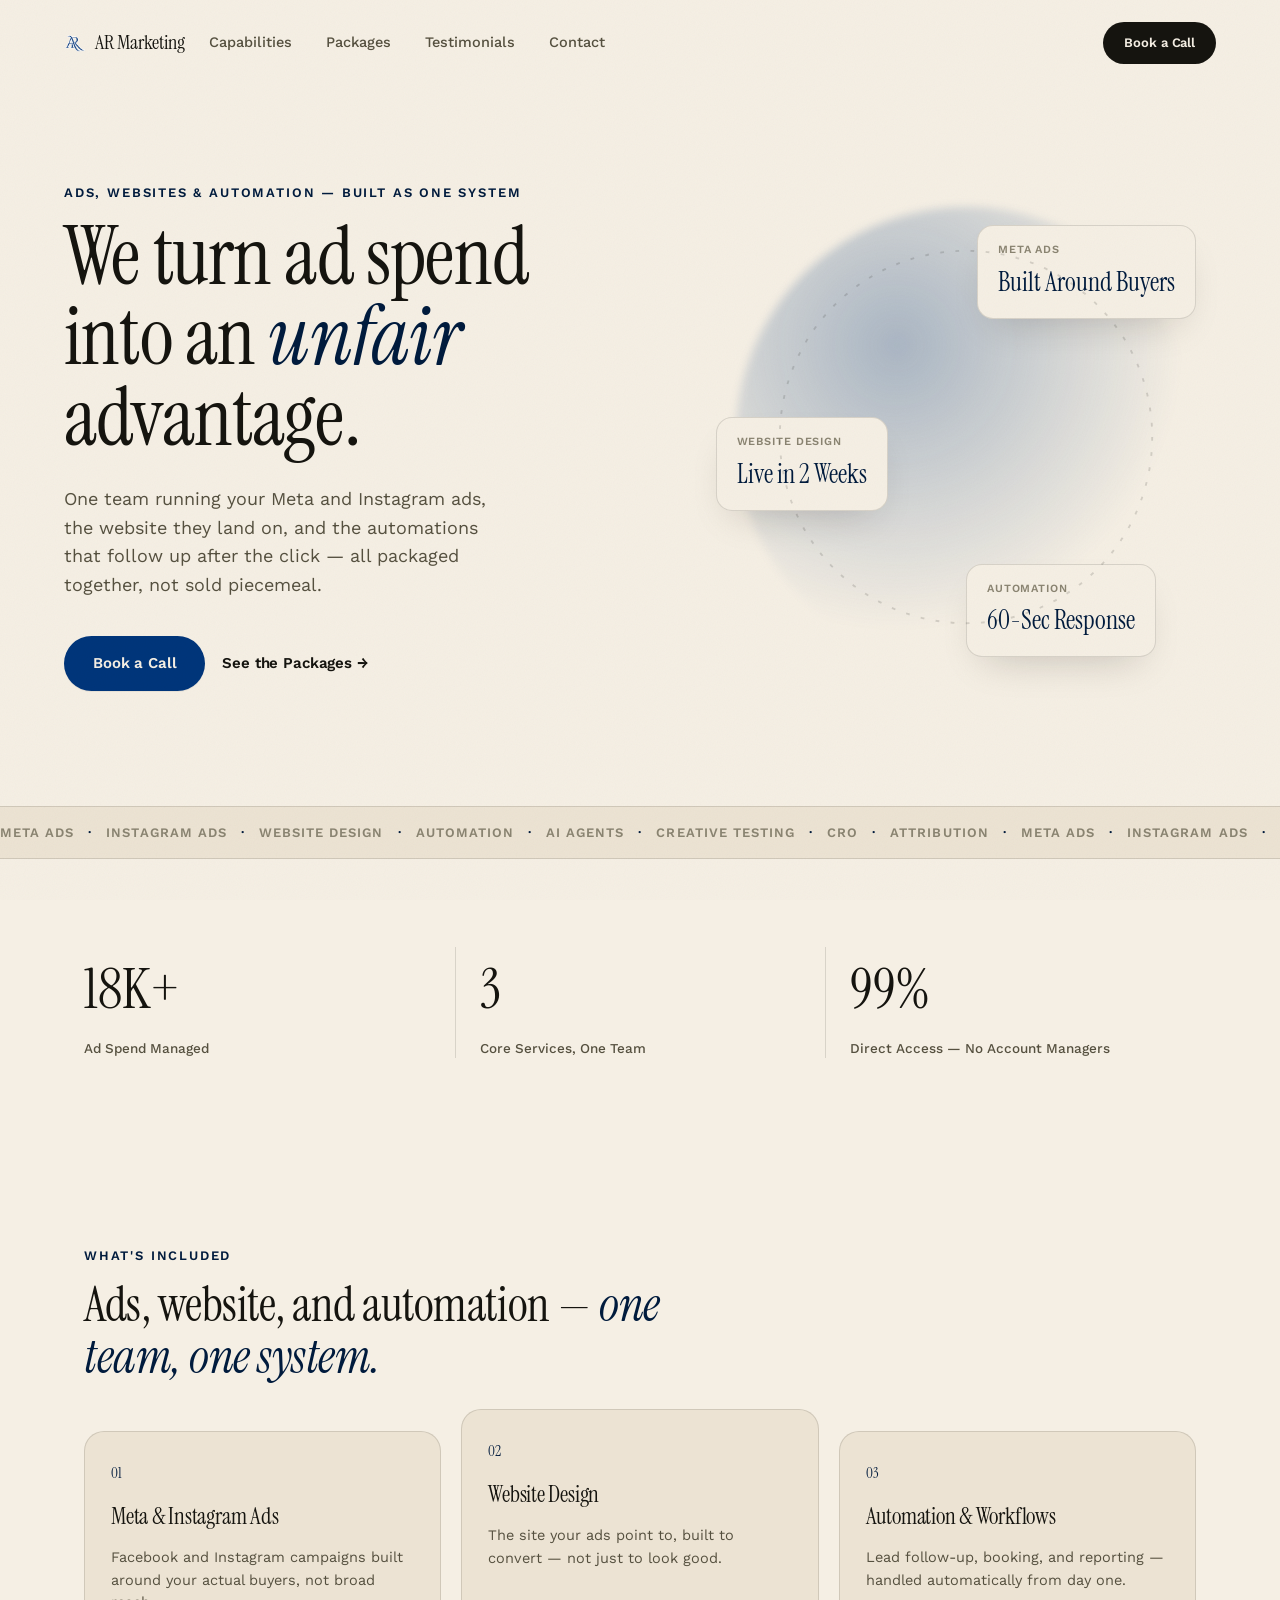
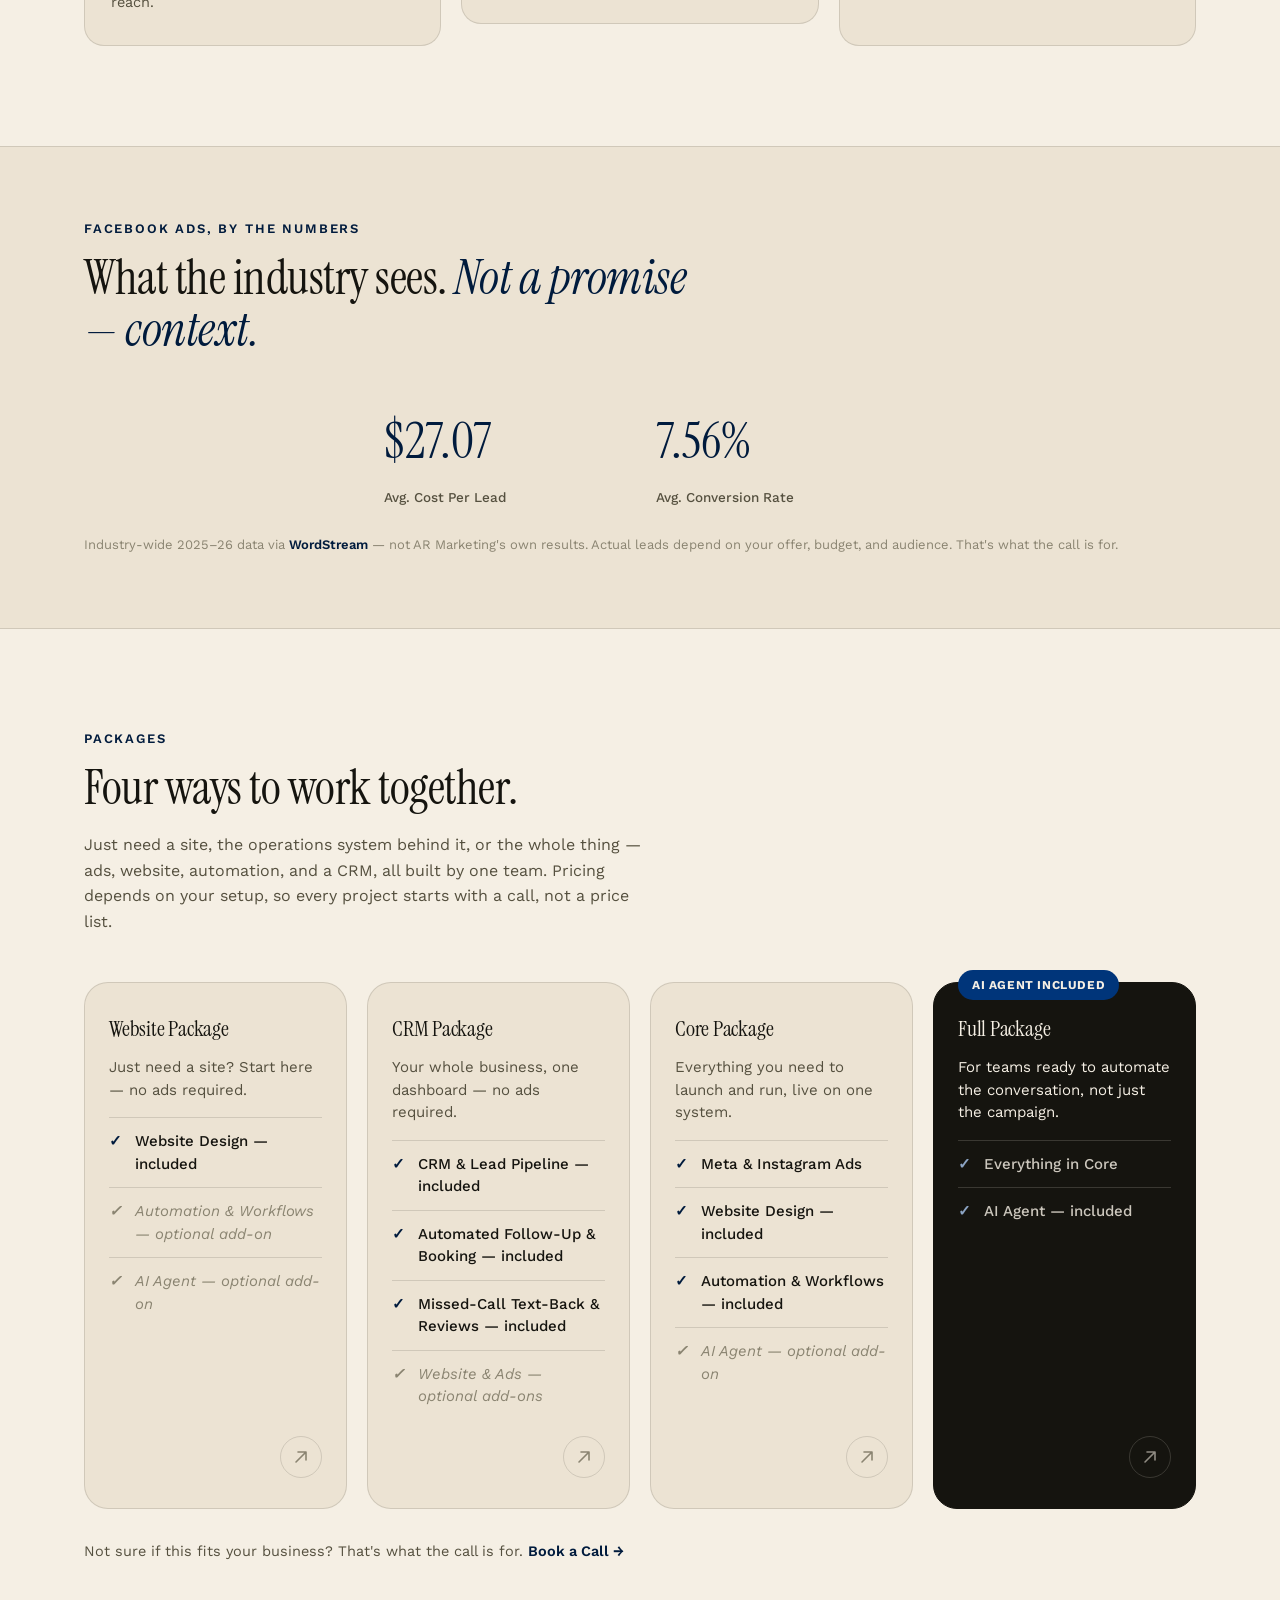
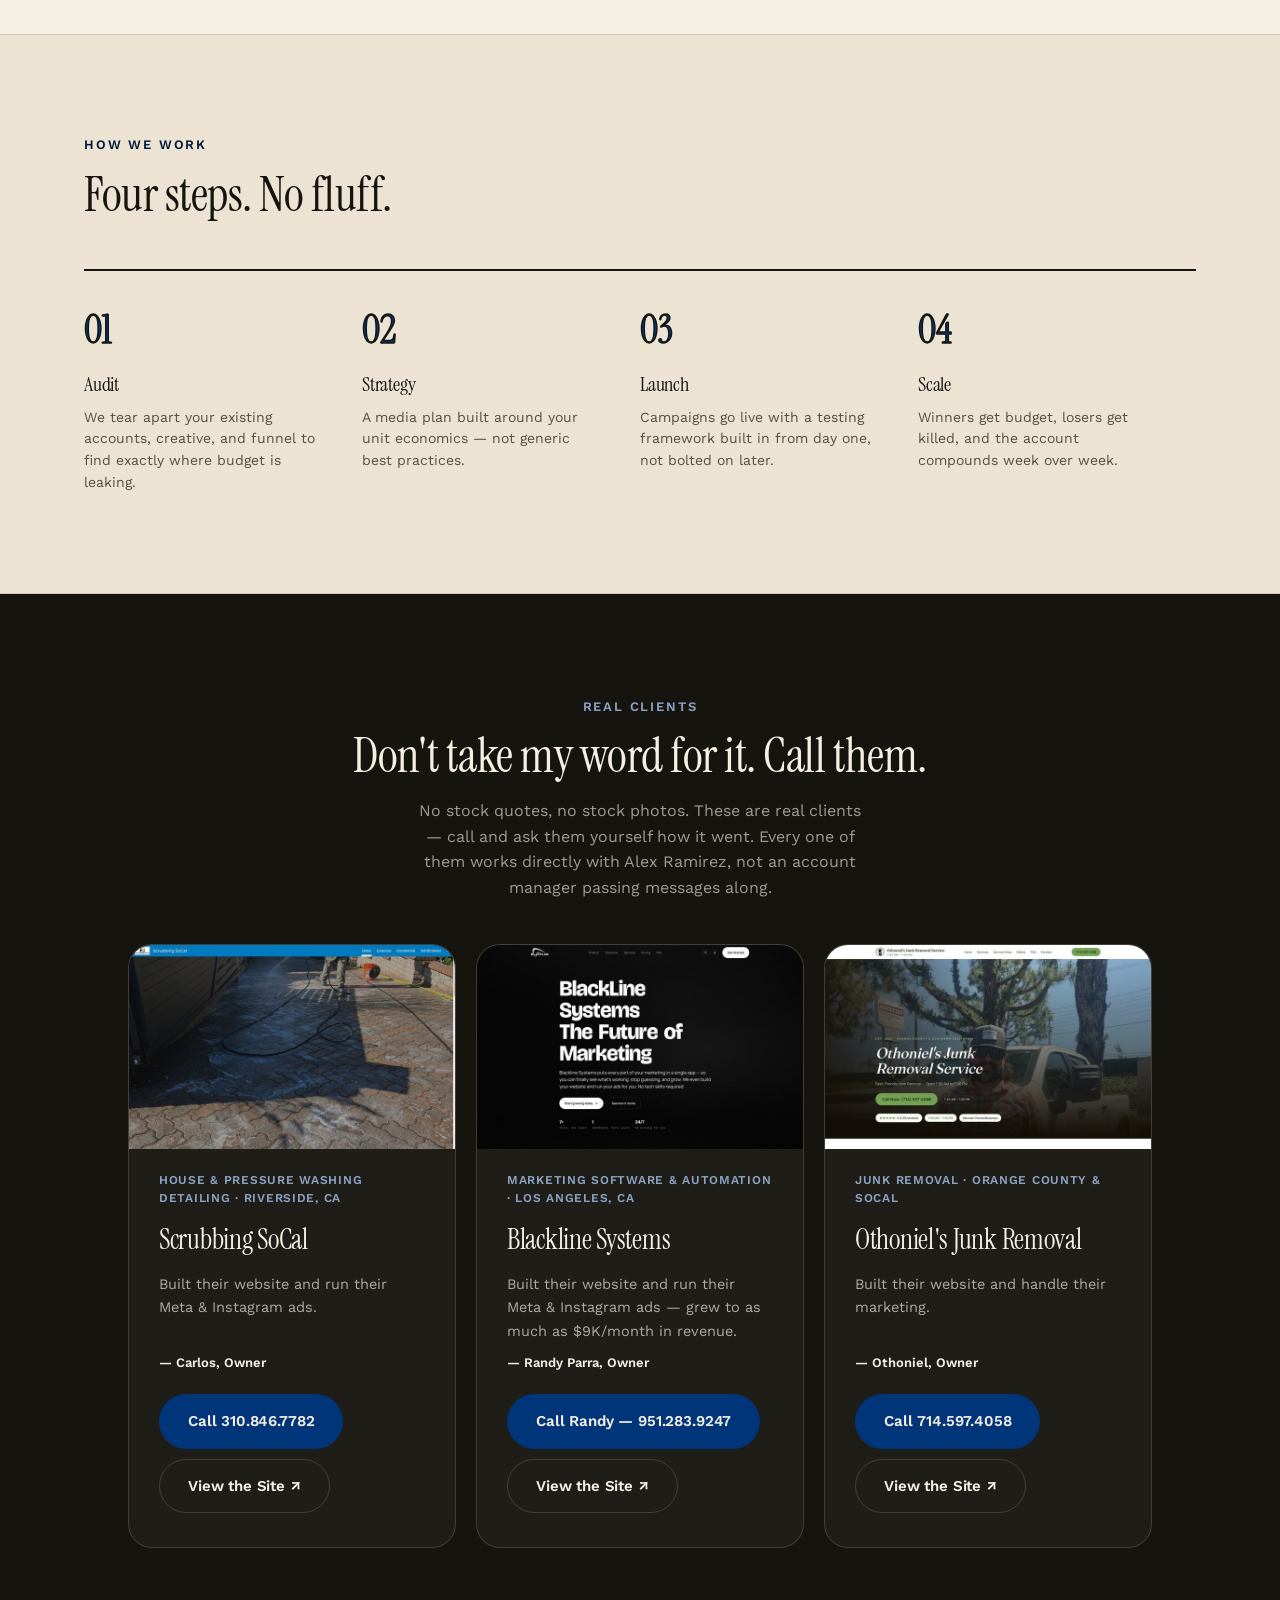
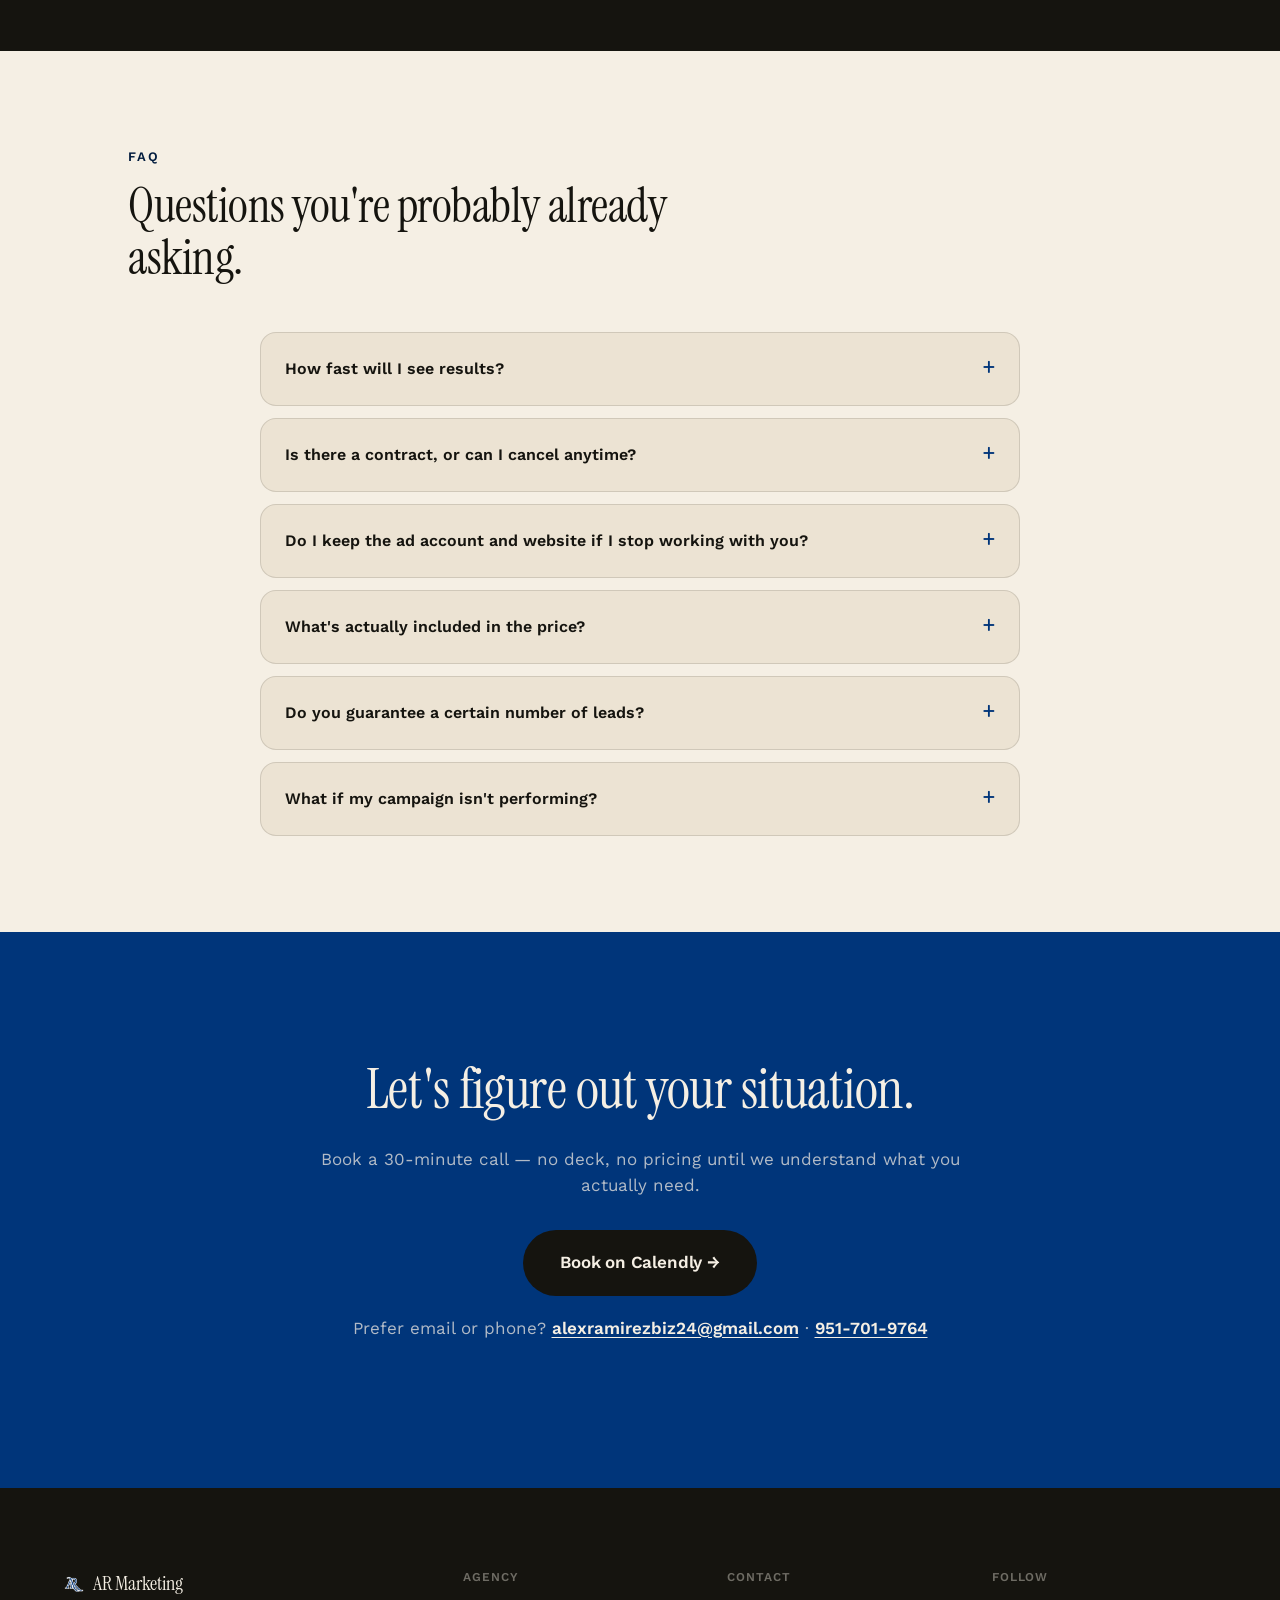
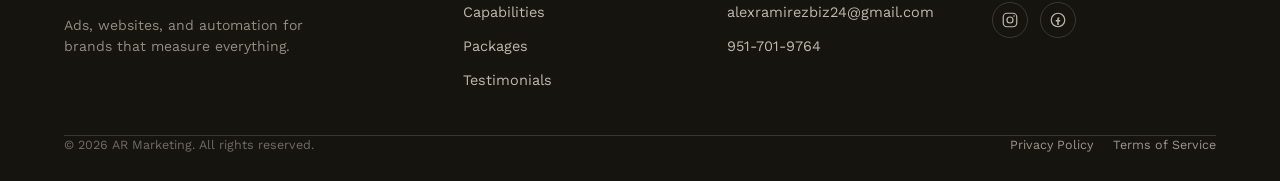
<file: index.html>
<!DOCTYPE html>
<html lang="en">
<head>
<meta charset="UTF-8">
<meta name="viewport" content="width=device-width, initial-scale=1.0">
<meta name="google-site-verification" content="XHoFRtKydpeQtQ1MDkKZIFdMUDRJveEJZdEZ3P3zC0g" />
<title>AR Marketing — Ads, Websites &amp; Automation, Built as One System</title>
<meta name="description" content="AR Marketing runs your Meta and Instagram ad campaigns, builds the website they land on, and automates what happens after the click — bundled as one package, with AI agents available too.">
<link rel="canonical" href="https://www.armarketingteam.agency/">

<link rel="icon" type="image/png" href="favicon.png">
<link rel="apple-touch-icon" href="apple-touch-icon.png">
<link rel="manifest" href="site.webmanifest">
<meta name="theme-color" content="#00357A">

<meta property="og:type" content="website">
<meta property="og:site_name" content="AR Marketing">
<meta property="og:title" content="AR Marketing — Ads, Websites &amp; Automation, Built as One System">
<meta property="og:description" content="Meta and Instagram ad campaigns, the website they land on, and the automation that follows up — bundled as one package.">
<meta property="og:url" content="https://www.armarketingteam.agency/">
<meta property="og:image" content="https://www.armarketingteam.agency/assets/og-image.png">
<meta property="og:image:alt" content="AR Marketing — Ads, Websites & Automation, Built as One System">
<meta property="og:image:width" content="1200">
<meta property="og:image:height" content="630">

<meta name="twitter:card" content="summary_large_image">
<meta name="twitter:title" content="AR Marketing — Ads, Websites &amp; Automation, Built as One System">
<meta name="twitter:description" content="Meta and Instagram ad campaigns, the website they land on, and the automation that follows up — bundled as one package.">
<meta name="twitter:image" content="https://www.armarketingteam.agency/assets/og-image.png">

<link rel="preconnect" href="https://fonts.googleapis.com">
<link rel="preconnect" href="https://fonts.gstatic.com" crossorigin>
<link href="https://fonts.googleapis.com/css2?family=Instrument+Serif:ital@0;1&family=Work+Sans:wght@400;500;600;700&display=swap" rel="stylesheet">
<link rel="stylesheet" href="styles.min.css?v=11">

<script type="application/ld+json">
{
  "@context": "https://schema.org",
  "@type": "AdvertisingAgency",
  "name": "AR Marketing",
  "description": "Meta & Instagram ad management, website design, and marketing automation, bundled as one package.",
  "url": "https://www.armarketingteam.agency/",
  "telephone": "+1-951-701-9764",
  "email": "alexramirezbiz24@gmail.com",
  "founder": {
    "@type": "Person",
    "name": "Alex Ramirez"
  },
  "areaServed": {
    "@type": "State",
    "name": "Southern California"
  },
  "sameAs": [
    "https://www.instagram.com/armarketing_team/",
    "https://www.facebook.com/profile.php?id=61578118346099"
  ],
  "dateModified": "2026-07-15"
}
</script>

<script type="application/ld+json">
{
  "@context": "https://schema.org",
  "@type": "FAQPage",
  "mainEntity": [
    {
      "@type": "Question",
      "name": "How fast will I see results?",
      "acceptedAnswer": {
        "@type": "Answer",
        "text": "Ad platforms need time to learn — expect the first 1–2 weeks to be a calibration period, with real, comparable data by month two. Anyone promising instant results on Meta ads isn't being straight with you."
      }
    },
    {
      "@type": "Question",
      "name": "Is there a contract, or can I cancel anytime?",
      "acceptedAnswer": {
        "@type": "Answer",
        "text": "Month-to-month. No long-term lock-in — if it's not working for you, you can walk away anytime."
      }
    },
    {
      "@type": "Question",
      "name": "Do I keep the ad account and website if I stop working with you?",
      "acceptedAnswer": {
        "@type": "Answer",
        "text": "Everything — the ad account, the website, the automations — runs on our system, so you get one dashboard and one point of contact instead of managing scattered logins yourself. If you leave, that access ends with the engagement, same as most managed marketing services."
      }
    },
    {
      "@type": "Question",
      "name": "What's actually included in the price?",
      "acceptedAnswer": {
        "@type": "Answer",
        "text": "Every Core package includes Meta & Instagram ads, your website, and the automation behind it. The AI Agent is an optional add-on, or included outright in the Full Package. Just need a site with no ads? There's a Website-only package too. Exact pricing depends on your setup, which is what the call is for."
      }
    },
    {
      "@type": "Question",
      "name": "Do you guarantee a certain number of leads?",
      "acceptedAnswer": {
        "@type": "Answer",
        "text": "No — and be skeptical of anyone who does. We'll give you honest, industry-benchmark expectations going in, and report real numbers once you're live, but no ad platform can guarantee outcomes it doesn't fully control."
      }
    },
    {
      "@type": "Question",
      "name": "What if my campaign isn't performing?",
      "acceptedAnswer": {
        "@type": "Answer",
        "text": "That's what the Audit → Strategy → Launch → Scale process is for — underperforming angles get killed, winners get more budget, and creative gets refreshed regularly instead of letting a slow campaign just sit."
      }
    }
  ]
}
</script>
</head>
<body>

<div class="grain" aria-hidden="true"></div>

<header class="nav" id="nav">
  <div class="nav__inner">
    <a href="#top" class="logo" aria-label="AR Marketing home">
      <img src="assets/brand/icon-transparent.png" width="22" height="22" alt="" aria-hidden="true" class="logo__mark">
      <span>AR Marketing</span>
    </a>
    <nav class="nav__links" aria-label="Primary">
      <a href="#capabilities">Capabilities</a>
      <a href="#packages">Packages</a>
      <a href="#testimonials">Testimonials</a>
      <a href="#cta">Contact</a>
    </nav>
    <a href="https://calendly.com/alexramirezbiz24/30min" target="_blank" rel="noopener" class="btn btn--small btn--ink nav__cta">Book a Call</a>
    <button class="nav__toggle" id="navToggle" aria-label="Toggle menu" aria-expanded="false" aria-controls="navMobile">
      <span></span><span></span>
    </button>
  </div>
  <nav class="nav__mobile" id="navMobile" aria-label="Mobile">
    <a href="#capabilities">Capabilities</a>
    <a href="#packages">Packages</a>
    <a href="#testimonials">Testimonials</a>
    <a href="#cta">Contact</a>
  </nav>
</header>

<main id="top">

  <section class="hero">
    <div class="hero__inner">
      <div class="hero__copy">
        <p class="eyebrow reveal" data-delay="0">Ads, Websites &amp; Automation — Built as One System</p>
        <h1 class="hero__title">
          <span class="reveal" data-delay="1">We turn ad spend</span><br>
          <span class="reveal" data-delay="2">into an <em>unfair</em></span><br>
          <span class="reveal" data-delay="3">advantage.</span>
        </h1>
        <p class="hero__sub reveal" data-delay="4">
          One team running your Meta and Instagram ads, the website they land on, and the
          automations that follow up after the click — all packaged together, not sold piecemeal.
        </p>
        <div class="hero__actions reveal" data-delay="5">
          <a href="https://calendly.com/alexramirezbiz24/30min" target="_blank" rel="noopener" class="btn btn--signal">Book a Call</a>
          <a href="#packages" class="btn btn--ghost">See the Packages →</a>
        </div>
      </div>
      <div class="hero__deco" aria-hidden="true">
        <div class="deco-blob"></div>
        <div class="deco-card deco-card--1 reveal" data-delay="3">
          <span class="deco-card__label">Meta Ads</span>
          <span class="deco-card__value">Built Around Buyers</span>
        </div>
        <div class="deco-card deco-card--2 reveal" data-delay="4">
          <span class="deco-card__label">Website Design</span>
          <span class="deco-card__value">Live in 2 Weeks</span>
        </div>
        <div class="deco-card deco-card--3 reveal" data-delay="5">
          <span class="deco-card__label">Automation</span>
          <span class="deco-card__value">60-Sec Response</span>
        </div>
        <svg class="deco-ring" viewBox="0 0 200 200" aria-hidden="true">
          <circle cx="100" cy="100" r="98" fill="none" stroke="currentColor" stroke-width="1" stroke-dasharray="2 6"/>
        </svg>
      </div>
    </div>
  </section>

  <div class="marquee" aria-hidden="true">
    <div class="marquee__track">
      <span>META ADS</span><span>·</span><span>INSTAGRAM ADS</span><span>·</span><span>WEBSITE DESIGN</span><span>·</span>
      <span>AUTOMATION</span><span>·</span><span>AI AGENTS</span><span>·</span><span>CREATIVE TESTING</span><span>·</span>
      <span>CRO</span><span>·</span><span>ATTRIBUTION</span><span>·</span>
      <span>META ADS</span><span>·</span><span>INSTAGRAM ADS</span><span>·</span><span>WEBSITE DESIGN</span><span>·</span>
      <span>AUTOMATION</span><span>·</span><span>AI AGENTS</span><span>·</span><span>CREATIVE TESTING</span><span>·</span>
      <span>CRO</span><span>·</span><span>ATTRIBUTION</span><span>·</span>
    </div>
  </div>

  <section class="stats">
    <div class="stats__inner">
      <div class="stat reveal">
        <span class="stat__num" data-target="18" data-suffix="K+">0</span>
        <span class="stat__label">Ad Spend Managed</span>
      </div>
      <div class="stat reveal" data-delay="1">
        <span class="stat__num" data-target="3" data-suffix="">0</span>
        <span class="stat__label">Core Services, One Team</span>
      </div>
      <div class="stat reveal" data-delay="2">
        <span class="stat__num" data-target="100" data-suffix="%">0</span>
        <span class="stat__label">Direct Access — No Account Managers</span>
      </div>
    </div>
  </section>

  <section class="services" id="capabilities">
    <div class="section-head">
      <p class="eyebrow reveal">What's Included</p>
      <h2 class="reveal" data-delay="1">Ads, website, and automation — <em>one team, one system.</em></h2>
    </div>
    <div class="services__grid">
      <article class="card reveal" data-delay="0">
        <span class="card__index">01</span>
        <h3>Meta &amp; Instagram Ads</h3>
        <p>Facebook and Instagram campaigns built around your actual buyers, not broad reach.</p>
      </article>
      <article class="card reveal" data-delay="1">
        <span class="card__index">02</span>
        <h3>Website Design</h3>
        <p>The site your ads point to, built to convert — not just to look good.</p>
      </article>
      <article class="card reveal" data-delay="2">
        <span class="card__index">03</span>
        <h3>Automation &amp; Workflows</h3>
        <p>Lead follow-up, booking, and reporting — handled automatically from day one.</p>
      </article>
    </div>
  </section>

  <section class="benchmarks" id="benchmarks">
    <div class="section-head">
      <p class="eyebrow reveal">Facebook Ads, By the Numbers</p>
      <h2 class="reveal" data-delay="1">What the industry sees. <em>Not a promise — context.</em></h2>
    </div>
    <div class="benchmarks__grid">
      <div class="benchmark reveal" data-delay="0">
        <span class="benchmark__value">$<span class="stat__num" data-target="27.66" data-decimals="2">0</span></span>
        <span class="benchmark__label">Avg. Cost Per Lead</span>
      </div>
      <div class="benchmark reveal" data-delay="1">
        <span class="benchmark__value"><span class="stat__num" data-target="7.72" data-decimals="2" data-suffix="%">0</span></span>
        <span class="benchmark__label">Avg. Conversion Rate</span>
      </div>
    </div>
    <p class="benchmarks__footnote reveal" data-delay="3">
      Industry-wide 2025–26 data via <a href="https://www.wordstream.com/blog/facebook-ads-benchmarks-2025" target="_blank" rel="noopener">WordStream</a> —
      not AR Marketing's own results. Actual leads depend on your offer, budget, and audience. That's what the call is for.
    </p>
  </section>

  <section class="packages" id="packages">
    <div class="section-head">
      <p class="eyebrow reveal">Packages</p>
      <h2 class="reveal" data-delay="1">Four ways to work together.</h2>
      <p class="packages__intro reveal" data-delay="2">
        Just need a site, the operations system behind it, or the whole thing — ads, website,
        automation, and a CRM, all built by one team. Pricing depends on your setup, so every
        project starts with a call, not a price list.
      </p>
    </div>
    <div class="packages__grid">
      <a href="website-package.html" class="package-card reveal" data-delay="0">
        <h3>Website Package</h3>
        <p class="package-card__tagline">Just need a site? Start here — no ads required.</p>
        <ul class="package-card__list">
          <li>Website Design — included</li>
          <li class="is-muted">Automation &amp; Workflows — optional add-on</li>
          <li class="is-muted">AI Agent — optional add-on</li>
        </ul>
        <span class="package-card__arrow" aria-hidden="true">
          <svg width="18" height="18" viewBox="0 0 18 18" fill="none"><path d="M4 14L14 4M14 4H6M14 4V12" stroke="currentColor" stroke-width="1.6" stroke-linecap="round" stroke-linejoin="round"/></svg>
        </span>
      </a>
      <a href="crm-package.html" class="package-card reveal" data-delay="1">
        <h3>CRM Package</h3>
        <p class="package-card__tagline">Your whole business, one dashboard — no ads required.</p>
        <ul class="package-card__list">
          <li>CRM &amp; Lead Pipeline — included</li>
          <li>Automated Follow-Up &amp; Booking — included</li>
          <li>Missed-Call Text-Back &amp; Reviews — included</li>
          <li class="is-muted">Website &amp; Ads — optional add-ons</li>
        </ul>
        <span class="package-card__arrow" aria-hidden="true">
          <svg width="18" height="18" viewBox="0 0 18 18" fill="none"><path d="M4 14L14 4M14 4H6M14 4V12" stroke="currentColor" stroke-width="1.6" stroke-linecap="round" stroke-linejoin="round"/></svg>
        </span>
      </a>
      <a href="core-package.html" class="package-card reveal" data-delay="2">
        <h3>Core Package</h3>
        <p class="package-card__tagline">Everything you need to launch and run, live on one system.</p>
        <ul class="package-card__list">
          <li>Meta &amp; Instagram Ads</li>
          <li>Website Design — included</li>
          <li>Automation &amp; Workflows — included</li>
          <li class="is-muted">AI Agent — optional add-on</li>
        </ul>
        <span class="package-card__arrow" aria-hidden="true">
          <svg width="18" height="18" viewBox="0 0 18 18" fill="none"><path d="M4 14L14 4M14 4H6M14 4V12" stroke="currentColor" stroke-width="1.6" stroke-linecap="round" stroke-linejoin="round"/></svg>
        </span>
      </a>
      <a href="full-package.html" class="package-card package-card--highlight reveal" data-delay="3">
        <span class="package-card__badge">AI Agent Included</span>
        <h3>Full Package</h3>
        <p class="package-card__tagline">For teams ready to automate the conversation, not just the campaign.</p>
        <ul class="package-card__list">
          <li>Everything in Core</li>
          <li>AI Agent — included</li>
        </ul>
        <span class="package-card__arrow" aria-hidden="true">
          <svg width="18" height="18" viewBox="0 0 18 18" fill="none"><path d="M4 14L14 4M14 4H6M14 4V12" stroke="currentColor" stroke-width="1.6" stroke-linecap="round" stroke-linejoin="round"/></svg>
        </span>
      </a>
    </div>
    <p class="packages__note reveal" data-delay="2">
      Not sure if this fits your business? That's what the call is for. <a href="https://calendly.com/alexramirezbiz24/30min" target="_blank" rel="noopener">Book a Call →</a>
    </p>
  </section>

  <section class="process" id="process">
    <div class="section-head">
      <p class="eyebrow reveal">How We Work</p>
      <h2 class="reveal" data-delay="1">Four steps. No fluff.</h2>
    </div>
    <ol class="process__list">
      <li class="process__step reveal" data-delay="0">
        <span class="process__num">01</span>
        <h3>Audit</h3>
        <p>We tear apart your existing accounts, creative, and funnel to find exactly where budget is leaking.</p>
      </li>
      <li class="process__step reveal" data-delay="1">
        <span class="process__num">02</span>
        <h3>Strategy</h3>
        <p>A media plan built around your unit economics — not generic best practices.</p>
      </li>
      <li class="process__step reveal" data-delay="2">
        <span class="process__num">03</span>
        <h3>Launch</h3>
        <p>Campaigns go live with a testing framework built in from day one, not bolted on later.</p>
      </li>
      <li class="process__step reveal" data-delay="3">
        <span class="process__num">04</span>
        <h3>Scale</h3>
        <p>Winners get budget, losers get killed, and the account compounds week over week.</p>
      </li>
    </ol>
  </section>

  <section class="references" id="testimonials">
    <div class="section-head">
      <p class="eyebrow eyebrow--onink reveal">Real Clients</p>
      <h2 class="reveal" data-delay="1">Don't take my word for it. Call them.</h2>
      <p class="references__intro reveal" data-delay="2">
        No stock quotes, no stock photos. These are real clients — call and ask them yourself how it went. Every one of them works directly with Alex Ramirez, not an account manager passing messages along.
      </p>
    </div>
    <div class="references__grid">
      <div class="reference-card reveal" data-delay="0">
        <div class="reference-card__shot">
          <img src="assets/screenshots/scrubbing.jpg" srcset="assets/screenshots/scrubbing-700.jpg 700w, assets/screenshots/scrubbing.jpg 1400w" sizes="(max-width: 720px) 90vw, 400px" alt="Scrubbing SoCal website, built by AR Marketing" loading="lazy" width="1400" height="875">
        </div>
        <p class="reference-card__meta">House &amp; Pressure Washing Detailing · Riverside, CA</p>
        <h3 class="reference-card__name">Scrubbing SoCal</h3>
        <p class="reference-card__body">Built their website and run their Meta &amp; Instagram ads.</p>
        <p class="reference-card__owner">— Carlos, Owner</p>
        <div class="reference-card__actions">
          <a href="tel:+13108467782" class="btn btn--signal">Call 310.846.7782</a>
          <a href="https://www.scrubbingsocal.com/" target="_blank" rel="noopener" class="btn btn--outline btn--outline-light">View the Site ↗</a>
        </div>
      </div>
      <div class="reference-card reveal" data-delay="1">
        <div class="reference-card__shot">
          <img src="assets/screenshots/blackline.jpg" srcset="assets/screenshots/blackline-700.jpg 700w, assets/screenshots/blackline.jpg 1400w" sizes="(max-width: 720px) 90vw, 400px" alt="Blackline Systems website, built by AR Marketing" loading="lazy" width="1400" height="875">
        </div>
        <p class="reference-card__meta">Marketing Software &amp; Automation · Los Angeles, CA</p>
        <h3 class="reference-card__name">Blackline Systems</h3>
        <p class="reference-card__body">Built their website and run their Meta &amp; Instagram ads — grew to as much as $9K/month in revenue.</p>
        <p class="reference-card__owner">— Randy Parra, Owner</p>
        <div class="reference-card__actions">
          <a href="tel:+19512839247" class="btn btn--signal">Call Randy — 951.283.9247</a>
          <a href="https://blacklinesystems.info/" target="_blank" rel="noopener" class="btn btn--outline btn--outline-light">View the Site ↗</a>
        </div>
      </div>
      <div class="reference-card reveal" data-delay="2">
        <div class="reference-card__shot">
          <img src="assets/screenshots/othoniels.jpg" srcset="assets/screenshots/othoniels-700.jpg 700w, assets/screenshots/othoniels.jpg 1400w" sizes="(max-width: 720px) 90vw, 400px" alt="Othoniel's Junk Removal website, built by AR Marketing" loading="lazy" width="1400" height="875">
        </div>
        <p class="reference-card__meta">Junk Removal · Orange County &amp; SoCal</p>
        <h3 class="reference-card__name">Othoniel's Junk Removal</h3>
        <p class="reference-card__body">Built their website and handle their marketing.</p>
        <p class="reference-card__owner">— Othoniel, Owner</p>
        <div class="reference-card__actions">
          <a href="tel:+17145974058" class="btn btn--signal">Call 714.597.4058</a>
          <a href="https://othonielsjunkremoval.com/" target="_blank" rel="noopener" class="btn btn--outline btn--outline-light">View the Site ↗</a>
        </div>
      </div>
    </div>
  </section>

  <section class="faq" id="faq">
    <div class="section-head">
      <p class="eyebrow reveal">FAQ</p>
      <h2 class="reveal" data-delay="1">Questions you're probably already asking.</h2>
    </div>
    <div class="faq__list">
      <details class="faq__item reveal" data-delay="0">
        <summary>How fast will I see results?</summary>
        <p>Ad platforms need time to learn — expect the first 1–2 weeks to be a calibration period, with real, comparable data by month two. Anyone promising instant results on Meta ads isn't being straight with you.</p>
      </details>
      <details class="faq__item reveal" data-delay="1">
        <summary>Is there a contract, or can I cancel anytime?</summary>
        <p>Month-to-month. No long-term lock-in — if it's not working for you, you can walk away anytime.</p>
      </details>
      <details class="faq__item reveal" data-delay="2">
        <summary>Do I keep the ad account and website if I stop working with you?</summary>
        <p>Everything — the ad account, the website, the automations — runs on our system, so you get one dashboard and one point of contact instead of managing scattered logins yourself. If you leave, that access ends with the engagement, same as most managed marketing services.</p>
      </details>
      <details class="faq__item reveal" data-delay="3">
        <summary>What's actually included in the price?</summary>
        <p>Every Core package includes Meta &amp; Instagram ads, your website, and the automation behind it. The AI Agent is an optional add-on, or included outright in the Full Package. Just need a site with no ads? There's a Website-only package too. Exact pricing depends on your setup, which is what the call is for.</p>
      </details>
      <details class="faq__item reveal" data-delay="0">
        <summary>Do you guarantee a certain number of leads?</summary>
        <p>No — and be skeptical of anyone who does. We'll give you honest, industry-benchmark expectations going in, and report real numbers once you're live, but no ad platform can guarantee outcomes it doesn't fully control.</p>
      </details>
      <details class="faq__item reveal" data-delay="1">
        <summary>What if my campaign isn't performing?</summary>
        <p>That's what the Audit → Strategy → Launch → Scale process is for — underperforming angles get killed, winners get more budget, and creative gets refreshed regularly instead of letting a slow campaign just sit.</p>
      </details>
    </div>
  </section>

  <section class="cta" id="cta">
    <div class="cta__inner">
      <h2 class="reveal">Let's figure out your situation.</h2>
      <p class="reveal" data-delay="1">Book a 30-minute call — no deck, no pricing until we understand what you actually need.</p>
      <div class="cta__actions reveal" data-delay="2">
        <a href="https://calendly.com/alexramirezbiz24/30min" target="_blank" rel="noopener" class="btn btn--ink btn--large">Book on Calendly →</a>
      </div>
      <p class="cta__alt reveal" data-delay="3">
        Prefer email or phone? <a href="mailto:alexramirezbiz24@gmail.com">alexramirezbiz24@gmail.com</a> · <a href="tel:+19517019764">951-701-9764</a>
      </p>
    </div>
  </section>

</main>

<footer class="footer">
  <div class="footer__inner">
    <div class="footer__brand">
      <a href="#top" class="logo logo--light">
        <img src="assets/brand/icon-transparent.png" width="20" height="20" alt="" aria-hidden="true" class="logo__mark">
        <span>AR Marketing</span>
      </a>
      <p>Ads, websites, and automation for brands that measure everything.</p>
    </div>
    <div class="footer__col">
      <h4>Agency</h4>
      <a href="#capabilities">Capabilities</a>
      <a href="#packages">Packages</a>
      <a href="#testimonials">Testimonials</a>
    </div>
    <div class="footer__col">
      <h4>Contact</h4>
      <a href="mailto:alexramirezbiz24@gmail.com">alexramirezbiz24@gmail.com</a>
      <a href="tel:+19517019764">951-701-9764</a>
    </div>
    <div class="footer__col">
      <h4>Follow</h4>
      <div class="footer__social">
        <a href="https://www.instagram.com/armarketing_team/" target="_blank" rel="noopener" aria-label="AR Marketing on Instagram">
          <svg width="18" height="18" viewBox="0 0 24 24" fill="none" aria-hidden="true">
            <rect x="3" y="3" width="18" height="18" rx="5" stroke="currentColor" stroke-width="1.6"/>
            <circle cx="12" cy="12" r="4" stroke="currentColor" stroke-width="1.6"/>
            <circle cx="17.3" cy="6.7" r="1.1" fill="currentColor"/>
          </svg>
        </a>
        <a href="https://www.facebook.com/profile.php?id=61578118346099" target="_blank" rel="noopener" aria-label="AR Marketing on Facebook">
          <svg width="18" height="18" viewBox="0 0 24 24" fill="none" aria-hidden="true">
            <circle cx="12" cy="12" r="9" stroke="currentColor" stroke-width="1.6"/>
            <path d="M14 8.5h-1.5a1.5 1.5 0 0 0-1.5 1.5v2H9v2h2v4.5h2V14h1.8l.3-2H13v-1.5a.5.5 0 0 1 .5-.5H14V8.5z" fill="currentColor"/>
          </svg>
        </a>
      </div>
    </div>
  </div>
  <div class="footer__bottom footer__bottom--standalone">
    <span>© 2026 AR Marketing. All rights reserved.</span>
    <span class="footer__legal-links">
      <a href="privacy.html">Privacy Policy</a>
      <a href="terms.html">Terms of Service</a>
    </span>
  </div>
</footer>

<script src="script.min.js"></script>

<!-- Calendly badge widget begin -->
<link href="https://assets.calendly.com/assets/external/widget.css" rel="stylesheet">
<script src="https://assets.calendly.com/assets/external/widget.js" type="text/javascript" async></script>
<script type="text/javascript">window.onload = function() { Calendly.initBadgeWidget({ url: 'https://calendly.com/alexramirezbiz24/30min', text: 'Schedule time with me', color: '#00357A', textColor: '#F5EFE4', branding: true }); }</script>
<!-- Calendly badge widget end -->
</body>
</html>
</file>
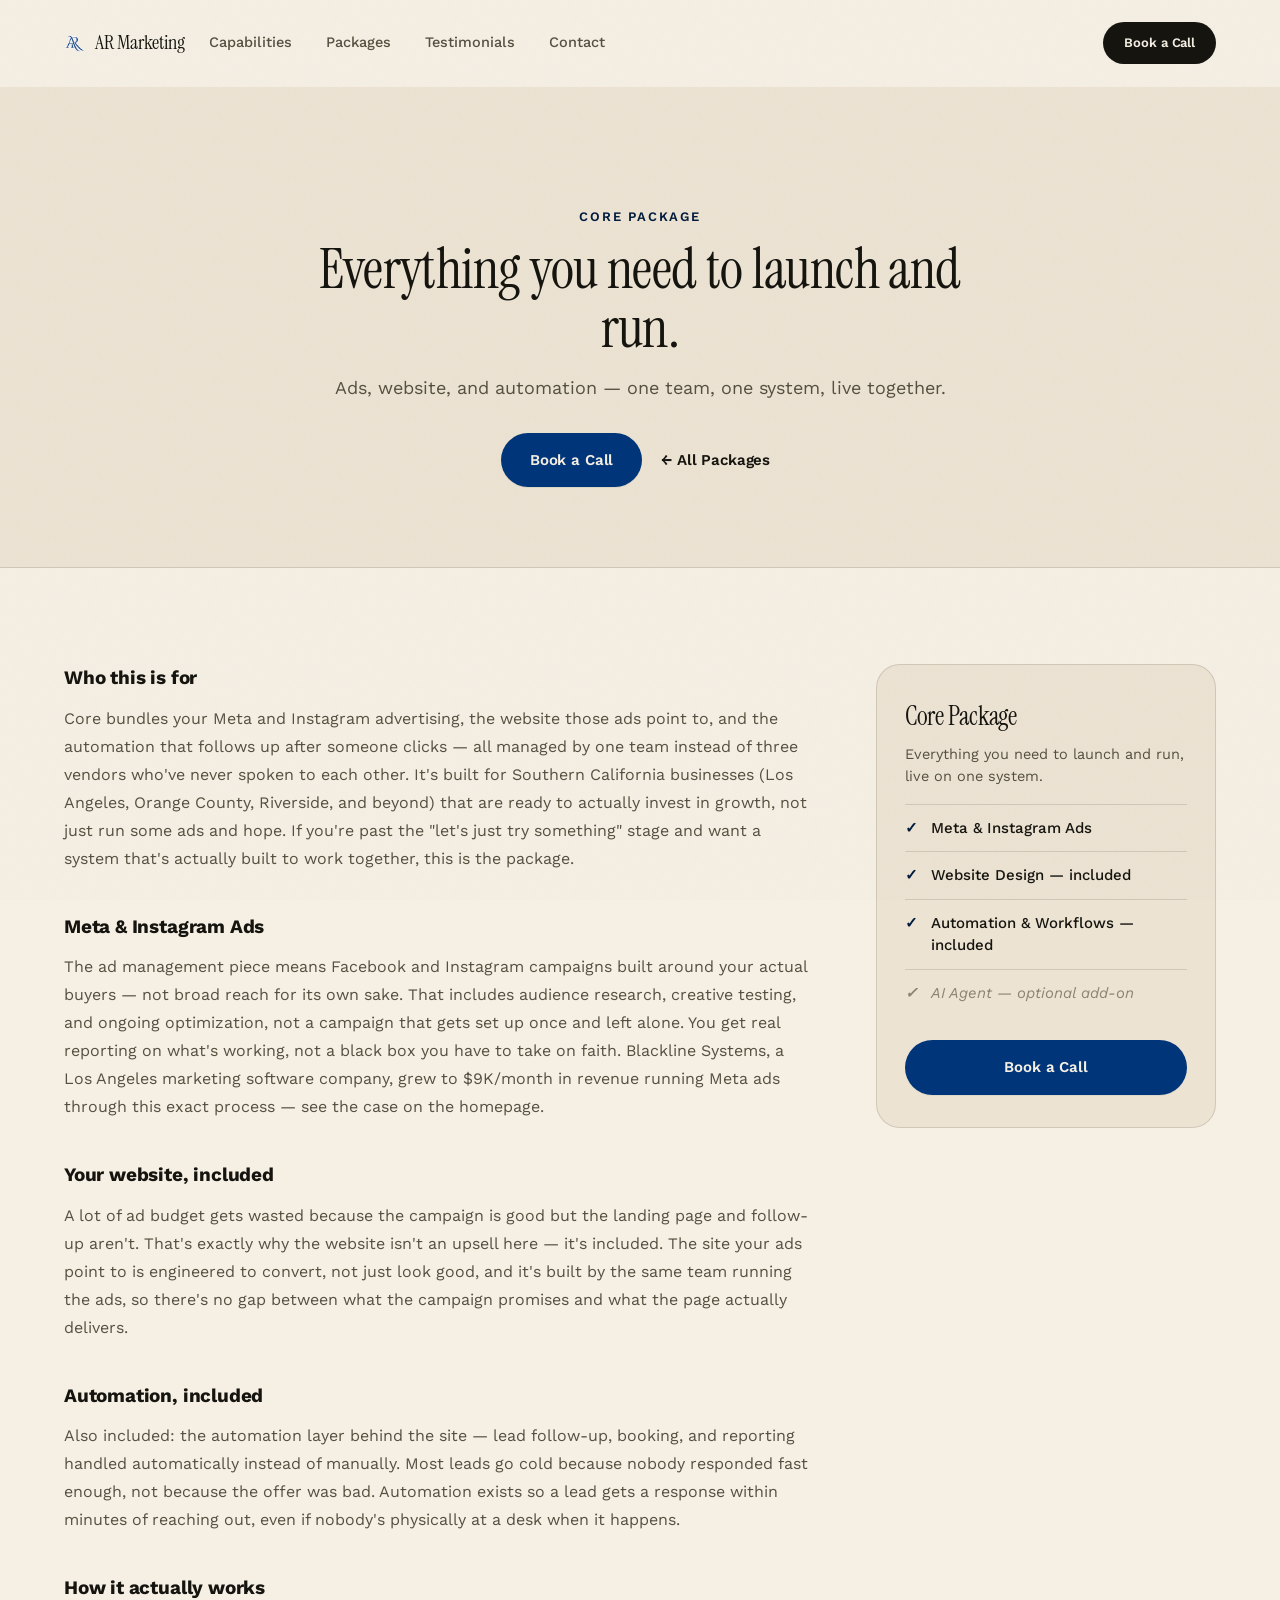
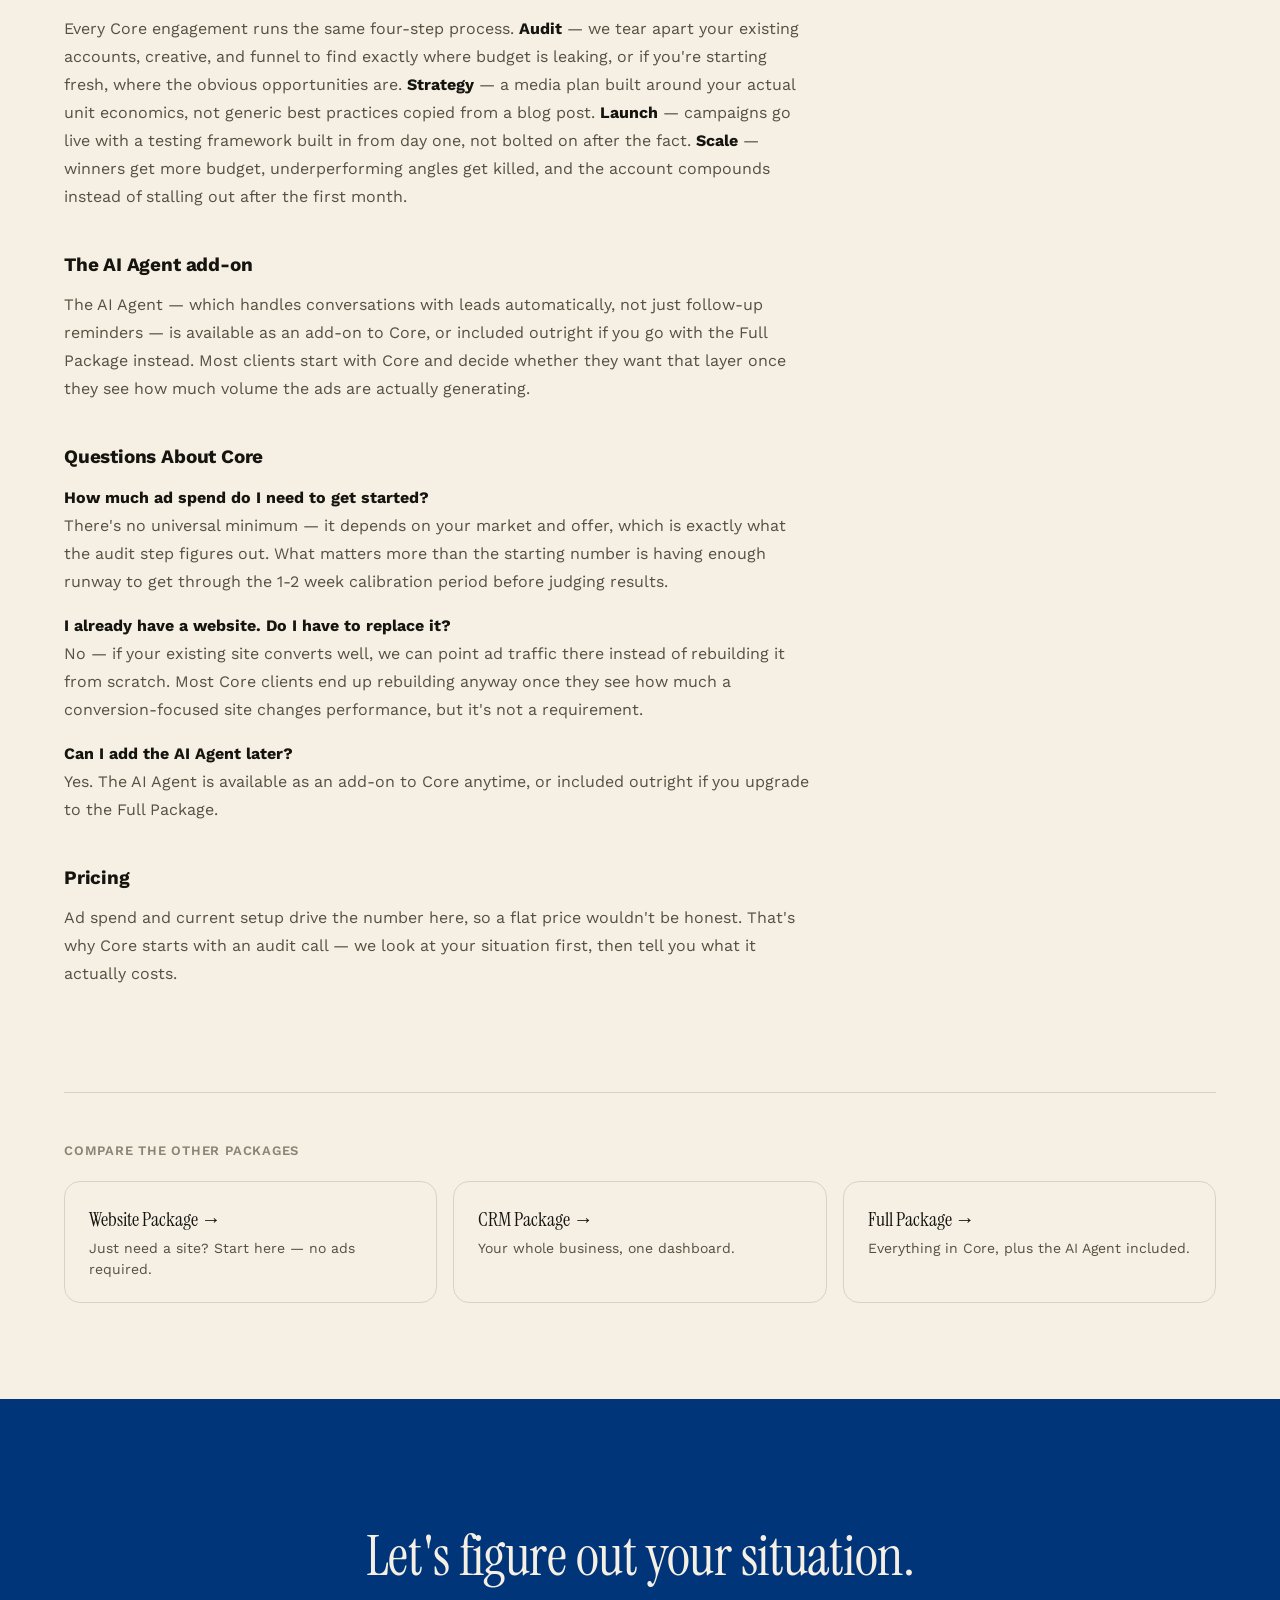
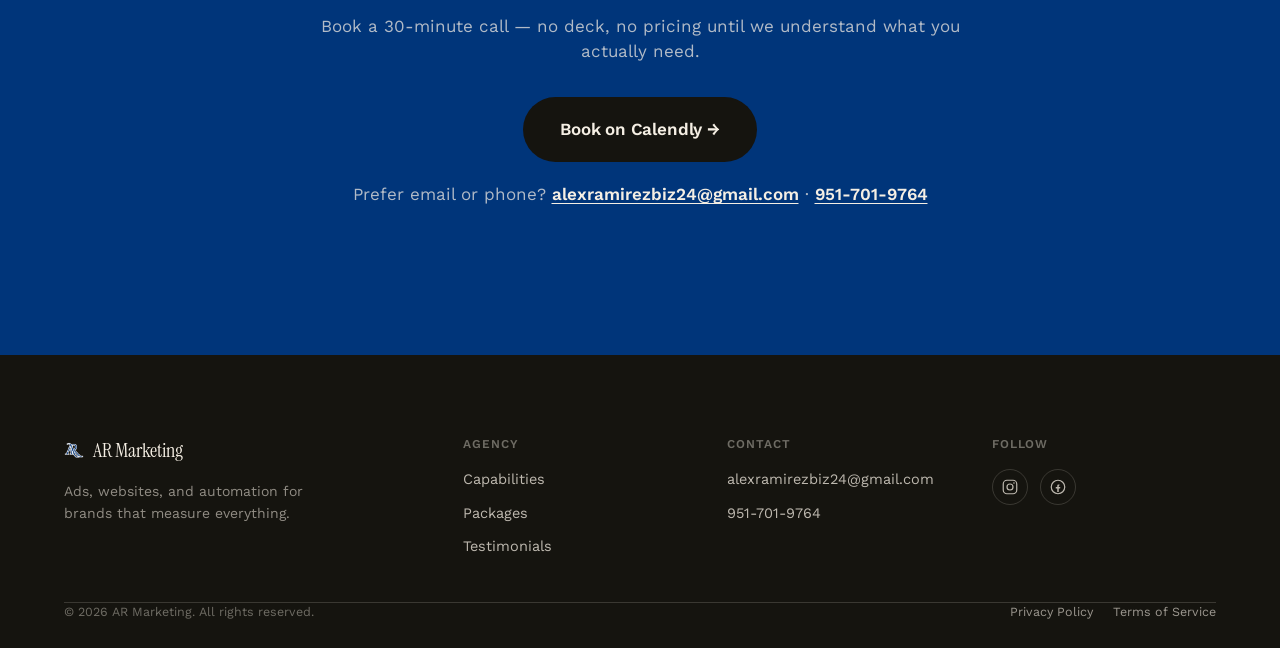
<file: core-package.html>
<!DOCTYPE html>
<html lang="en">
<head>
<meta charset="UTF-8">
<meta name="viewport" content="width=device-width, initial-scale=1.0">
<title>Core Package — AR Marketing</title>
<meta name="description" content="Meta and Instagram ads, your website, and the automation behind it — all built and managed by one team. The full growth system, minus the AI Agent.">
<link rel="canonical" href="https://www.armarketingteam.agency/core-package.html">

<link rel="icon" type="image/png" href="favicon.png">
<link rel="apple-touch-icon" href="apple-touch-icon.png">
<link rel="manifest" href="site.webmanifest">
<meta name="theme-color" content="#00357A">

<meta property="og:type" content="website">
<meta property="og:site_name" content="AR Marketing">
<meta property="og:title" content="Core Package — AR Marketing">
<meta property="og:description" content="Meta and Instagram ads, your website, and the automation behind it — all built and managed by one team.">
<meta property="og:url" content="https://www.armarketingteam.agency/core-package.html">
<meta property="og:image" content="https://www.armarketingteam.agency/assets/og-image.png">
<meta property="og:image:alt" content="AR Marketing — Core Package">
<meta property="og:image:width" content="1200">
<meta property="og:image:height" content="630">

<link rel="preconnect" href="https://fonts.googleapis.com">
<link rel="preconnect" href="https://fonts.gstatic.com" crossorigin>
<link href="https://fonts.googleapis.com/css2?family=Instrument+Serif:ital@0;1&family=Work+Sans:wght@400;500;600;700&display=swap" rel="stylesheet">
<link rel="stylesheet" href="styles.min.css?v=11">

<script type="application/ld+json">
{
  "@context": "https://schema.org",
  "@type": "Service",
  "name": "Core Package",
  "serviceType": "Social Media Advertising, Website Design, Marketing Automation",
  "description": "Meta and Instagram ads, your website, and the automation behind it — all built and managed by one team.",
  "url": "https://www.armarketingteam.agency/core-package.html",
  "provider": {
    "@type": "AdvertisingAgency",
    "name": "AR Marketing",
    "url": "https://www.armarketingteam.agency/",
    "telephone": "+1-951-701-9764"
  },
  "areaServed": {
    "@type": "State",
    "name": "Southern California"
  },
  "dateModified": "2026-07-15"
}
</script>
<script type="application/ld+json">
{
  "@context": "https://schema.org",
  "@type": "FAQPage",
  "mainEntity": [
    {
      "@type": "Question",
      "name": "How much ad spend do I need to get started with Core?",
      "acceptedAnswer": {
        "@type": "Answer",
        "text": "There's no universal minimum — it depends on your market and offer, which is exactly what the audit step figures out. What matters more than the starting number is having enough runway to get through the 1-2 week calibration period before judging results."
      }
    },
    {
      "@type": "Question",
      "name": "I already have a website. Do I have to replace it?",
      "acceptedAnswer": {
        "@type": "Answer",
        "text": "No — if your existing site converts well, we can point ad traffic there instead of rebuilding it from scratch. Most Core clients end up rebuilding anyway once they see how much a conversion-focused site changes performance, but it's not a requirement."
      }
    },
    {
      "@type": "Question",
      "name": "Can I add the AI Agent to Core later?",
      "acceptedAnswer": {
        "@type": "Answer",
        "text": "Yes. The AI Agent is available as an add-on to Core anytime, or included outright if you upgrade to the Full Package."
      }
    }
  ]
}
</script>
<script type="application/ld+json">
{
  "@context": "https://schema.org",
  "@type": "BreadcrumbList",
  "itemListElement": [
    {
      "@type": "ListItem",
      "position": 1,
      "name": "Home",
      "item": "https://www.armarketingteam.agency/"
    },
    {
      "@type": "ListItem",
      "position": 2,
      "name": "Packages",
      "item": "https://www.armarketingteam.agency/#packages"
    },
    {
      "@type": "ListItem",
      "position": 3,
      "name": "Core Package",
      "item": "https://www.armarketingteam.agency/core-package.html"
    }
  ]
}
</script>
</head>
<body>

<div class="grain" aria-hidden="true"></div>

<header class="nav" id="nav">
  <div class="nav__inner">
    <a href="index.html" class="logo" aria-label="AR Marketing home">
      <img src="assets/brand/icon-transparent.png" width="22" height="22" alt="" aria-hidden="true" class="logo__mark">
      <span>AR Marketing</span>
    </a>
    <nav class="nav__links" aria-label="Primary">
      <a href="index.html#capabilities">Capabilities</a>
      <a href="index.html#packages">Packages</a>
      <a href="index.html#testimonials">Testimonials</a>
      <a href="index.html#cta">Contact</a>
    </nav>
    <a href="https://calendly.com/alexramirezbiz24/30min" target="_blank" rel="noopener" class="btn btn--small btn--ink nav__cta">Book a Call</a>
    <button class="nav__toggle" id="navToggle" aria-label="Toggle menu" aria-expanded="false" aria-controls="navMobile">
      <span></span><span></span>
    </button>
  </div>
  <nav class="nav__mobile" id="navMobile" aria-label="Mobile">
    <a href="index.html#capabilities">Capabilities</a>
    <a href="index.html#packages">Packages</a>
    <a href="index.html#testimonials">Testimonials</a>
    <a href="index.html#cta">Contact</a>
  </nav>
</header>

<main>
  <section class="package-hero">
    <div class="package-hero__inner">
      <p class="eyebrow">Core Package</p>
      <h1>Everything you need to launch and run.</h1>
      <p class="package-hero__tagline">Ads, website, and automation — one team, one system, live together.</p>
      <div class="package-hero__actions">
        <a href="https://calendly.com/alexramirezbiz24/30min" target="_blank" rel="noopener" class="btn btn--signal">Book a Call</a>
        <a href="index.html#packages" class="btn btn--ghost">← All Packages</a>
      </div>
    </div>
  </section>

  <section class="package-detail">
    <div class="package-detail__inner">
      <div class="package-detail__prose">
        <h2>Who this is for</h2>
        <p>Core bundles your Meta and Instagram advertising, the website those ads point to, and the automation that follows up after someone clicks — all managed by one team instead of three vendors who've never spoken to each other. It's built for Southern California businesses (Los Angeles, Orange County, Riverside, and beyond) that are ready to actually invest in growth, not just run some ads and hope. If you're past the "let's just try something" stage and want a system that's actually built to work together, this is the package.</p>

        <h2>Meta &amp; Instagram Ads</h2>
        <p>The ad management piece means Facebook and Instagram campaigns built around your actual buyers — not broad reach for its own sake. That includes audience research, creative testing, and ongoing optimization, not a campaign that gets set up once and left alone. You get real reporting on what's working, not a black box you have to take on faith. Blackline Systems, a Los Angeles marketing software company, grew to $9K/month in revenue running Meta ads through this exact process — <a href="index.html#testimonials">see the case on the homepage</a>.</p>

        <h2>Your website, included</h2>
        <p>A lot of ad budget gets wasted because the campaign is good but the landing page and follow-up aren't. That's exactly why the website isn't an upsell here — it's included. The site your ads point to is engineered to convert, not just look good, and it's built by the same team running the ads, so there's no gap between what the campaign promises and what the page actually delivers.</p>

        <h2>Automation, included</h2>
        <p>Also included: the automation layer behind the site — lead follow-up, booking, and reporting handled automatically instead of manually. Most leads go cold because nobody responded fast enough, not because the offer was bad. Automation exists so a lead gets a response within minutes of reaching out, even if nobody's physically at a desk when it happens.</p>

        <h2>How it actually works</h2>
        <p>Every Core engagement runs the same four-step process. <strong>Audit</strong> — we tear apart your existing accounts, creative, and funnel to find exactly where budget is leaking, or if you're starting fresh, where the obvious opportunities are. <strong>Strategy</strong> — a media plan built around your actual unit economics, not generic best practices copied from a blog post. <strong>Launch</strong> — campaigns go live with a testing framework built in from day one, not bolted on after the fact. <strong>Scale</strong> — winners get more budget, underperforming angles get killed, and the account compounds instead of stalling out after the first month.</p>

        <h2>The AI Agent add-on</h2>
        <p>The AI Agent — which handles conversations with leads automatically, not just follow-up reminders — is available as an add-on to Core, or included outright if you go with the Full Package instead. Most clients start with Core and decide whether they want that layer once they see how much volume the ads are actually generating.</p>

        <h2>Questions About Core</h2>
        <p><strong>How much ad spend do I need to get started?</strong><br>
        There's no universal minimum — it depends on your market and offer, which is exactly what the audit step figures out. What matters more than the starting number is having enough runway to get through the 1-2 week calibration period before judging results.</p>
        <p><strong>I already have a website. Do I have to replace it?</strong><br>
        No — if your existing site converts well, we can point ad traffic there instead of rebuilding it from scratch. Most Core clients end up rebuilding anyway once they see how much a conversion-focused site changes performance, but it's not a requirement.</p>
        <p><strong>Can I add the AI Agent later?</strong><br>
        Yes. The AI Agent is available as an add-on to Core anytime, or included outright if you upgrade to the Full Package.</p>

        <h2>Pricing</h2>
        <p>Ad spend and current setup drive the number here, so a flat price wouldn't be honest. That's why Core starts with an audit call — we look at your situation first, then tell you what it actually costs.</p>
      </div>

      <aside class="package-summary">
        <h3>Core Package</h3>
        <p class="package-summary__tagline">Everything you need to launch and run, live on one system.</p>
        <ul class="package-card__list">
          <li>Meta &amp; Instagram Ads</li>
          <li>Website Design — included</li>
          <li>Automation &amp; Workflows — included</li>
          <li class="is-muted">AI Agent — optional add-on</li>
        </ul>
        <a href="https://calendly.com/alexramirezbiz24/30min" target="_blank" rel="noopener" class="btn btn--signal package-summary__cta">Book a Call</a>
      </aside>
    </div>

    <div class="package-crosslinks">
      <p class="package-crosslinks__label">Compare the other packages</p>
      <div class="package-crosslinks__grid">
        <a href="website-package.html" class="package-crosslink">
          <span class="package-crosslink__name">Website Package →</span>
          <span class="package-crosslink__desc">Just need a site? Start here — no ads required.</span>
        </a>
        <a href="crm-package.html" class="package-crosslink">
          <span class="package-crosslink__name">CRM Package →</span>
          <span class="package-crosslink__desc">Your whole business, one dashboard.</span>
        </a>
        <a href="full-package.html" class="package-crosslink">
          <span class="package-crosslink__name">Full Package →</span>
          <span class="package-crosslink__desc">Everything in Core, plus the AI Agent included.</span>
        </a>
      </div>
    </div>
  </section>

  <section class="cta" id="cta">
    <div class="cta__inner">
      <h2 class="reveal">Let's figure out your situation.</h2>
      <p class="reveal" data-delay="1">Book a 30-minute call — no deck, no pricing until we understand what you actually need.</p>
      <div class="cta__actions reveal" data-delay="2">
        <a href="https://calendly.com/alexramirezbiz24/30min" target="_blank" rel="noopener" class="btn btn--ink btn--large">Book on Calendly →</a>
      </div>
      <p class="cta__alt reveal" data-delay="3">
        Prefer email or phone? <a href="mailto:alexramirezbiz24@gmail.com">alexramirezbiz24@gmail.com</a> · <a href="tel:+19517019764">951-701-9764</a>
      </p>
    </div>
  </section>
</main>

<footer class="footer">
  <div class="footer__inner">
    <div class="footer__brand">
      <a href="index.html" class="logo logo--light">
        <img src="assets/brand/icon-transparent.png" width="20" height="20" alt="" aria-hidden="true" class="logo__mark">
        <span>AR Marketing</span>
      </a>
      <p>Ads, websites, and automation for brands that measure everything.</p>
    </div>
    <div class="footer__col">
      <h4>Agency</h4>
      <a href="index.html#capabilities">Capabilities</a>
      <a href="index.html#packages">Packages</a>
      <a href="index.html#testimonials">Testimonials</a>
    </div>
    <div class="footer__col">
      <h4>Contact</h4>
      <a href="mailto:alexramirezbiz24@gmail.com">alexramirezbiz24@gmail.com</a>
      <a href="tel:+19517019764">951-701-9764</a>
    </div>
    <div class="footer__col">
      <h4>Follow</h4>
      <div class="footer__social">
        <a href="https://www.instagram.com/armarketing_team/" target="_blank" rel="noopener" aria-label="AR Marketing on Instagram">
          <svg width="18" height="18" viewBox="0 0 24 24" fill="none" aria-hidden="true">
            <rect x="3" y="3" width="18" height="18" rx="5" stroke="currentColor" stroke-width="1.6"/>
            <circle cx="12" cy="12" r="4" stroke="currentColor" stroke-width="1.6"/>
            <circle cx="17.3" cy="6.7" r="1.1" fill="currentColor"/>
          </svg>
        </a>
        <a href="https://www.facebook.com/profile.php?id=61578118346099" target="_blank" rel="noopener" aria-label="AR Marketing on Facebook">
          <svg width="18" height="18" viewBox="0 0 24 24" fill="none" aria-hidden="true">
            <circle cx="12" cy="12" r="9" stroke="currentColor" stroke-width="1.6"/>
            <path d="M14 8.5h-1.5a1.5 1.5 0 0 0-1.5 1.5v2H9v2h2v4.5h2V14h1.8l.3-2H13v-1.5a.5.5 0 0 1 .5-.5H14V8.5z" fill="currentColor"/>
          </svg>
        </a>
      </div>
    </div>
  </div>
  <div class="footer__bottom footer__bottom--standalone">
    <span>© 2026 AR Marketing. All rights reserved.</span>
    <span class="footer__legal-links">
      <a href="privacy.html">Privacy Policy</a>
      <a href="terms.html">Terms of Service</a>
    </span>
  </div>
</footer>

<script src="script.min.js"></script>

<!-- Calendly badge widget begin -->
<link href="https://assets.calendly.com/assets/external/widget.css" rel="stylesheet">
<script src="https://assets.calendly.com/assets/external/widget.js" type="text/javascript" async></script>
<script type="text/javascript">window.onload = function() { Calendly.initBadgeWidget({ url: 'https://calendly.com/alexramirezbiz24/30min', text: 'Schedule time with me', color: '#00357A', textColor: '#F5EFE4', branding: true }); }</script>
<!-- Calendly badge widget end -->
</body>
</html>
</file>
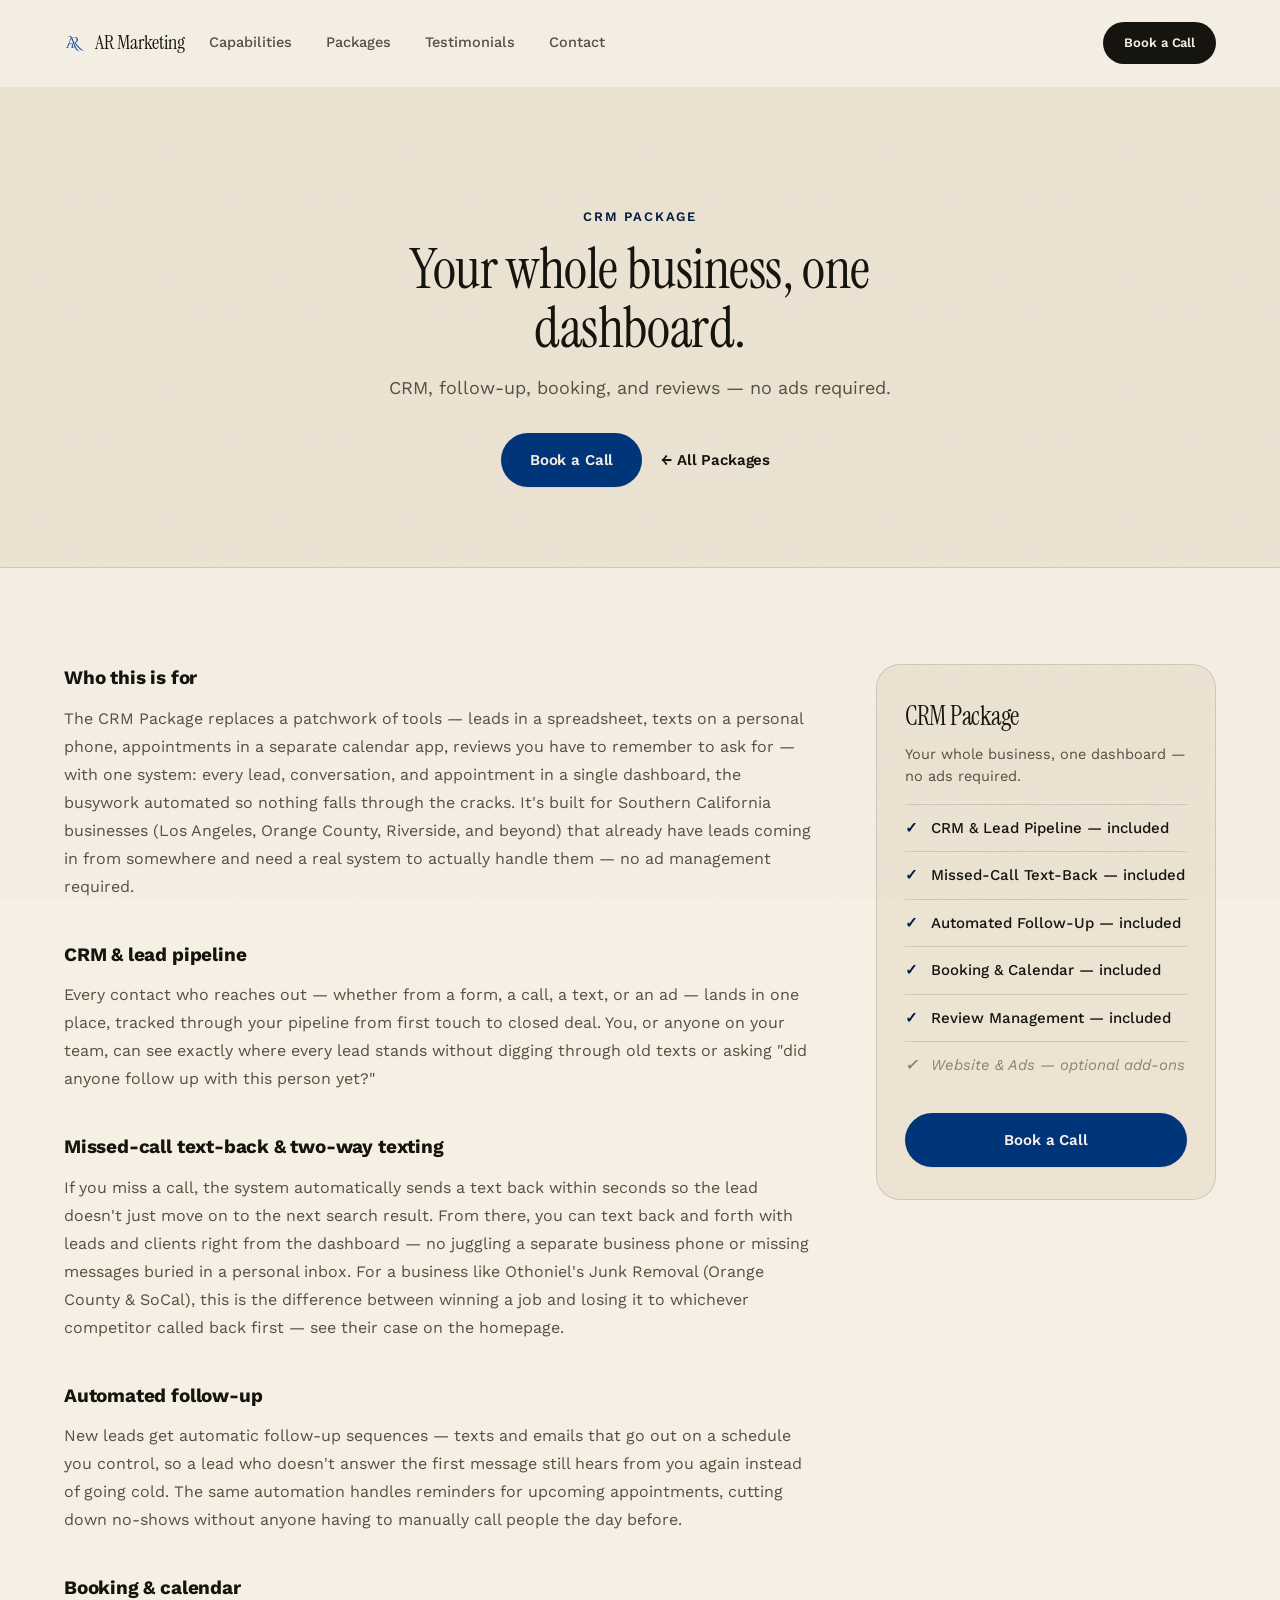
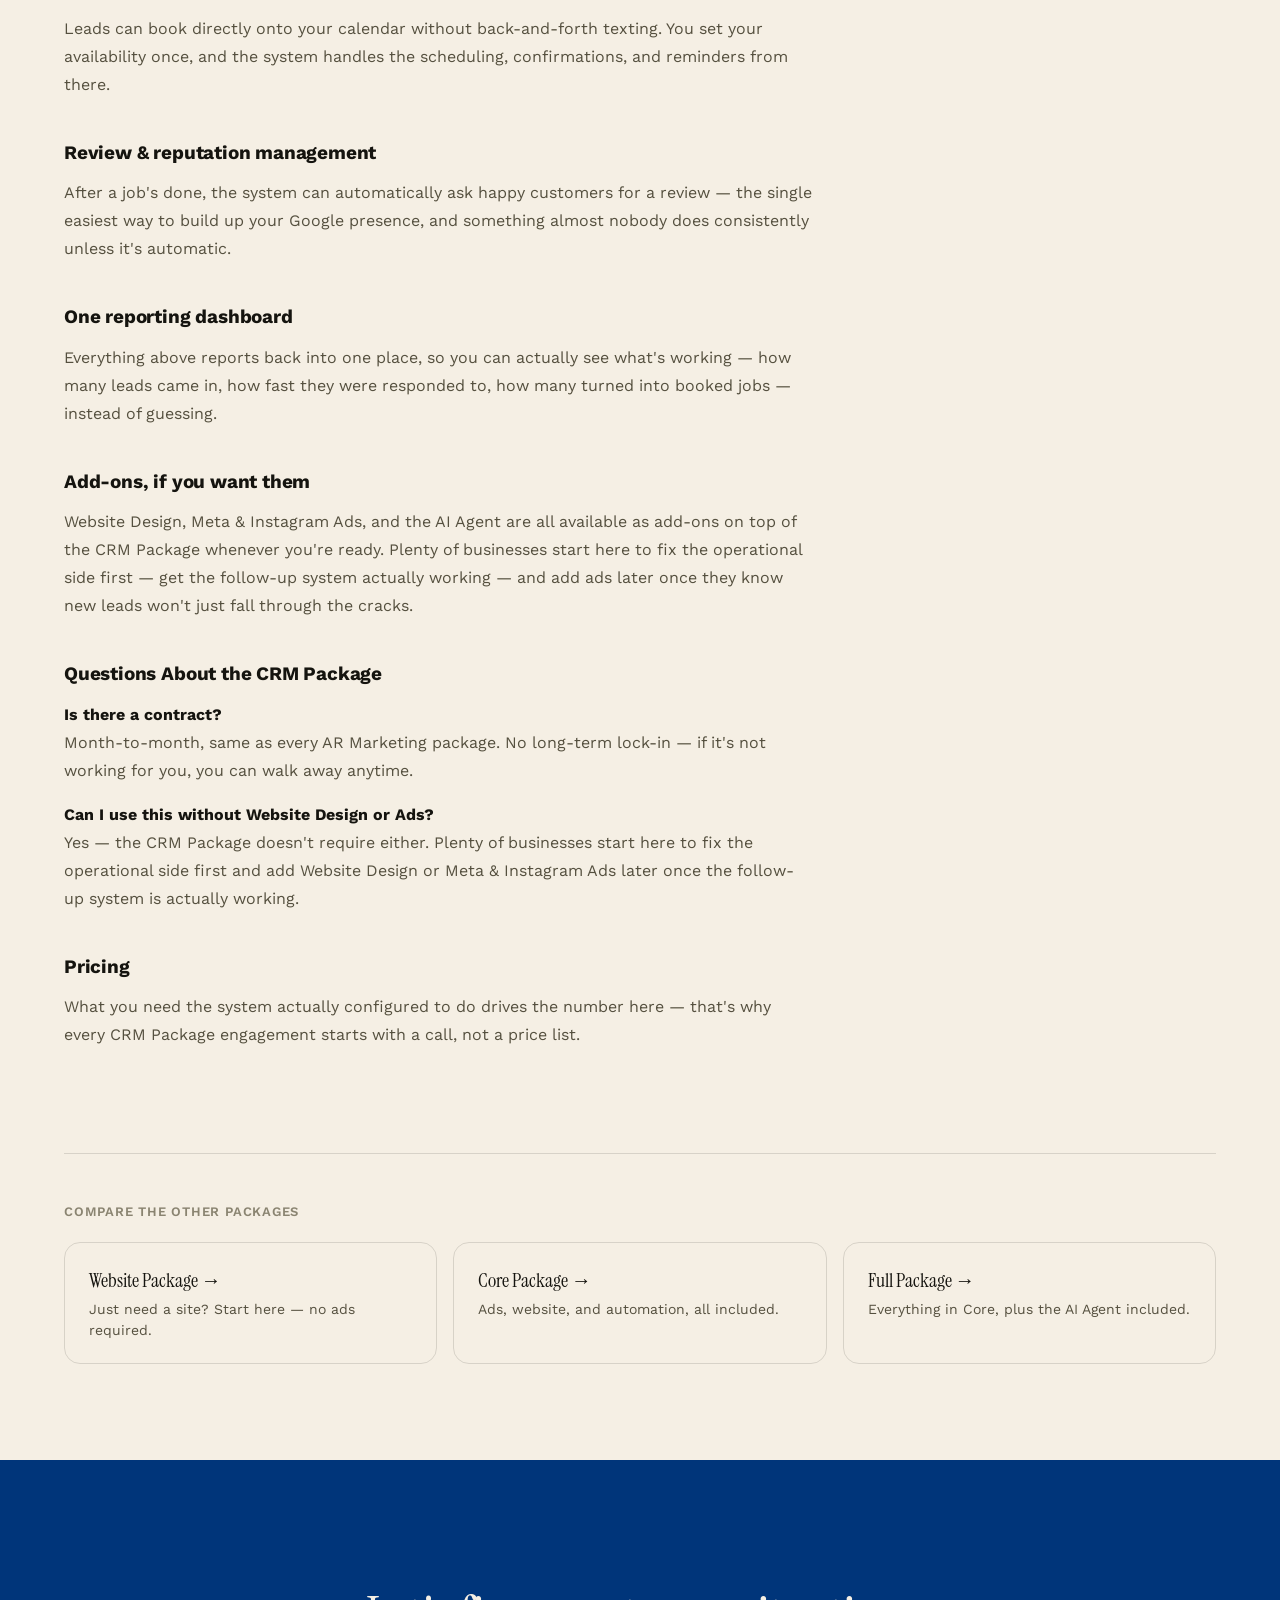
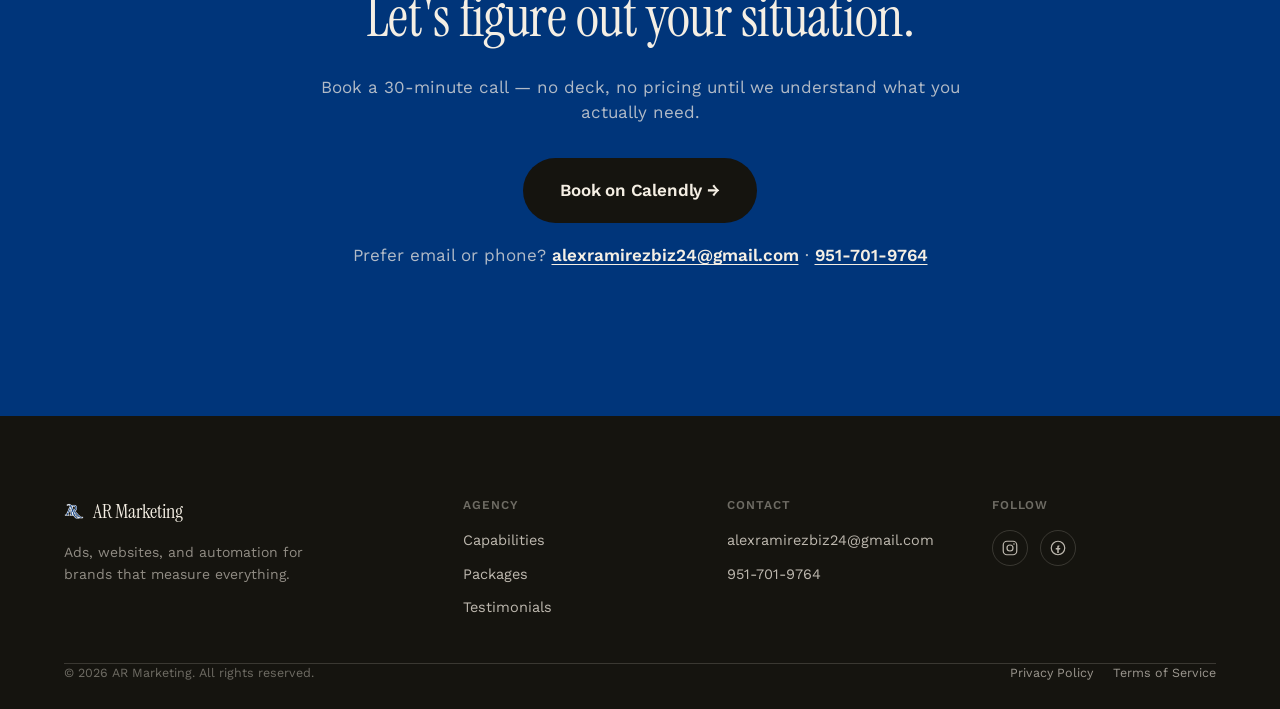
<file: crm-package.html>
<!DOCTYPE html>
<html lang="en">
<head>
<meta charset="UTF-8">
<meta name="viewport" content="width=device-width, initial-scale=1.0">
<title>CRM Package — AR Marketing</title>
<meta name="description" content="Your whole business, one dashboard — CRM, pipeline tracking, missed-call text-back, automated follow-up, booking, and review management, all in one system.">
<link rel="canonical" href="https://www.armarketingteam.agency/crm-package.html">

<link rel="icon" type="image/png" href="favicon.png">
<link rel="apple-touch-icon" href="apple-touch-icon.png">
<link rel="manifest" href="site.webmanifest">
<meta name="theme-color" content="#00357A">

<meta property="og:type" content="website">
<meta property="og:site_name" content="AR Marketing">
<meta property="og:title" content="CRM Package — AR Marketing">
<meta property="og:description" content="Your whole business, one dashboard — CRM, follow-up, booking, and reviews, all in one system.">
<meta property="og:url" content="https://www.armarketingteam.agency/crm-package.html">
<meta property="og:image" content="https://www.armarketingteam.agency/assets/og-image.png">
<meta property="og:image:alt" content="AR Marketing — CRM Package">
<meta property="og:image:width" content="1200">
<meta property="og:image:height" content="630">

<link rel="preconnect" href="https://fonts.googleapis.com">
<link rel="preconnect" href="https://fonts.gstatic.com" crossorigin>
<link href="https://fonts.googleapis.com/css2?family=Instrument+Serif:ital@0;1&family=Work+Sans:wght@400;500;600;700&display=swap" rel="stylesheet">
<link rel="stylesheet" href="styles.min.css?v=11">

<script type="application/ld+json">
{
  "@context": "https://schema.org",
  "@type": "Service",
  "name": "CRM Package",
  "serviceType": "CRM Software & Business Automation",
  "description": "Your whole business, one dashboard — CRM, pipeline tracking, missed-call text-back, automated follow-up, booking, and review management, all in one system.",
  "url": "https://www.armarketingteam.agency/crm-package.html",
  "provider": {
    "@type": "AdvertisingAgency",
    "name": "AR Marketing",
    "url": "https://www.armarketingteam.agency/",
    "telephone": "+1-951-701-9764"
  },
  "areaServed": {
    "@type": "State",
    "name": "Southern California"
  },
  "dateModified": "2026-07-15"
}
</script>
<script type="application/ld+json">
{
  "@context": "https://schema.org",
  "@type": "FAQPage",
  "mainEntity": [
    {
      "@type": "Question",
      "name": "How much does the CRM Package cost?",
      "acceptedAnswer": {
        "@type": "Answer",
        "text": "It depends on your setup and what you need the system actually configured to do. Every project starts with a call, not a price list."
      }
    },
    {
      "@type": "Question",
      "name": "Is there a contract for the CRM Package?",
      "acceptedAnswer": {
        "@type": "Answer",
        "text": "Month-to-month, same as every AR Marketing package. No long-term lock-in — if it's not working for you, you can walk away anytime."
      }
    },
    {
      "@type": "Question",
      "name": "Can I use the CRM Package without Website Design or Ads?",
      "acceptedAnswer": {
        "@type": "Answer",
        "text": "Yes — the CRM Package doesn't require either. Plenty of businesses start here to fix the operational side first and add Website Design or Meta & Instagram Ads later once the follow-up system is actually working."
      }
    }
  ]
}
</script>
<script type="application/ld+json">
{
  "@context": "https://schema.org",
  "@type": "BreadcrumbList",
  "itemListElement": [
    {
      "@type": "ListItem",
      "position": 1,
      "name": "Home",
      "item": "https://www.armarketingteam.agency/"
    },
    {
      "@type": "ListItem",
      "position": 2,
      "name": "Packages",
      "item": "https://www.armarketingteam.agency/#packages"
    },
    {
      "@type": "ListItem",
      "position": 3,
      "name": "CRM Package",
      "item": "https://www.armarketingteam.agency/crm-package.html"
    }
  ]
}
</script>
</head>
<body>

<div class="grain" aria-hidden="true"></div>

<header class="nav" id="nav">
  <div class="nav__inner">
    <a href="index.html" class="logo" aria-label="AR Marketing home">
      <img src="assets/brand/icon-transparent.png" width="22" height="22" alt="" aria-hidden="true" class="logo__mark">
      <span>AR Marketing</span>
    </a>
    <nav class="nav__links" aria-label="Primary">
      <a href="index.html#capabilities">Capabilities</a>
      <a href="index.html#packages">Packages</a>
      <a href="index.html#testimonials">Testimonials</a>
      <a href="index.html#cta">Contact</a>
    </nav>
    <a href="https://calendly.com/alexramirezbiz24/30min" target="_blank" rel="noopener" class="btn btn--small btn--ink nav__cta">Book a Call</a>
    <button class="nav__toggle" id="navToggle" aria-label="Toggle menu" aria-expanded="false" aria-controls="navMobile">
      <span></span><span></span>
    </button>
  </div>
  <nav class="nav__mobile" id="navMobile" aria-label="Mobile">
    <a href="index.html#capabilities">Capabilities</a>
    <a href="index.html#packages">Packages</a>
    <a href="index.html#testimonials">Testimonials</a>
    <a href="index.html#cta">Contact</a>
  </nav>
</header>

<main>
  <section class="package-hero">
    <div class="package-hero__inner">
      <p class="eyebrow">CRM Package</p>
      <h1>Your whole business, one dashboard.</h1>
      <p class="package-hero__tagline">CRM, follow-up, booking, and reviews — no ads required.</p>
      <div class="package-hero__actions">
        <a href="https://calendly.com/alexramirezbiz24/30min" target="_blank" rel="noopener" class="btn btn--signal">Book a Call</a>
        <a href="index.html#packages" class="btn btn--ghost">← All Packages</a>
      </div>
    </div>
  </section>

  <section class="package-detail">
    <div class="package-detail__inner">
      <div class="package-detail__prose">
        <h2>Who this is for</h2>
        <p>The CRM Package replaces a patchwork of tools — leads in a spreadsheet, texts on a personal phone, appointments in a separate calendar app, reviews you have to remember to ask for — with one system: every lead, conversation, and appointment in a single dashboard, the busywork automated so nothing falls through the cracks. It's built for Southern California businesses (Los Angeles, Orange County, Riverside, and beyond) that already have leads coming in from somewhere and need a real system to actually handle them — no ad management required.</p>

        <h2>CRM &amp; lead pipeline</h2>
        <p>Every contact who reaches out — whether from a form, a call, a text, or an ad — lands in one place, tracked through your pipeline from first touch to closed deal. You, or anyone on your team, can see exactly where every lead stands without digging through old texts or asking "did anyone follow up with this person yet?"</p>

        <h2>Missed-call text-back &amp; two-way texting</h2>
        <p>If you miss a call, the system automatically sends a text back within seconds so the lead doesn't just move on to the next search result. From there, you can text back and forth with leads and clients right from the dashboard — no juggling a separate business phone or missing messages buried in a personal inbox. For a business like Othoniel's Junk Removal (Orange County &amp; SoCal), this is the difference between winning a job and losing it to whichever competitor called back first — <a href="index.html#testimonials">see their case on the homepage</a>.</p>

        <h2>Automated follow-up</h2>
        <p>New leads get automatic follow-up sequences — texts and emails that go out on a schedule you control, so a lead who doesn't answer the first message still hears from you again instead of going cold. The same automation handles reminders for upcoming appointments, cutting down no-shows without anyone having to manually call people the day before.</p>

        <h2>Booking &amp; calendar</h2>
        <p>Leads can book directly onto your calendar without back-and-forth texting. You set your availability once, and the system handles the scheduling, confirmations, and reminders from there.</p>

        <h2>Review &amp; reputation management</h2>
        <p>After a job's done, the system can automatically ask happy customers for a review — the single easiest way to build up your Google presence, and something almost nobody does consistently unless it's automatic.</p>

        <h2>One reporting dashboard</h2>
        <p>Everything above reports back into one place, so you can actually see what's working — how many leads came in, how fast they were responded to, how many turned into booked jobs — instead of guessing.</p>

        <h2>Add-ons, if you want them</h2>
        <p>Website Design, Meta &amp; Instagram Ads, and the AI Agent are all available as add-ons on top of the CRM Package whenever you're ready. Plenty of businesses start here to fix the operational side first — get the follow-up system actually working — and add ads later once they know new leads won't just fall through the cracks.</p>

        <h2>Questions About the CRM Package</h2>
        <p><strong>Is there a contract?</strong><br>
        Month-to-month, same as every AR Marketing package. No long-term lock-in — if it's not working for you, you can walk away anytime.</p>
        <p><strong>Can I use this without Website Design or Ads?</strong><br>
        Yes — the CRM Package doesn't require either. Plenty of businesses start here to fix the operational side first and add Website Design or Meta &amp; Instagram Ads later once the follow-up system is actually working.</p>

        <h2>Pricing</h2>
        <p>What you need the system actually configured to do drives the number here — that's why every CRM Package engagement starts with a call, not a price list.</p>
      </div>

      <aside class="package-summary">
        <h3>CRM Package</h3>
        <p class="package-summary__tagline">Your whole business, one dashboard — no ads required.</p>
        <ul class="package-card__list">
          <li>CRM &amp; Lead Pipeline — included</li>
          <li>Missed-Call Text-Back — included</li>
          <li>Automated Follow-Up — included</li>
          <li>Booking &amp; Calendar — included</li>
          <li>Review Management — included</li>
          <li class="is-muted">Website &amp; Ads — optional add-ons</li>
        </ul>
        <a href="https://calendly.com/alexramirezbiz24/30min" target="_blank" rel="noopener" class="btn btn--signal package-summary__cta">Book a Call</a>
      </aside>
    </div>

    <div class="package-crosslinks">
      <p class="package-crosslinks__label">Compare the other packages</p>
      <div class="package-crosslinks__grid">
        <a href="website-package.html" class="package-crosslink">
          <span class="package-crosslink__name">Website Package →</span>
          <span class="package-crosslink__desc">Just need a site? Start here — no ads required.</span>
        </a>
        <a href="core-package.html" class="package-crosslink">
          <span class="package-crosslink__name">Core Package →</span>
          <span class="package-crosslink__desc">Ads, website, and automation, all included.</span>
        </a>
        <a href="full-package.html" class="package-crosslink">
          <span class="package-crosslink__name">Full Package →</span>
          <span class="package-crosslink__desc">Everything in Core, plus the AI Agent included.</span>
        </a>
      </div>
    </div>
  </section>

  <section class="cta" id="cta">
    <div class="cta__inner">
      <h2 class="reveal">Let's figure out your situation.</h2>
      <p class="reveal" data-delay="1">Book a 30-minute call — no deck, no pricing until we understand what you actually need.</p>
      <div class="cta__actions reveal" data-delay="2">
        <a href="https://calendly.com/alexramirezbiz24/30min" target="_blank" rel="noopener" class="btn btn--ink btn--large">Book on Calendly →</a>
      </div>
      <p class="cta__alt reveal" data-delay="3">
        Prefer email or phone? <a href="mailto:alexramirezbiz24@gmail.com">alexramirezbiz24@gmail.com</a> · <a href="tel:+19517019764">951-701-9764</a>
      </p>
    </div>
  </section>
</main>

<footer class="footer">
  <div class="footer__inner">
    <div class="footer__brand">
      <a href="index.html" class="logo logo--light">
        <img src="assets/brand/icon-transparent.png" width="20" height="20" alt="" aria-hidden="true" class="logo__mark">
        <span>AR Marketing</span>
      </a>
      <p>Ads, websites, and automation for brands that measure everything.</p>
    </div>
    <div class="footer__col">
      <h4>Agency</h4>
      <a href="index.html#capabilities">Capabilities</a>
      <a href="index.html#packages">Packages</a>
      <a href="index.html#testimonials">Testimonials</a>
    </div>
    <div class="footer__col">
      <h4>Contact</h4>
      <a href="mailto:alexramirezbiz24@gmail.com">alexramirezbiz24@gmail.com</a>
      <a href="tel:+19517019764">951-701-9764</a>
    </div>
    <div class="footer__col">
      <h4>Follow</h4>
      <div class="footer__social">
        <a href="https://www.instagram.com/armarketing_team/" target="_blank" rel="noopener" aria-label="AR Marketing on Instagram">
          <svg width="18" height="18" viewBox="0 0 24 24" fill="none" aria-hidden="true">
            <rect x="3" y="3" width="18" height="18" rx="5" stroke="currentColor" stroke-width="1.6"/>
            <circle cx="12" cy="12" r="4" stroke="currentColor" stroke-width="1.6"/>
            <circle cx="17.3" cy="6.7" r="1.1" fill="currentColor"/>
          </svg>
        </a>
        <a href="https://www.facebook.com/profile.php?id=61578118346099" target="_blank" rel="noopener" aria-label="AR Marketing on Facebook">
          <svg width="18" height="18" viewBox="0 0 24 24" fill="none" aria-hidden="true">
            <circle cx="12" cy="12" r="9" stroke="currentColor" stroke-width="1.6"/>
            <path d="M14 8.5h-1.5a1.5 1.5 0 0 0-1.5 1.5v2H9v2h2v4.5h2V14h1.8l.3-2H13v-1.5a.5.5 0 0 1 .5-.5H14V8.5z" fill="currentColor"/>
          </svg>
        </a>
      </div>
    </div>
  </div>
  <div class="footer__bottom footer__bottom--standalone">
    <span>© 2026 AR Marketing. All rights reserved.</span>
    <span class="footer__legal-links">
      <a href="privacy.html">Privacy Policy</a>
      <a href="terms.html">Terms of Service</a>
    </span>
  </div>
</footer>

<script src="script.min.js"></script>

<!-- Calendly badge widget begin -->
<link href="https://assets.calendly.com/assets/external/widget.css" rel="stylesheet">
<script src="https://assets.calendly.com/assets/external/widget.js" type="text/javascript" async></script>
<script type="text/javascript">window.onload = function() { Calendly.initBadgeWidget({ url: 'https://calendly.com/alexramirezbiz24/30min', text: 'Schedule time with me', color: '#00357A', textColor: '#F5EFE4', branding: true }); }</script>
<!-- Calendly badge widget end -->
</body>
</html>
</file>
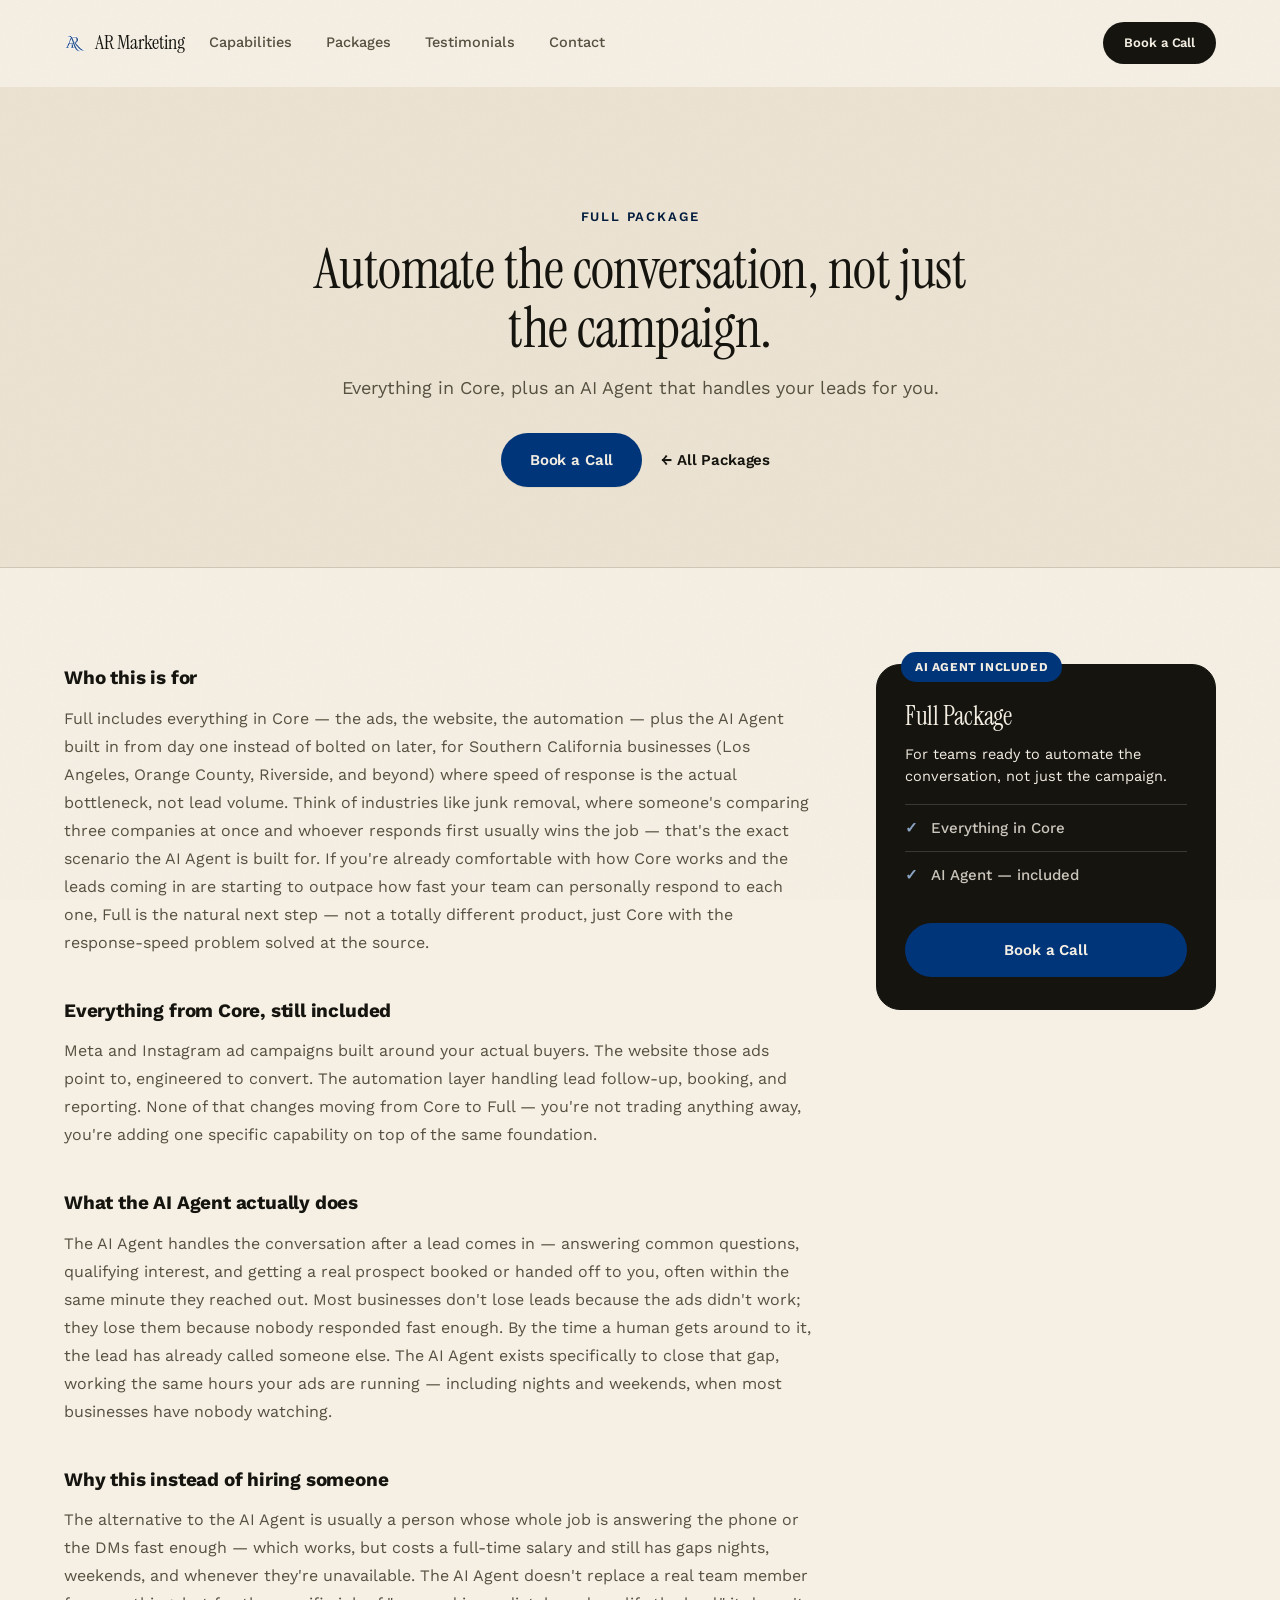
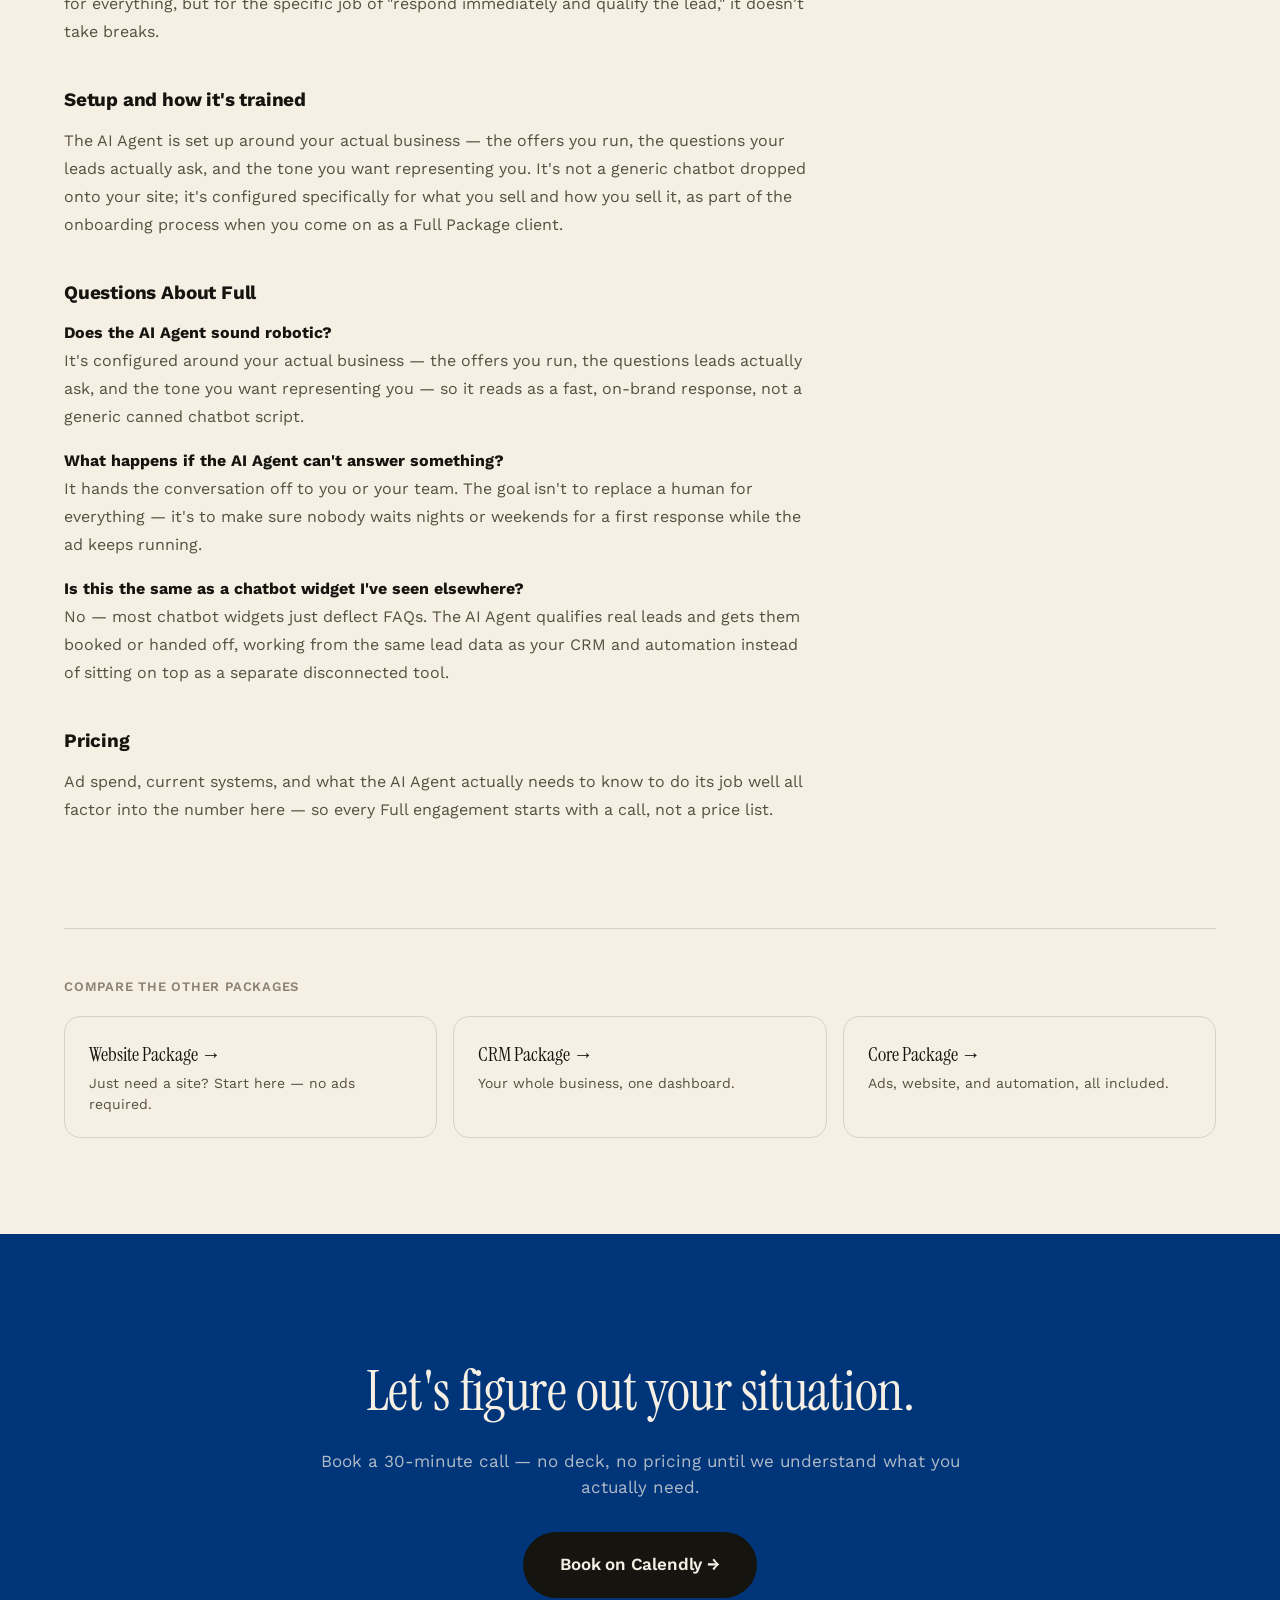
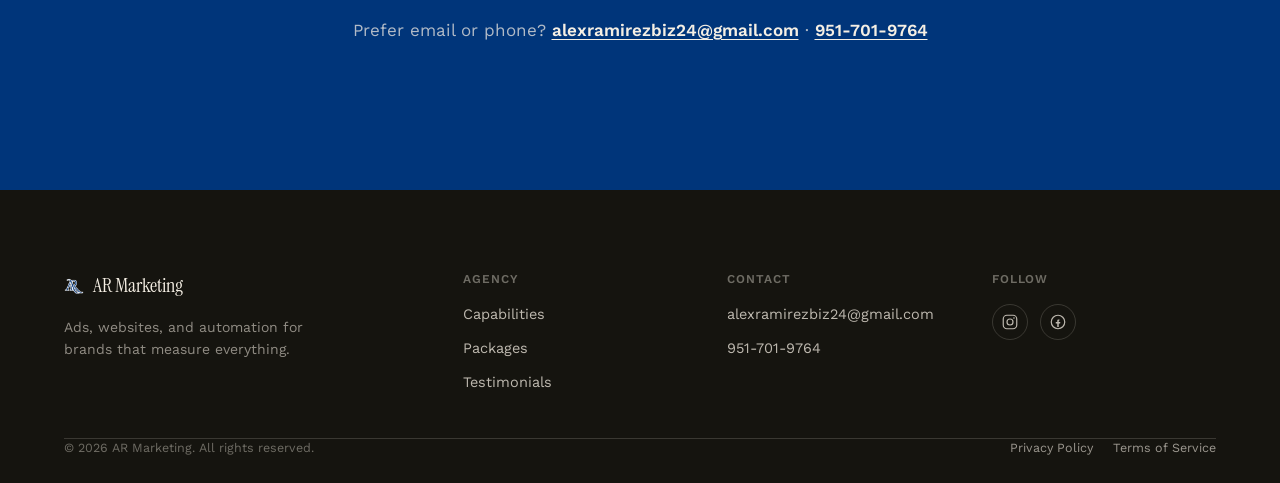
<file: full-package.html>
<!DOCTYPE html>
<html lang="en">
<head>
<meta charset="UTF-8">
<meta name="viewport" content="width=device-width, initial-scale=1.0">
<title>Full Package — AR Marketing</title>
<meta name="description" content="Everything in Core — Meta and Instagram ads, your website, and automation — plus an AI Agent that handles the conversation with your leads, included.">
<link rel="canonical" href="https://www.armarketingteam.agency/full-package.html">

<link rel="icon" type="image/png" href="favicon.png">
<link rel="apple-touch-icon" href="apple-touch-icon.png">
<link rel="manifest" href="site.webmanifest">
<meta name="theme-color" content="#00357A">

<meta property="og:type" content="website">
<meta property="og:site_name" content="AR Marketing">
<meta property="og:title" content="Full Package — AR Marketing">
<meta property="og:description" content="Everything in Core, plus an AI Agent that handles the conversation with your leads, included.">
<meta property="og:url" content="https://www.armarketingteam.agency/full-package.html">
<meta property="og:image" content="https://www.armarketingteam.agency/assets/og-image.png">
<meta property="og:image:alt" content="AR Marketing — Full Package">
<meta property="og:image:width" content="1200">
<meta property="og:image:height" content="630">

<link rel="preconnect" href="https://fonts.googleapis.com">
<link rel="preconnect" href="https://fonts.gstatic.com" crossorigin>
<link href="https://fonts.googleapis.com/css2?family=Instrument+Serif:ital@0;1&family=Work+Sans:wght@400;500;600;700&display=swap" rel="stylesheet">
<link rel="stylesheet" href="styles.min.css?v=11">

<script type="application/ld+json">
{
  "@context": "https://schema.org",
  "@type": "Service",
  "name": "Full Package",
  "serviceType": "Social Media Advertising, Website Design, Marketing Automation, AI Customer Service",
  "description": "Everything in Core — Meta and Instagram ads, your website, and automation — plus an AI Agent that handles the conversation with your leads, included.",
  "url": "https://www.armarketingteam.agency/full-package.html",
  "provider": {
    "@type": "AdvertisingAgency",
    "name": "AR Marketing",
    "url": "https://www.armarketingteam.agency/",
    "telephone": "+1-951-701-9764"
  },
  "areaServed": {
    "@type": "State",
    "name": "Southern California"
  },
  "dateModified": "2026-07-15"
}
</script>
<script type="application/ld+json">
{
  "@context": "https://schema.org",
  "@type": "FAQPage",
  "mainEntity": [
    {
      "@type": "Question",
      "name": "Does the AI Agent sound robotic?",
      "acceptedAnswer": {
        "@type": "Answer",
        "text": "It's configured around your actual business — the offers you run, the questions leads actually ask, and the tone you want representing you — so it reads as a fast, on-brand response, not a generic canned chatbot script."
      }
    },
    {
      "@type": "Question",
      "name": "What happens if the AI Agent can't answer something?",
      "acceptedAnswer": {
        "@type": "Answer",
        "text": "It hands the conversation off to you or your team. The goal isn't to replace a human for everything — it's to make sure nobody waits nights or weekends for a first response while the ad keeps running."
      }
    },
    {
      "@type": "Question",
      "name": "Is this the same as a chatbot widget I've seen on other sites?",
      "acceptedAnswer": {
        "@type": "Answer",
        "text": "No — most chatbot widgets just deflect FAQs. The AI Agent qualifies real leads and gets them booked or handed off, working from the same lead data as your CRM and automation instead of sitting on top as a separate disconnected tool."
      }
    }
  ]
}
</script>
<script type="application/ld+json">
{
  "@context": "https://schema.org",
  "@type": "BreadcrumbList",
  "itemListElement": [
    {
      "@type": "ListItem",
      "position": 1,
      "name": "Home",
      "item": "https://www.armarketingteam.agency/"
    },
    {
      "@type": "ListItem",
      "position": 2,
      "name": "Packages",
      "item": "https://www.armarketingteam.agency/#packages"
    },
    {
      "@type": "ListItem",
      "position": 3,
      "name": "Full Package",
      "item": "https://www.armarketingteam.agency/full-package.html"
    }
  ]
}
</script>
</head>
<body>

<div class="grain" aria-hidden="true"></div>

<header class="nav" id="nav">
  <div class="nav__inner">
    <a href="index.html" class="logo" aria-label="AR Marketing home">
      <img src="assets/brand/icon-transparent.png" width="22" height="22" alt="" aria-hidden="true" class="logo__mark">
      <span>AR Marketing</span>
    </a>
    <nav class="nav__links" aria-label="Primary">
      <a href="index.html#capabilities">Capabilities</a>
      <a href="index.html#packages">Packages</a>
      <a href="index.html#testimonials">Testimonials</a>
      <a href="index.html#cta">Contact</a>
    </nav>
    <a href="https://calendly.com/alexramirezbiz24/30min" target="_blank" rel="noopener" class="btn btn--small btn--ink nav__cta">Book a Call</a>
    <button class="nav__toggle" id="navToggle" aria-label="Toggle menu" aria-expanded="false" aria-controls="navMobile">
      <span></span><span></span>
    </button>
  </div>
  <nav class="nav__mobile" id="navMobile" aria-label="Mobile">
    <a href="index.html#capabilities">Capabilities</a>
    <a href="index.html#packages">Packages</a>
    <a href="index.html#testimonials">Testimonials</a>
    <a href="index.html#cta">Contact</a>
  </nav>
</header>

<main>
  <section class="package-hero">
    <div class="package-hero__inner">
      <p class="eyebrow">Full Package</p>
      <h1>Automate the conversation, not just the campaign.</h1>
      <p class="package-hero__tagline">Everything in Core, plus an AI Agent that handles your leads for you.</p>
      <div class="package-hero__actions">
        <a href="https://calendly.com/alexramirezbiz24/30min" target="_blank" rel="noopener" class="btn btn--signal">Book a Call</a>
        <a href="index.html#packages" class="btn btn--ghost">← All Packages</a>
      </div>
    </div>
  </section>

  <section class="package-detail">
    <div class="package-detail__inner">
      <div class="package-detail__prose">
        <h2>Who this is for</h2>
        <p>Full includes everything in Core — the ads, the website, the automation — plus the AI Agent built in from day one instead of bolted on later, for Southern California businesses (Los Angeles, Orange County, Riverside, and beyond) where speed of response is the actual bottleneck, not lead volume. Think of industries like junk removal, where someone's comparing three companies at once and whoever responds first usually wins the job — that's the exact scenario the AI Agent is built for. If you're already comfortable with how Core works and the leads coming in are starting to outpace how fast your team can personally respond to each one, Full is the natural next step — not a totally different product, just Core with the response-speed problem solved at the source.</p>

        <h2>Everything from Core, still included</h2>
        <p>Meta and Instagram ad campaigns built around your actual buyers. The website those ads point to, engineered to convert. The automation layer handling lead follow-up, booking, and reporting. None of that changes moving from Core to Full — you're not trading anything away, you're adding one specific capability on top of the same foundation.</p>

        <h2>What the AI Agent actually does</h2>
        <p>The AI Agent handles the conversation after a lead comes in — answering common questions, qualifying interest, and getting a real prospect booked or handed off to you, often within the same minute they reached out. Most businesses don't lose leads because the ads didn't work; they lose them because nobody responded fast enough. By the time a human gets around to it, the lead has already called someone else. The AI Agent exists specifically to close that gap, working the same hours your ads are running — including nights and weekends, when most businesses have nobody watching.</p>

        <h2>Why this instead of hiring someone</h2>
        <p>The alternative to the AI Agent is usually a person whose whole job is answering the phone or the DMs fast enough — which works, but costs a full-time salary and still has gaps nights, weekends, and whenever they're unavailable. The AI Agent doesn't replace a real team member for everything, but for the specific job of "respond immediately and qualify the lead," it doesn't take breaks.</p>

        <h2>Setup and how it's trained</h2>
        <p>The AI Agent is set up around your actual business — the offers you run, the questions your leads actually ask, and the tone you want representing you. It's not a generic chatbot dropped onto your site; it's configured specifically for what you sell and how you sell it, as part of the onboarding process when you come on as a Full Package client.</p>

        <h2>Questions About Full</h2>
        <p><strong>Does the AI Agent sound robotic?</strong><br>
        It's configured around your actual business — the offers you run, the questions leads actually ask, and the tone you want representing you — so it reads as a fast, on-brand response, not a generic canned chatbot script.</p>
        <p><strong>What happens if the AI Agent can't answer something?</strong><br>
        It hands the conversation off to you or your team. The goal isn't to replace a human for everything — it's to make sure nobody waits nights or weekends for a first response while the ad keeps running.</p>
        <p><strong>Is this the same as a chatbot widget I've seen elsewhere?</strong><br>
        No — most chatbot widgets just deflect FAQs. The AI Agent qualifies real leads and gets them booked or handed off, working from the same lead data as your CRM and automation instead of sitting on top as a separate disconnected tool.</p>

        <h2>Pricing</h2>
        <p>Ad spend, current systems, and what the AI Agent actually needs to know to do its job well all factor into the number here — so every Full engagement starts with a call, not a price list.</p>
      </div>

      <aside class="package-summary package-summary--highlight">
        <span class="package-card__badge">AI Agent Included</span>
        <h3>Full Package</h3>
        <p class="package-summary__tagline">For teams ready to automate the conversation, not just the campaign.</p>
        <ul class="package-card__list">
          <li>Everything in Core</li>
          <li>AI Agent — included</li>
        </ul>
        <a href="https://calendly.com/alexramirezbiz24/30min" target="_blank" rel="noopener" class="btn btn--signal package-summary__cta">Book a Call</a>
      </aside>
    </div>

    <div class="package-crosslinks">
      <p class="package-crosslinks__label">Compare the other packages</p>
      <div class="package-crosslinks__grid">
        <a href="website-package.html" class="package-crosslink">
          <span class="package-crosslink__name">Website Package →</span>
          <span class="package-crosslink__desc">Just need a site? Start here — no ads required.</span>
        </a>
        <a href="crm-package.html" class="package-crosslink">
          <span class="package-crosslink__name">CRM Package →</span>
          <span class="package-crosslink__desc">Your whole business, one dashboard.</span>
        </a>
        <a href="core-package.html" class="package-crosslink">
          <span class="package-crosslink__name">Core Package →</span>
          <span class="package-crosslink__desc">Ads, website, and automation, all included.</span>
        </a>
      </div>
    </div>
  </section>

  <section class="cta" id="cta">
    <div class="cta__inner">
      <h2 class="reveal">Let's figure out your situation.</h2>
      <p class="reveal" data-delay="1">Book a 30-minute call — no deck, no pricing until we understand what you actually need.</p>
      <div class="cta__actions reveal" data-delay="2">
        <a href="https://calendly.com/alexramirezbiz24/30min" target="_blank" rel="noopener" class="btn btn--ink btn--large">Book on Calendly →</a>
      </div>
      <p class="cta__alt reveal" data-delay="3">
        Prefer email or phone? <a href="mailto:alexramirezbiz24@gmail.com">alexramirezbiz24@gmail.com</a> · <a href="tel:+19517019764">951-701-9764</a>
      </p>
    </div>
  </section>
</main>

<footer class="footer">
  <div class="footer__inner">
    <div class="footer__brand">
      <a href="index.html" class="logo logo--light">
        <img src="assets/brand/icon-transparent.png" width="20" height="20" alt="" aria-hidden="true" class="logo__mark">
        <span>AR Marketing</span>
      </a>
      <p>Ads, websites, and automation for brands that measure everything.</p>
    </div>
    <div class="footer__col">
      <h4>Agency</h4>
      <a href="index.html#capabilities">Capabilities</a>
      <a href="index.html#packages">Packages</a>
      <a href="index.html#testimonials">Testimonials</a>
    </div>
    <div class="footer__col">
      <h4>Contact</h4>
      <a href="mailto:alexramirezbiz24@gmail.com">alexramirezbiz24@gmail.com</a>
      <a href="tel:+19517019764">951-701-9764</a>
    </div>
    <div class="footer__col">
      <h4>Follow</h4>
      <div class="footer__social">
        <a href="https://www.instagram.com/armarketing_team/" target="_blank" rel="noopener" aria-label="AR Marketing on Instagram">
          <svg width="18" height="18" viewBox="0 0 24 24" fill="none" aria-hidden="true">
            <rect x="3" y="3" width="18" height="18" rx="5" stroke="currentColor" stroke-width="1.6"/>
            <circle cx="12" cy="12" r="4" stroke="currentColor" stroke-width="1.6"/>
            <circle cx="17.3" cy="6.7" r="1.1" fill="currentColor"/>
          </svg>
        </a>
        <a href="https://www.facebook.com/profile.php?id=61578118346099" target="_blank" rel="noopener" aria-label="AR Marketing on Facebook">
          <svg width="18" height="18" viewBox="0 0 24 24" fill="none" aria-hidden="true">
            <circle cx="12" cy="12" r="9" stroke="currentColor" stroke-width="1.6"/>
            <path d="M14 8.5h-1.5a1.5 1.5 0 0 0-1.5 1.5v2H9v2h2v4.5h2V14h1.8l.3-2H13v-1.5a.5.5 0 0 1 .5-.5H14V8.5z" fill="currentColor"/>
          </svg>
        </a>
      </div>
    </div>
  </div>
  <div class="footer__bottom footer__bottom--standalone">
    <span>© 2026 AR Marketing. All rights reserved.</span>
    <span class="footer__legal-links">
      <a href="privacy.html">Privacy Policy</a>
      <a href="terms.html">Terms of Service</a>
    </span>
  </div>
</footer>

<script src="script.min.js"></script>

<!-- Calendly badge widget begin -->
<link href="https://assets.calendly.com/assets/external/widget.css" rel="stylesheet">
<script src="https://assets.calendly.com/assets/external/widget.js" type="text/javascript" async></script>
<script type="text/javascript">window.onload = function() { Calendly.initBadgeWidget({ url: 'https://calendly.com/alexramirezbiz24/30min', text: 'Schedule time with me', color: '#00357A', textColor: '#F5EFE4', branding: true }); }</script>
<!-- Calendly badge widget end -->
</body>
</html>
</file>
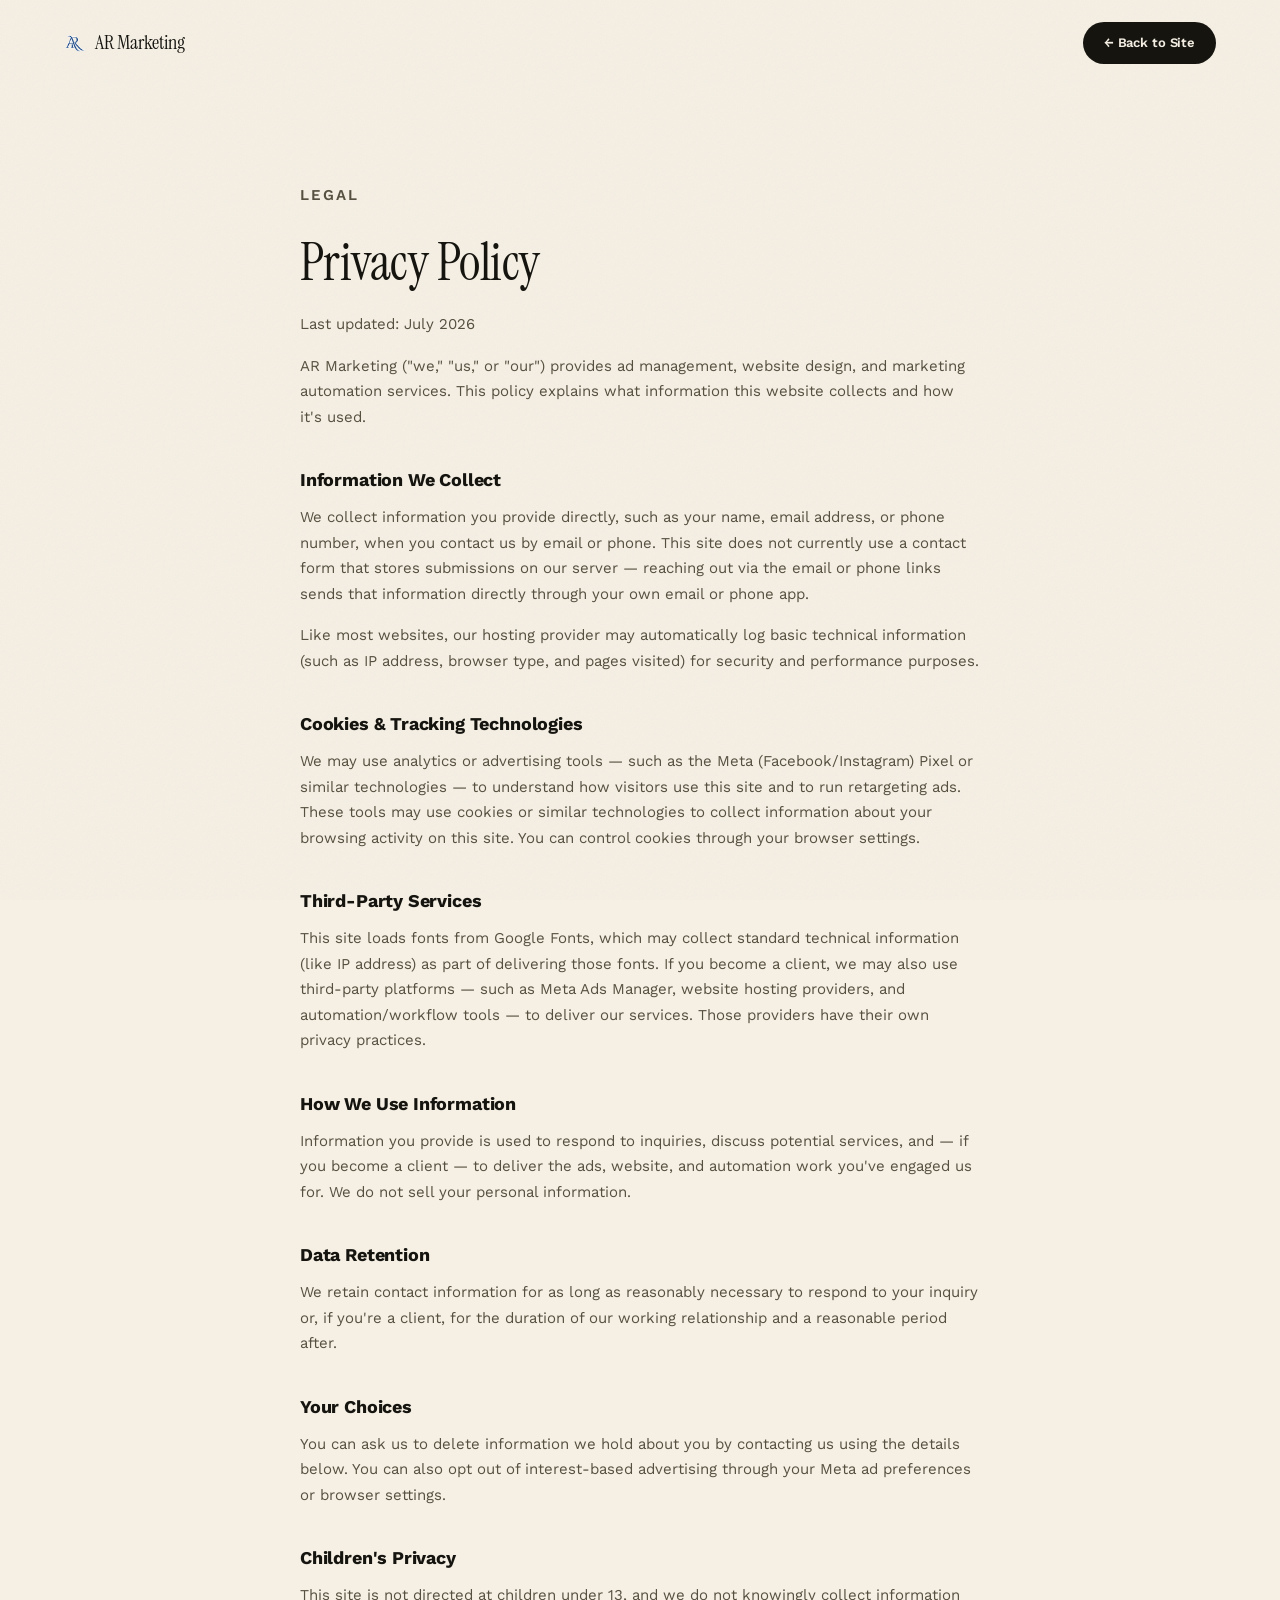
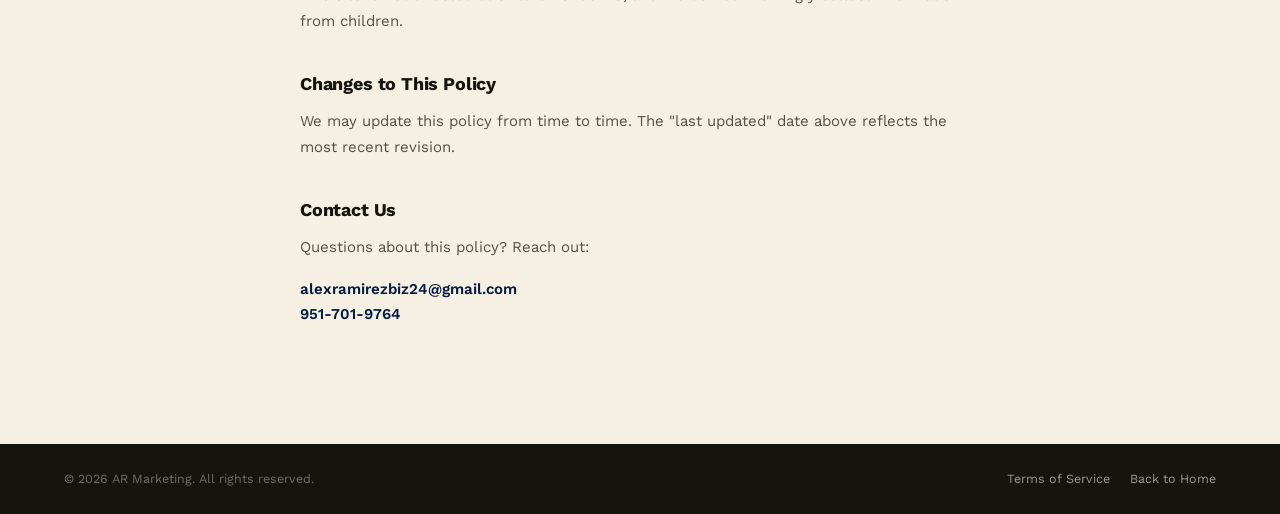
<file: privacy.html>
<!DOCTYPE html>
<html lang="en">
<head>
<meta charset="UTF-8">
<meta name="viewport" content="width=device-width, initial-scale=1.0">
<title>Privacy Policy — AR Marketing</title>
<meta name="description" content="How AR Marketing collects, uses, and protects your information across our website, ad campaigns, and client systems.">
<link rel="canonical" href="https://www.armarketingteam.agency/privacy.html">

<link rel="icon" type="image/png" href="favicon.png">
<link rel="apple-touch-icon" href="apple-touch-icon.png">
<link rel="manifest" href="site.webmanifest">
<meta name="theme-color" content="#00357A">

<link rel="preconnect" href="https://fonts.googleapis.com">
<link rel="preconnect" href="https://fonts.gstatic.com" crossorigin>
<link href="https://fonts.googleapis.com/css2?family=Instrument+Serif:ital@0;1&family=Work+Sans:wght@400;500;600;700&display=swap" rel="stylesheet">
<link rel="stylesheet" href="styles.min.css?v=11">

<script type="application/ld+json">
{
  "@context": "https://schema.org",
  "@type": "WebPage",
  "name": "Privacy Policy — AR Marketing",
  "url": "https://www.armarketingteam.agency/privacy.html",
  "isPartOf": {
    "@type": "WebSite",
    "name": "AR Marketing",
    "url": "https://www.armarketingteam.agency/"
  },
  "dateModified": "2026-07-15"
}
</script>
</head>
<body>

<div class="grain" aria-hidden="true"></div>

<header class="nav" id="nav">
  <div class="nav__inner">
    <a href="index.html" class="logo" aria-label="AR Marketing home">
      <img src="assets/brand/icon-transparent.png" width="22" height="22" alt="" aria-hidden="true" class="logo__mark">
      <span>AR Marketing</span>
    </a>
    <a href="index.html" class="btn btn--small btn--ink nav__cta">← Back to Site</a>
  </div>
</header>

<main>
  <section class="legal">
    <div class="legal__inner">
      <p class="eyebrow">Legal</p>
      <h1>Privacy Policy</h1>
      <p class="legal__updated">Last updated: July 2026</p>

      <p>AR Marketing ("we," "us," or "our") provides ad management, website design, and marketing automation services. This policy explains what information this website collects and how it's used.</p>

      <h2>Information We Collect</h2>
      <p>We collect information you provide directly, such as your name, email address, or phone number, when you contact us by email or phone. This site does not currently use a contact form that stores submissions on our server — reaching out via the email or phone links sends that information directly through your own email or phone app.</p>
      <p>Like most websites, our hosting provider may automatically log basic technical information (such as IP address, browser type, and pages visited) for security and performance purposes.</p>

      <h2>Cookies &amp; Tracking Technologies</h2>
      <p>We may use analytics or advertising tools — such as the Meta (Facebook/Instagram) Pixel or similar technologies — to understand how visitors use this site and to run retargeting ads. These tools may use cookies or similar technologies to collect information about your browsing activity on this site. You can control cookies through your browser settings.</p>

      <h2>Third-Party Services</h2>
      <p>This site loads fonts from Google Fonts, which may collect standard technical information (like IP address) as part of delivering those fonts. If you become a client, we may also use third-party platforms — such as Meta Ads Manager, website hosting providers, and automation/workflow tools — to deliver our services. Those providers have their own privacy practices.</p>

      <h2>How We Use Information</h2>
      <p>Information you provide is used to respond to inquiries, discuss potential services, and — if you become a client — to deliver the ads, website, and automation work you've engaged us for. We do not sell your personal information.</p>

      <h2>Data Retention</h2>
      <p>We retain contact information for as long as reasonably necessary to respond to your inquiry or, if you're a client, for the duration of our working relationship and a reasonable period after.</p>

      <h2>Your Choices</h2>
      <p>You can ask us to delete information we hold about you by contacting us using the details below. You can also opt out of interest-based advertising through your Meta ad preferences or browser settings.</p>

      <h2>Children's Privacy</h2>
      <p>This site is not directed at children under 13, and we do not knowingly collect information from children.</p>

      <h2>Changes to This Policy</h2>
      <p>We may update this policy from time to time. The "last updated" date above reflects the most recent revision.</p>

      <h2>Contact Us</h2>
      <p>Questions about this policy? Reach out:</p>
      <p>
        <a href="mailto:alexramirezbiz24@gmail.com">alexramirezbiz24@gmail.com</a><br>
        <a href="tel:+19517019764">951-701-9764</a>
      </p>
    </div>
  </section>
</main>

<footer class="footer footer--minimal">
  <div class="footer__bottom footer__bottom--standalone">
    <span>© 2026 AR Marketing. All rights reserved.</span>
    <span class="footer__legal-links">
      <a href="terms.html">Terms of Service</a>
      <a href="index.html">Back to Home</a>
    </span>
  </div>
</footer>

</body>
</html>
</file>
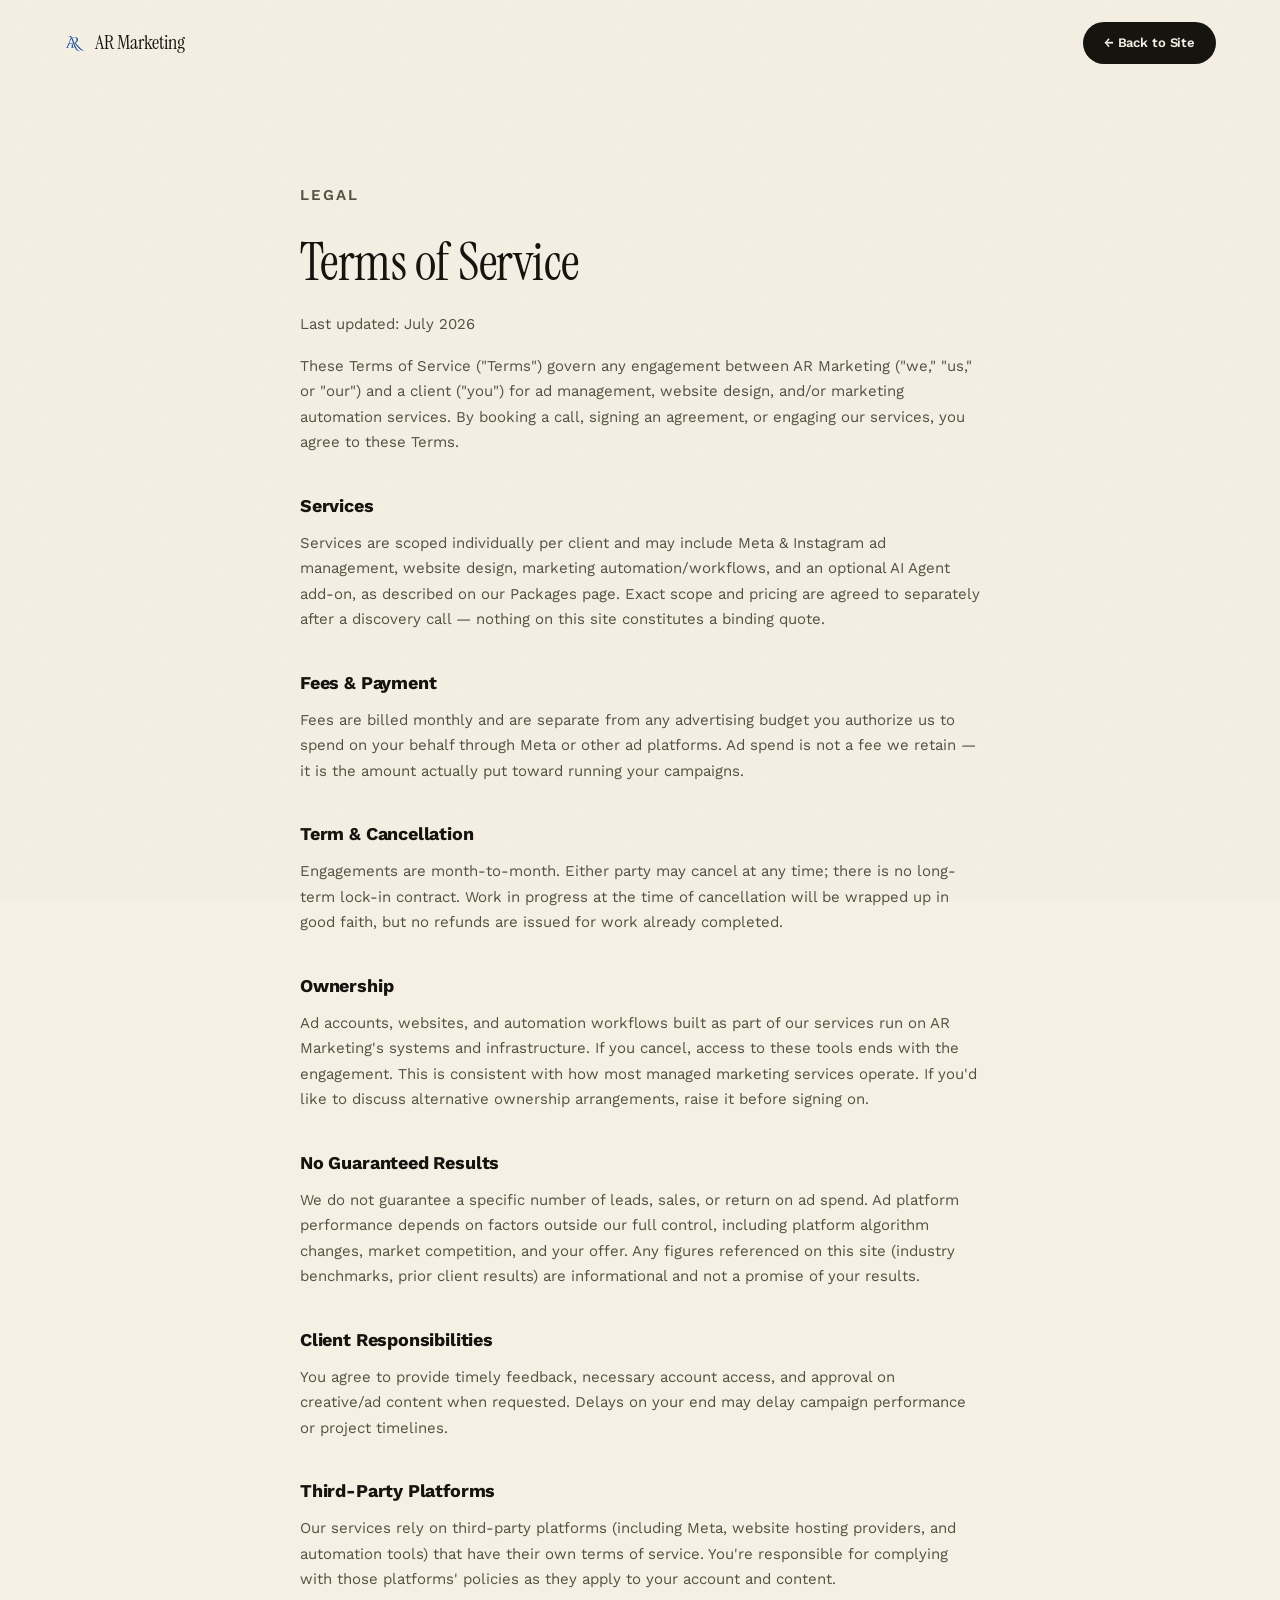
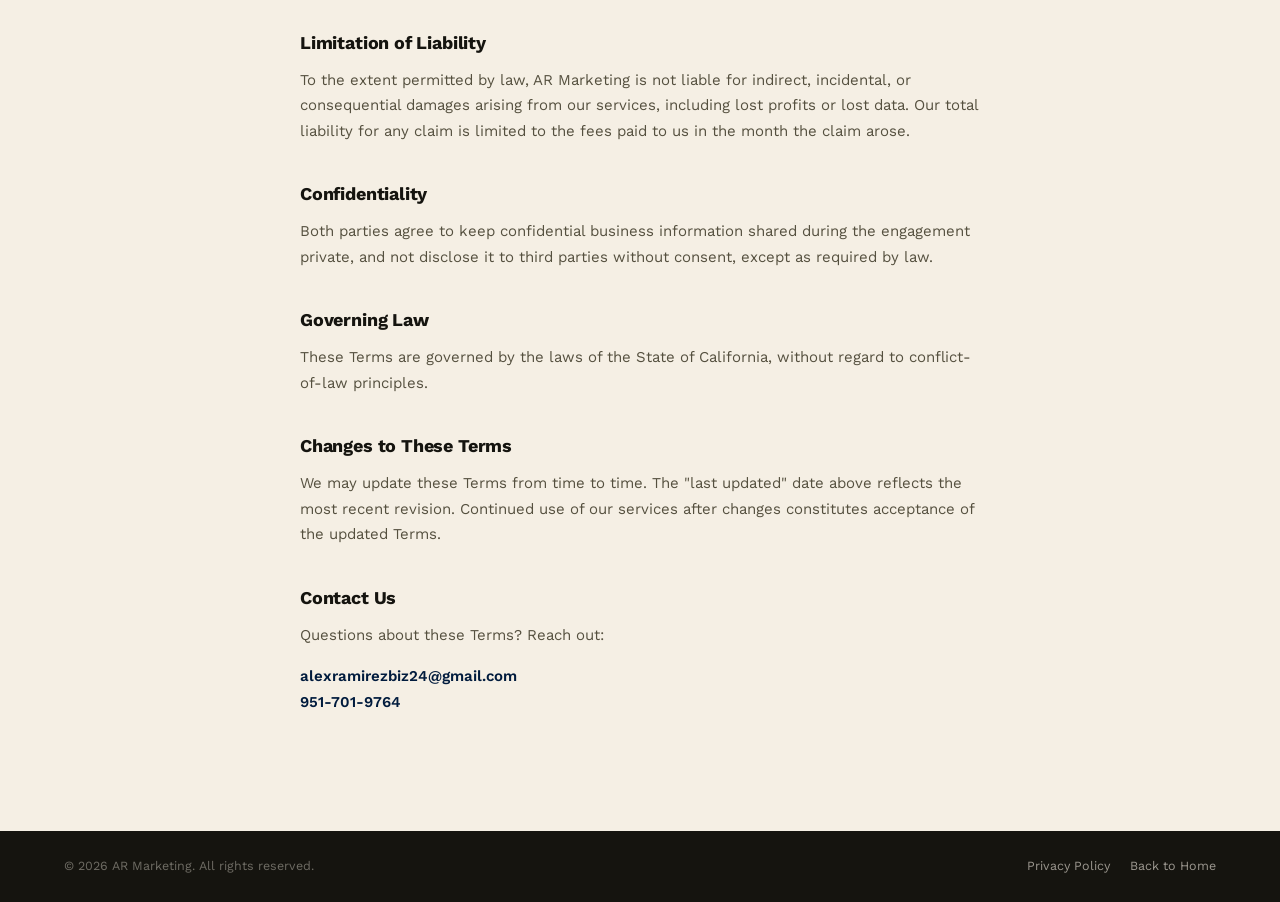
<file: terms.html>
<!DOCTYPE html>
<html lang="en">
<head>
<meta charset="UTF-8">
<meta name="viewport" content="width=device-width, initial-scale=1.0">
<title>Terms of Service — AR Marketing</title>
<meta name="description" content="The terms that govern using AR Marketing's website and working with us on ads, website, and automation packages.">
<link rel="canonical" href="https://www.armarketingteam.agency/terms.html">

<link rel="icon" type="image/png" href="favicon.png">
<link rel="apple-touch-icon" href="apple-touch-icon.png">
<link rel="manifest" href="site.webmanifest">
<meta name="theme-color" content="#00357A">

<link rel="preconnect" href="https://fonts.googleapis.com">
<link rel="preconnect" href="https://fonts.gstatic.com" crossorigin>
<link href="https://fonts.googleapis.com/css2?family=Instrument+Serif:ital@0;1&family=Work+Sans:wght@400;500;600;700&display=swap" rel="stylesheet">
<link rel="stylesheet" href="styles.min.css?v=11">

<script type="application/ld+json">
{
  "@context": "https://schema.org",
  "@type": "WebPage",
  "name": "Terms of Service — AR Marketing",
  "url": "https://www.armarketingteam.agency/terms.html",
  "isPartOf": {
    "@type": "WebSite",
    "name": "AR Marketing",
    "url": "https://www.armarketingteam.agency/"
  },
  "dateModified": "2026-07-15"
}
</script>
</head>
<body>

<div class="grain" aria-hidden="true"></div>

<header class="nav" id="nav">
  <div class="nav__inner">
    <a href="index.html" class="logo" aria-label="AR Marketing home">
      <img src="assets/brand/icon-transparent.png" width="22" height="22" alt="" aria-hidden="true" class="logo__mark">
      <span>AR Marketing</span>
    </a>
    <a href="index.html" class="btn btn--small btn--ink nav__cta">← Back to Site</a>
  </div>
</header>

<main>
  <section class="legal">
    <div class="legal__inner">
      <p class="eyebrow">Legal</p>
      <h1>Terms of Service</h1>
      <p class="legal__updated">Last updated: July 2026</p>

      <p>These Terms of Service ("Terms") govern any engagement between AR Marketing ("we," "us," or "our") and a client ("you") for ad management, website design, and/or marketing automation services. By booking a call, signing an agreement, or engaging our services, you agree to these Terms.</p>

      <h2>Services</h2>
      <p>Services are scoped individually per client and may include Meta &amp; Instagram ad management, website design, marketing automation/workflows, and an optional AI Agent add-on, as described on our Packages page. Exact scope and pricing are agreed to separately after a discovery call — nothing on this site constitutes a binding quote.</p>

      <h2>Fees &amp; Payment</h2>
      <p>Fees are billed monthly and are separate from any advertising budget you authorize us to spend on your behalf through Meta or other ad platforms. Ad spend is not a fee we retain — it is the amount actually put toward running your campaigns.</p>

      <h2>Term &amp; Cancellation</h2>
      <p>Engagements are month-to-month. Either party may cancel at any time; there is no long-term lock-in contract. Work in progress at the time of cancellation will be wrapped up in good faith, but no refunds are issued for work already completed.</p>

      <h2>Ownership</h2>
      <p>Ad accounts, websites, and automation workflows built as part of our services run on AR Marketing's systems and infrastructure. If you cancel, access to these tools ends with the engagement. This is consistent with how most managed marketing services operate. If you'd like to discuss alternative ownership arrangements, raise it before signing on.</p>

      <h2>No Guaranteed Results</h2>
      <p>We do not guarantee a specific number of leads, sales, or return on ad spend. Ad platform performance depends on factors outside our full control, including platform algorithm changes, market competition, and your offer. Any figures referenced on this site (industry benchmarks, prior client results) are informational and not a promise of your results.</p>

      <h2>Client Responsibilities</h2>
      <p>You agree to provide timely feedback, necessary account access, and approval on creative/ad content when requested. Delays on your end may delay campaign performance or project timelines.</p>

      <h2>Third-Party Platforms</h2>
      <p>Our services rely on third-party platforms (including Meta, website hosting providers, and automation tools) that have their own terms of service. You're responsible for complying with those platforms' policies as they apply to your account and content.</p>

      <h2>Limitation of Liability</h2>
      <p>To the extent permitted by law, AR Marketing is not liable for indirect, incidental, or consequential damages arising from our services, including lost profits or lost data. Our total liability for any claim is limited to the fees paid to us in the month the claim arose.</p>

      <h2>Confidentiality</h2>
      <p>Both parties agree to keep confidential business information shared during the engagement private, and not disclose it to third parties without consent, except as required by law.</p>

      <h2>Governing Law</h2>
      <p>These Terms are governed by the laws of the State of California, without regard to conflict-of-law principles.</p>

      <h2>Changes to These Terms</h2>
      <p>We may update these Terms from time to time. The "last updated" date above reflects the most recent revision. Continued use of our services after changes constitutes acceptance of the updated Terms.</p>

      <h2>Contact Us</h2>
      <p>Questions about these Terms? Reach out:</p>
      <p>
        <a href="mailto:alexramirezbiz24@gmail.com">alexramirezbiz24@gmail.com</a><br>
        <a href="tel:+19517019764">951-701-9764</a>
      </p>
    </div>
  </section>
</main>

<footer class="footer footer--minimal">
  <div class="footer__bottom footer__bottom--standalone">
    <span>© 2026 AR Marketing. All rights reserved.</span>
    <span class="footer__legal-links">
      <a href="privacy.html">Privacy Policy</a>
      <a href="index.html">Back to Home</a>
    </span>
  </div>
</footer>

</body>
</html>
</file>
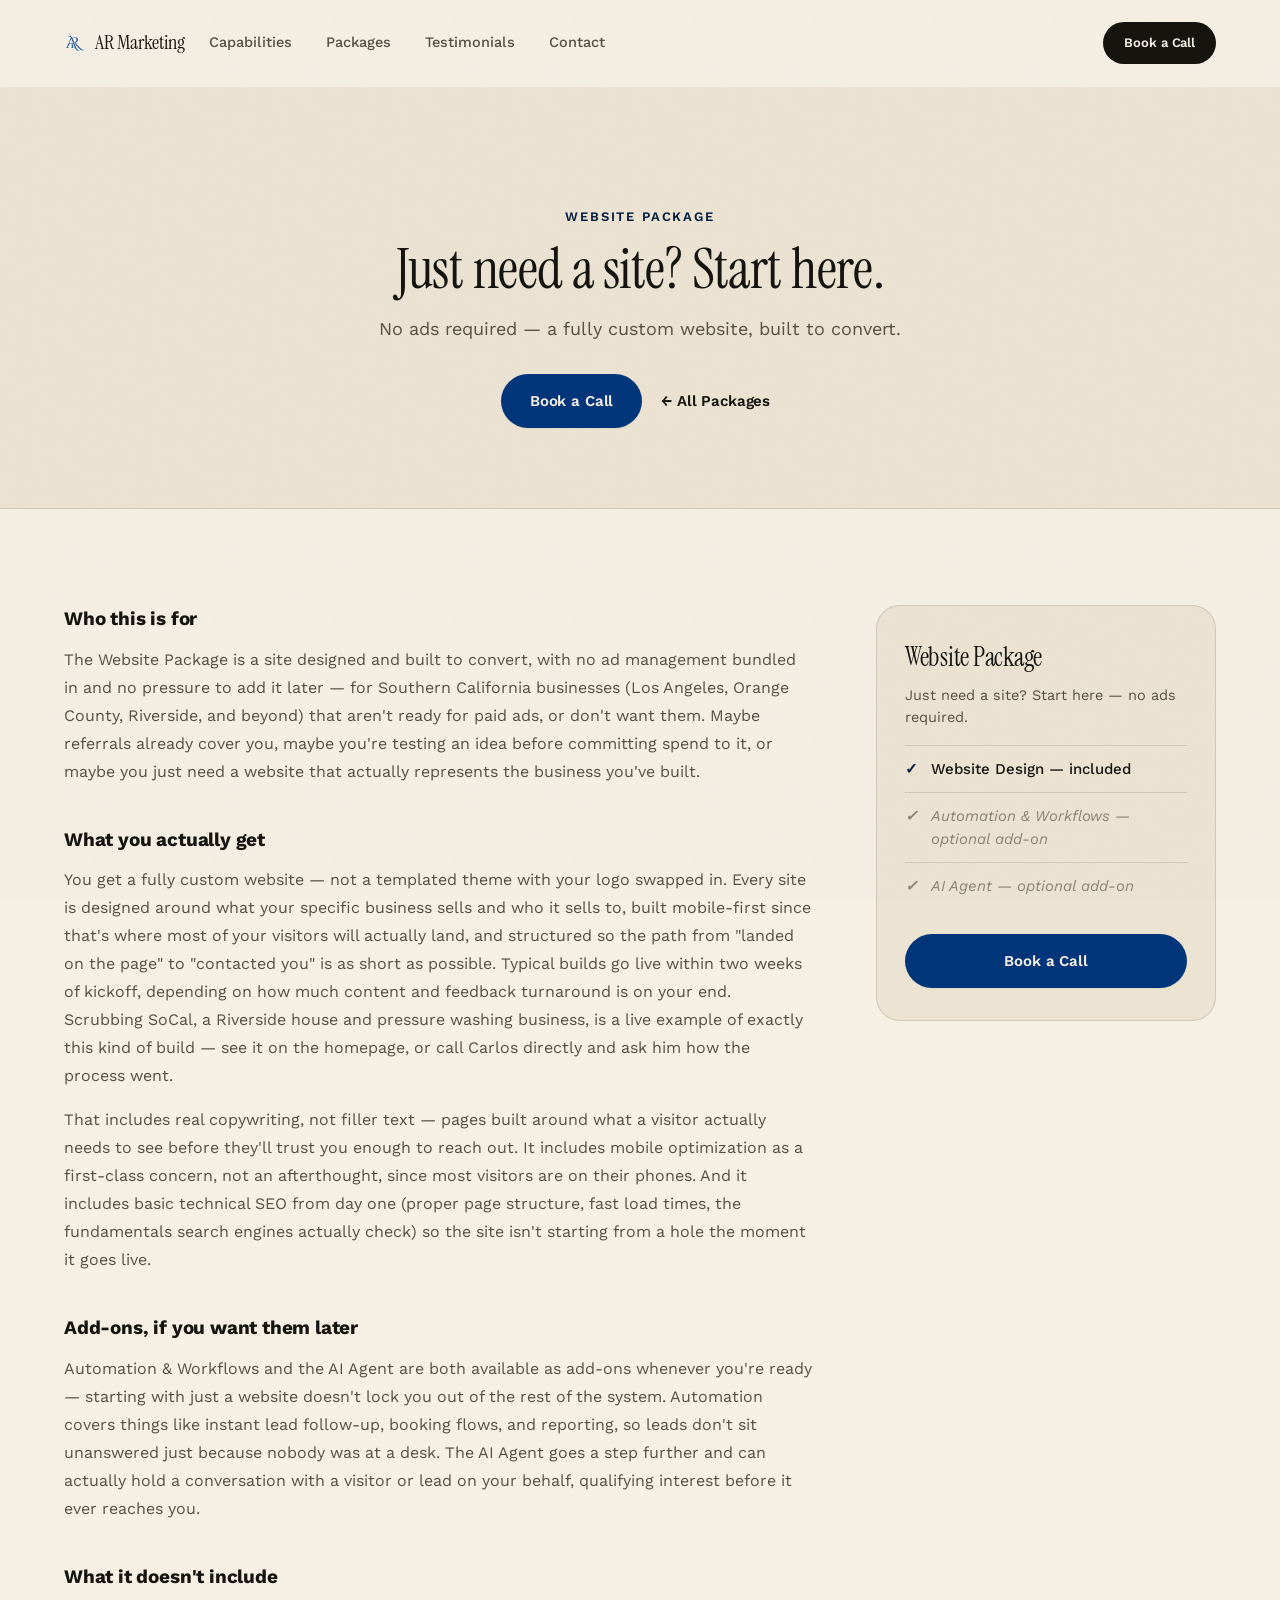
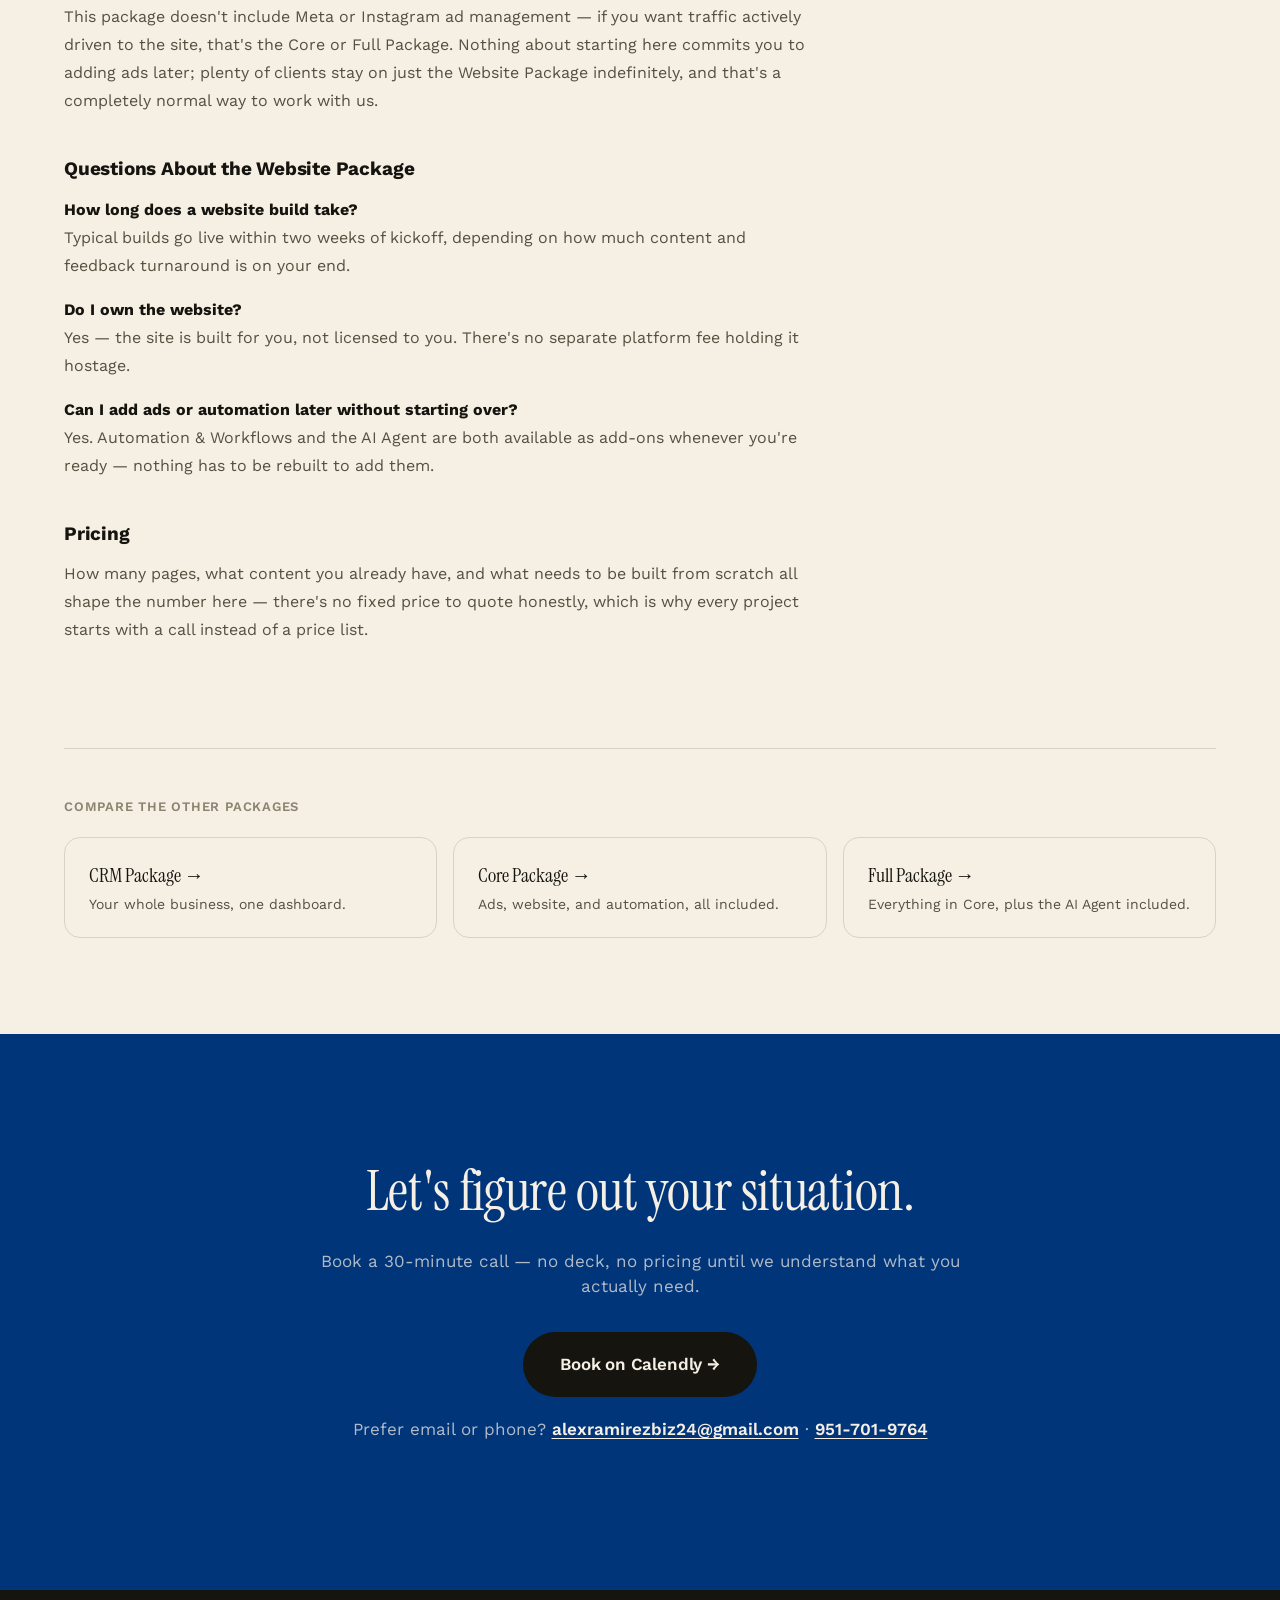
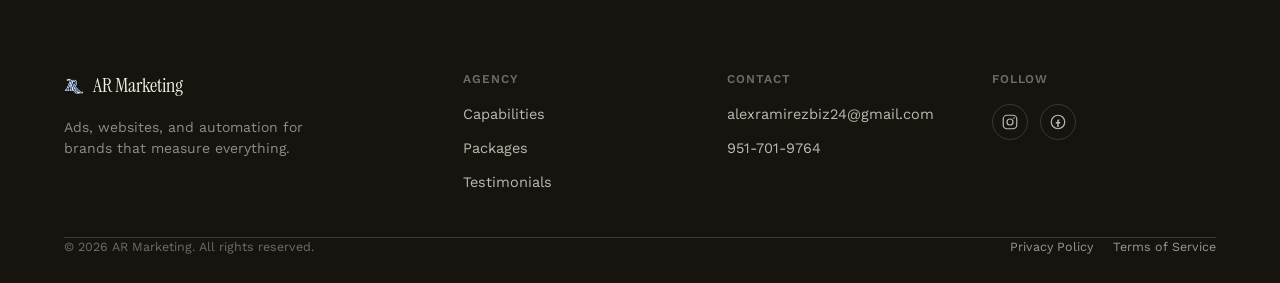
<file: website-package.html>
<!DOCTYPE html>
<html lang="en">
<head>
<meta charset="UTF-8">
<meta name="viewport" content="width=device-width, initial-scale=1.0">
<title>Website Package — AR Marketing</title>
<meta name="description" content="Just need a site? A fully custom website designed and built to convert — no ad management required, with automation and an AI agent available as add-ons.">
<link rel="canonical" href="https://www.armarketingteam.agency/website-package.html">

<link rel="icon" type="image/png" href="favicon.png">
<link rel="apple-touch-icon" href="apple-touch-icon.png">
<link rel="manifest" href="site.webmanifest">
<meta name="theme-color" content="#00357A">

<meta property="og:type" content="website">
<meta property="og:site_name" content="AR Marketing">
<meta property="og:title" content="Website Package — AR Marketing">
<meta property="og:description" content="A fully custom website designed and built to convert — no ad management required.">
<meta property="og:url" content="https://www.armarketingteam.agency/website-package.html">
<meta property="og:image" content="https://www.armarketingteam.agency/assets/og-image.png">
<meta property="og:image:alt" content="AR Marketing — Website Package">
<meta property="og:image:width" content="1200">
<meta property="og:image:height" content="630">

<link rel="preconnect" href="https://fonts.googleapis.com">
<link rel="preconnect" href="https://fonts.gstatic.com" crossorigin>
<link href="https://fonts.googleapis.com/css2?family=Instrument+Serif:ital@0;1&family=Work+Sans:wght@400;500;600;700&display=swap" rel="stylesheet">
<link rel="stylesheet" href="styles.min.css?v=11">

<script type="application/ld+json">
{
  "@context": "https://schema.org",
  "@type": "Service",
  "name": "Website Package",
  "serviceType": "Website Design",
  "description": "A fully custom website designed and built to convert — no ad management required, with automation and an AI agent available as add-ons.",
  "url": "https://www.armarketingteam.agency/website-package.html",
  "provider": {
    "@type": "AdvertisingAgency",
    "name": "AR Marketing",
    "url": "https://www.armarketingteam.agency/",
    "telephone": "+1-951-701-9764"
  },
  "areaServed": {
    "@type": "State",
    "name": "Southern California"
  },
  "dateModified": "2026-07-15"
}
</script>
<script type="application/ld+json">
{
  "@context": "https://schema.org",
  "@type": "FAQPage",
  "mainEntity": [
    {
      "@type": "Question",
      "name": "How long does a website build take?",
      "acceptedAnswer": {
        "@type": "Answer",
        "text": "Typical builds go live within two weeks of kickoff, depending on how much content and feedback turnaround is on your end."
      }
    },
    {
      "@type": "Question",
      "name": "Do I own the website?",
      "acceptedAnswer": {
        "@type": "Answer",
        "text": "Yes — the site is built for you, not licensed to you. There's no separate platform fee holding it hostage."
      }
    },
    {
      "@type": "Question",
      "name": "Can I add ads or automation later without starting over?",
      "acceptedAnswer": {
        "@type": "Answer",
        "text": "Yes. Automation & Workflows and the AI Agent are both available as add-ons whenever you're ready — starting with just a website doesn't lock you out of the rest of the system, and nothing has to be rebuilt to add them."
      }
    }
  ]
}
</script>
<script type="application/ld+json">
{
  "@context": "https://schema.org",
  "@type": "BreadcrumbList",
  "itemListElement": [
    {
      "@type": "ListItem",
      "position": 1,
      "name": "Home",
      "item": "https://www.armarketingteam.agency/"
    },
    {
      "@type": "ListItem",
      "position": 2,
      "name": "Packages",
      "item": "https://www.armarketingteam.agency/#packages"
    },
    {
      "@type": "ListItem",
      "position": 3,
      "name": "Website Package",
      "item": "https://www.armarketingteam.agency/website-package.html"
    }
  ]
}
</script>
</head>
<body>

<div class="grain" aria-hidden="true"></div>

<header class="nav" id="nav">
  <div class="nav__inner">
    <a href="index.html" class="logo" aria-label="AR Marketing home">
      <img src="assets/brand/icon-transparent.png" width="22" height="22" alt="" aria-hidden="true" class="logo__mark">
      <span>AR Marketing</span>
    </a>
    <nav class="nav__links" aria-label="Primary">
      <a href="index.html#capabilities">Capabilities</a>
      <a href="index.html#packages">Packages</a>
      <a href="index.html#testimonials">Testimonials</a>
      <a href="index.html#cta">Contact</a>
    </nav>
    <a href="https://calendly.com/alexramirezbiz24/30min" target="_blank" rel="noopener" class="btn btn--small btn--ink nav__cta">Book a Call</a>
    <button class="nav__toggle" id="navToggle" aria-label="Toggle menu" aria-expanded="false" aria-controls="navMobile">
      <span></span><span></span>
    </button>
  </div>
  <nav class="nav__mobile" id="navMobile" aria-label="Mobile">
    <a href="index.html#capabilities">Capabilities</a>
    <a href="index.html#packages">Packages</a>
    <a href="index.html#testimonials">Testimonials</a>
    <a href="index.html#cta">Contact</a>
  </nav>
</header>

<main>
  <section class="package-hero">
    <div class="package-hero__inner">
      <p class="eyebrow">Website Package</p>
      <h1>Just need a site? Start here.</h1>
      <p class="package-hero__tagline">No ads required — a fully custom website, built to convert.</p>
      <div class="package-hero__actions">
        <a href="https://calendly.com/alexramirezbiz24/30min" target="_blank" rel="noopener" class="btn btn--signal">Book a Call</a>
        <a href="index.html#packages" class="btn btn--ghost">← All Packages</a>
      </div>
    </div>
  </section>

  <section class="package-detail">
    <div class="package-detail__inner">
      <div class="package-detail__prose">
        <h2>Who this is for</h2>
        <p>The Website Package is a site designed and built to convert, with no ad management bundled in and no pressure to add it later — for Southern California businesses (Los Angeles, Orange County, Riverside, and beyond) that aren't ready for paid ads, or don't want them. Maybe referrals already cover you, maybe you're testing an idea before committing spend to it, or maybe you just need a website that actually represents the business you've built.</p>

        <h2>What you actually get</h2>
        <p>You get a fully custom website — not a templated theme with your logo swapped in. Every site is designed around what your specific business sells and who it sells to, built mobile-first since that's where most of your visitors will actually land, and structured so the path from "landed on the page" to "contacted you" is as short as possible. Typical builds go live within two weeks of kickoff, depending on how much content and feedback turnaround is on your end. Scrubbing SoCal, a Riverside house and pressure washing business, is a live example of exactly this kind of build — <a href="index.html#testimonials">see it on the homepage</a>, or call Carlos directly and ask him how the process went.</p>
        <p>That includes real copywriting, not filler text — pages built around what a visitor actually needs to see before they'll trust you enough to reach out. It includes mobile optimization as a first-class concern, not an afterthought, since most visitors are on their phones. And it includes basic technical SEO from day one (proper page structure, fast load times, the fundamentals search engines actually check) so the site isn't starting from a hole the moment it goes live.</p>

        <h2>Add-ons, if you want them later</h2>
        <p>Automation &amp; Workflows and the AI Agent are both available as add-ons whenever you're ready — starting with just a website doesn't lock you out of the rest of the system. Automation covers things like instant lead follow-up, booking flows, and reporting, so leads don't sit unanswered just because nobody was at a desk. The AI Agent goes a step further and can actually hold a conversation with a visitor or lead on your behalf, qualifying interest before it ever reaches you.</p>

        <h2>What it doesn't include</h2>
        <p>This package doesn't include Meta or Instagram ad management — if you want traffic actively driven to the site, that's the Core or Full Package. Nothing about starting here commits you to adding ads later; plenty of clients stay on just the Website Package indefinitely, and that's a completely normal way to work with us.</p>

        <h2>Questions About the Website Package</h2>
        <p><strong>How long does a website build take?</strong><br>
        Typical builds go live within two weeks of kickoff, depending on how much content and feedback turnaround is on your end.</p>
        <p><strong>Do I own the website?</strong><br>
        Yes — the site is built for you, not licensed to you. There's no separate platform fee holding it hostage.</p>
        <p><strong>Can I add ads or automation later without starting over?</strong><br>
        Yes. Automation &amp; Workflows and the AI Agent are both available as add-ons whenever you're ready — nothing has to be rebuilt to add them.</p>

        <h2>Pricing</h2>
        <p>How many pages, what content you already have, and what needs to be built from scratch all shape the number here — there's no fixed price to quote honestly, which is why every project starts with a call instead of a price list.</p>
      </div>

      <aside class="package-summary">
        <h3>Website Package</h3>
        <p class="package-summary__tagline">Just need a site? Start here — no ads required.</p>
        <ul class="package-card__list">
          <li>Website Design — included</li>
          <li class="is-muted">Automation &amp; Workflows — optional add-on</li>
          <li class="is-muted">AI Agent — optional add-on</li>
        </ul>
        <a href="https://calendly.com/alexramirezbiz24/30min" target="_blank" rel="noopener" class="btn btn--signal package-summary__cta">Book a Call</a>
      </aside>
    </div>

    <div class="package-crosslinks">
      <p class="package-crosslinks__label">Compare the other packages</p>
      <div class="package-crosslinks__grid">
        <a href="crm-package.html" class="package-crosslink">
          <span class="package-crosslink__name">CRM Package →</span>
          <span class="package-crosslink__desc">Your whole business, one dashboard.</span>
        </a>
        <a href="core-package.html" class="package-crosslink">
          <span class="package-crosslink__name">Core Package →</span>
          <span class="package-crosslink__desc">Ads, website, and automation, all included.</span>
        </a>
        <a href="full-package.html" class="package-crosslink">
          <span class="package-crosslink__name">Full Package →</span>
          <span class="package-crosslink__desc">Everything in Core, plus the AI Agent included.</span>
        </a>
      </div>
    </div>
  </section>

  <section class="cta" id="cta">
    <div class="cta__inner">
      <h2 class="reveal">Let's figure out your situation.</h2>
      <p class="reveal" data-delay="1">Book a 30-minute call — no deck, no pricing until we understand what you actually need.</p>
      <div class="cta__actions reveal" data-delay="2">
        <a href="https://calendly.com/alexramirezbiz24/30min" target="_blank" rel="noopener" class="btn btn--ink btn--large">Book on Calendly →</a>
      </div>
      <p class="cta__alt reveal" data-delay="3">
        Prefer email or phone? <a href="mailto:alexramirezbiz24@gmail.com">alexramirezbiz24@gmail.com</a> · <a href="tel:+19517019764">951-701-9764</a>
      </p>
    </div>
  </section>
</main>

<footer class="footer">
  <div class="footer__inner">
    <div class="footer__brand">
      <a href="index.html" class="logo logo--light">
        <img src="assets/brand/icon-transparent.png" width="20" height="20" alt="" aria-hidden="true" class="logo__mark">
        <span>AR Marketing</span>
      </a>
      <p>Ads, websites, and automation for brands that measure everything.</p>
    </div>
    <div class="footer__col">
      <h4>Agency</h4>
      <a href="index.html#capabilities">Capabilities</a>
      <a href="index.html#packages">Packages</a>
      <a href="index.html#testimonials">Testimonials</a>
    </div>
    <div class="footer__col">
      <h4>Contact</h4>
      <a href="mailto:alexramirezbiz24@gmail.com">alexramirezbiz24@gmail.com</a>
      <a href="tel:+19517019764">951-701-9764</a>
    </div>
    <div class="footer__col">
      <h4>Follow</h4>
      <div class="footer__social">
        <a href="https://www.instagram.com/armarketing_team/" target="_blank" rel="noopener" aria-label="AR Marketing on Instagram">
          <svg width="18" height="18" viewBox="0 0 24 24" fill="none" aria-hidden="true">
            <rect x="3" y="3" width="18" height="18" rx="5" stroke="currentColor" stroke-width="1.6"/>
            <circle cx="12" cy="12" r="4" stroke="currentColor" stroke-width="1.6"/>
            <circle cx="17.3" cy="6.7" r="1.1" fill="currentColor"/>
          </svg>
        </a>
        <a href="https://www.facebook.com/profile.php?id=61578118346099" target="_blank" rel="noopener" aria-label="AR Marketing on Facebook">
          <svg width="18" height="18" viewBox="0 0 24 24" fill="none" aria-hidden="true">
            <circle cx="12" cy="12" r="9" stroke="currentColor" stroke-width="1.6"/>
            <path d="M14 8.5h-1.5a1.5 1.5 0 0 0-1.5 1.5v2H9v2h2v4.5h2V14h1.8l.3-2H13v-1.5a.5.5 0 0 1 .5-.5H14V8.5z" fill="currentColor"/>
          </svg>
        </a>
      </div>
    </div>
  </div>
  <div class="footer__bottom footer__bottom--standalone">
    <span>© 2026 AR Marketing. All rights reserved.</span>
    <span class="footer__legal-links">
      <a href="privacy.html">Privacy Policy</a>
      <a href="terms.html">Terms of Service</a>
    </span>
  </div>
</footer>

<script src="script.min.js"></script>

<!-- Calendly badge widget begin -->
<link href="https://assets.calendly.com/assets/external/widget.css" rel="stylesheet">
<script src="https://assets.calendly.com/assets/external/widget.js" type="text/javascript" async></script>
<script type="text/javascript">window.onload = function() { Calendly.initBadgeWidget({ url: 'https://calendly.com/alexramirezbiz24/30min', text: 'Schedule time with me', color: '#00357A', textColor: '#F5EFE4', branding: true }); }</script>
<!-- Calendly badge widget end -->
</body>
</html>
</file>
<file: styles.min.css>
:root{--paper:#F5EFE4;--paper-dim:#ECE3D3;--ink:#15140F;--ink-soft:#55503F;--ink-faint:#8A8471;--signal:#00357A;--signal-dark:#001B3D;--signal-light:#8CA4C3;--line:rgba(21,20,15,0.13);--line-light:rgba(245,239,228,0.16);--font-display:'Instrument Serif','Iowan Old Style',serif;--font-body:'Work Sans',-apple-system,sans-serif;--container:1240px;--pad:clamp(24px,5vw,64px);--ease:cubic-bezier(0.16,1,0.3,1)}*{box-sizing:border-box}html{scroll-behavior:smooth}@media (prefers-reduced-motion:reduce){html{scroll-behavior:auto}*,*::before,*::after{animation-duration:0.001ms !important;animation-iteration-count:1 !important;transition-duration:0.001ms !important;scroll-behavior:auto !important}}body{margin:0;background:var(--paper);color:var(--ink);font-family:var(--font-body);font-size:16px;line-height:1.5;-webkit-font-smoothing:antialiased;overflow-x:hidden}::selection{background:var(--signal);color:var(--paper)}a{color:inherit;text-decoration:none}h1,h2,h3{font-family:var(--font-display);font-weight:400;margin:0;color:var(--ink);letter-spacing:-0.01em}em{font-style:italic;color:var(--signal-dark)}p{margin:0}img,svg{display:block;max-width:100%}.grain{position:fixed;inset:0;pointer-events:none;z-index:999;opacity:0.045;mix-blend-mode:multiply;background-image:url("data:image/svg+xml,%3Csvg xmlns='http://www.w3.org/2000/svg' width='120' height='120'%3E%3Cfilter id='n'%3E%3CfeTurbulence type='fractalNoise' baseFrequency='0.9' numOctaves='2' stitchTiles='stitch'/%3E%3C/filter%3E%3Crect width='100%25' height='100%25' filter='url(%23n)'/%3E%3C/svg%3E")}.eyebrow{font-size:13px;font-weight:600;letter-spacing:0.14em;text-transform:uppercase;color:var(--signal-dark);margin:0 0 14px}.reveal{opacity:0;transform:translateY(22px);transition:opacity 0.8s var(--ease),transform 0.8s var(--ease);transition-delay:calc(var(--d,0) * 90ms)}.reveal.is-visible{opacity:1;transform:translateY(0)}.btn{display:inline-flex;align-items:center;gap:8px;padding:15px 28px;border-radius:100px;font-family:var(--font-body);font-weight:600;font-size:15px;letter-spacing:-0.01em;border:1px solid transparent;transition:transform 0.35s var(--ease),box-shadow 0.35s var(--ease),background 0.3s var(--ease),color 0.3s var(--ease);cursor:pointer;white-space:nowrap}.btn:hover{transform:translateY(-2px)}.btn:active{transform:translateY(0)}.btn--signal{background:var(--signal);color:var(--paper);box-shadow:0 1px 0 rgba(21,20,15,0.06)}.btn--signal:hover{background:var(--signal-dark);color:var(--paper);box-shadow:0 10px 24px -8px rgba(0,27,61,0.55)}.btn--ink{background:var(--ink);color:var(--paper)}.btn--ink:hover{background:var(--signal-light);color:var(--ink);box-shadow:0 10px 24px -8px rgba(140,164,195,0.45)}.btn--ghost{background:transparent;color:var(--ink);padding-left:8px;padding-right:8px}.btn--ghost:hover{color:var(--signal-dark);transform:translateX(2px)}.btn--outline{background:transparent;color:var(--ink);border-color:var(--ink)}.btn--outline:hover{background:var(--ink);color:var(--paper);box-shadow:0 10px 24px -10px rgba(21,20,15,0.5)}.btn--small{padding:10px 20px;font-size:13px}.btn--large{padding:19px 36px;font-size:17px}.nav{position:sticky;top:0;z-index:100;padding:22px var(--pad);transition:padding 0.35s var(--ease),background 0.35s var(--ease),box-shadow 0.35s var(--ease),border-color .35s var(--ease);border-bottom:1px solid transparent}.nav.is-scrolled{padding-top:14px;padding-bottom:14px;background:rgba(245,239,228,0.82);backdrop-filter:blur(14px) saturate(140%);-webkit-backdrop-filter:blur(14px) saturate(140%);border-bottom-color:var(--line)}.nav__inner{max-width:var(--container);margin:0 auto;display:flex;align-items:center;justify-content:space-between;gap:24px}.logo{display:inline-flex;align-items:center;gap:9px;font-family:var(--font-display);font-size:clamp(17px,1.6vw,21px);white-space:nowrap;color:var(--ink)}.logo__mark{flex-shrink:0;object-fit:contain}.logo--light{color:var(--paper)}.nav__links{display:flex;gap:34px;font-size:14.5px;font-weight:500;color:var(--ink-soft)}.nav__links a{position:relative;transition:color 0.25s var(--ease)}.nav__links a:hover{color:var(--ink)}.nav__links a::after{content:"";position:absolute;left:0;right:0;bottom:-5px;height:1px;background:var(--signal-dark);transform:scaleX(0);transform-origin:left;transition:transform 0.3s var(--ease)}.nav__links a:hover::after{transform:scaleX(1)}.nav__cta{margin-left:auto}.nav__toggle{display:none;flex-direction:column;gap:5px;width:30px;background:none;border:none;cursor:pointer;padding:6px 0}.nav__toggle span{display:block;height:1.5px;background:var(--ink);transition:transform 0.3s var(--ease),opacity 0.3s var(--ease)}.nav__toggle[aria-expanded="true"] span:first-child{transform:translateY(3.25px) rotate(45deg)}.nav__toggle[aria-expanded="true"] span:last-child{transform:translateY(-3.25px) rotate(-45deg)}.nav__mobile{display:none;flex-direction:column;gap:2px;max-height:0;overflow:hidden;visibility:hidden;transition:max-height 0.4s var(--ease),visibility 0s 0.4s}.nav__mobile a{padding:14px 4px;border-bottom:1px solid var(--line);font-size:16px;font-weight:500}.nav__mobile.is-open{max-height:260px;visibility:visible;transition:max-height 0.4s var(--ease)}.hero{position:relative;padding:clamp(48px,8vw,96px) var(--pad) clamp(64px,9vw,120px);overflow:hidden}.hero__inner{max-width:var(--container);margin:0 auto;display:grid;grid-template-columns:1.1fr 0.9fr;gap:40px;align-items:center}.hero__title{font-size:clamp(48px,6.4vw,92px);line-height:0.98;margin:0 0 28px}.hero__sub{max-width:440px;font-size:18px;line-height:1.6;color:var(--ink-soft);margin-bottom:36px}.hero__actions{display:flex;align-items:center;gap:8px;flex-wrap:wrap}.hero__deco{position:relative;height:480px}.deco-blob{position:absolute;top:50%;left:50%;width:460px;height:460px;transform:translate(-50%,-50%);background:radial-gradient(circle at 35% 30%,rgba(0,53,122,0.30),rgba(0,53,122,0) 65%);border-radius:50%;filter:blur(4px)}.deco-ring{position:absolute;top:50%;left:50%;width:380px;height:380px;transform:translate(-50%,-50%);color:var(--ink);opacity:0.14;animation:spin 40s linear infinite}@keyframes spin{to{transform:translate(-50%,-50%) rotate(360deg)}}.deco-card{position:absolute;background:var(--paper);border:1px solid var(--line);border-radius:16px;padding:16px 20px;box-shadow:0 18px 40px -18px rgba(21,20,15,0.22);display:flex;flex-direction:column;gap:4px;animation:float 7s ease-in-out infinite}.deco-card__label{font-size:11px;font-weight:600;letter-spacing:0.08em;text-transform:uppercase;color:var(--ink-faint)}.deco-card__value{font-family:var(--font-display);font-size:26px;color:var(--signal-dark)}.deco-card--1{top:6%;right:4%;animation-delay:0s}.deco-card--2{top:46%;left:0%;animation-delay:1.4s}.deco-card--3{bottom:4%;right:12%;animation-delay:2.8s}@keyframes float{0%,100%{transform:translateY(0)}50%{transform:translateY(-10px)}}.marquee{border-top:1px solid var(--line);border-bottom:1px solid var(--line);overflow:hidden;background:var(--paper-dim);padding:16px 0}.marquee__track{display:flex;gap:14px;width:max-content;animation:marquee 32s linear infinite;font-size:13px;font-weight:600;letter-spacing:0.08em;color:var(--ink-faint);white-space:nowrap}.marquee__track span:nth-child(2n){color:var(--signal-dark)}@keyframes marquee{from{transform:translateX(0)}to{transform:translateX(-50%)}}.stats{padding:clamp(56px,7vw,88px) var(--pad);max-width:var(--container);margin:0 auto}.stats__inner{display:grid;grid-template-columns:repeat(3,1fr)}.stat{padding:0 24px;border-left:1px solid var(--line);display:flex;flex-direction:column;gap:6px}.stat:first-child{border-left:none;padding-left:0}.stat__num{font-family:var(--font-display);font-size:clamp(38px,4.4vw,58px);color:var(--ink)}.stat__label{font-size:13.5px;color:var(--ink-soft);font-weight:500}.benchmarks{padding:clamp(48px,6vw,72px) 0;background:var(--paper-dim);border-top:1px solid var(--line);border-bottom:1px solid var(--line)}.benchmarks__grid{max-width:640px;margin:0 auto;padding:0 var(--pad);display:grid;grid-template-columns:repeat(2,1fr);gap:32px}.benchmark{display:flex;flex-direction:column;gap:8px}.benchmark__value{font-family:var(--font-display);font-size:clamp(34px,4vw,50px);color:var(--signal-dark);display:inline-flex;align-items:baseline}.benchmark__value .stat__num{color:inherit;font-size:inherit}.benchmark__label{font-size:13.5px;color:var(--ink-soft);font-weight:500;max-width:220px}.benchmarks__footnote{max-width:var(--container);margin:28px auto 0;padding:0 var(--pad);font-size:13px;line-height:1.6;color:var(--ink-faint)}.benchmarks__footnote a{color:var(--signal-dark);font-weight:600}.benchmarks__footnote a:hover{color:var(--ink)}.section-head{max-width:var(--container);margin:0 auto;padding:0 var(--pad);margin-bottom:48px}.section-head h2{font-size:clamp(32px,4vw,48px);line-height:1.08;max-width:640px}.services{padding:clamp(56px,8vw,100px) 0}.services__grid{max-width:var(--container);margin:0 auto;padding:0 var(--pad);display:grid;grid-template-columns:repeat(3,1fr);gap:20px}.card{background:var(--paper-dim);border:1px solid var(--line);border-radius:20px;padding:30px 26px;display:flex;flex-direction:column;gap:14px;transition:transform 0.4s var(--ease),box-shadow 0.4s var(--ease),background 0.4s var(--ease)}.card:hover{transform:translateY(-6px);background:var(--paper);box-shadow:0 22px 44px -22px rgba(21,20,15,0.28)}.services__grid .card:nth-child(2){transform:translateY(-22px)}.services__grid .card:nth-child(2):hover{transform:translateY(-28px)}.card__index{font-family:var(--font-display);font-size:15px;color:var(--signal-dark)}.card h3{font-size:23px}.card p{font-size:14.5px;line-height:1.55;color:var(--ink-soft)}.packages{padding:clamp(56px,8vw,100px) 0 clamp(48px,6vw,72px)}.packages__intro{font-size:16px;line-height:1.6;color:var(--ink-soft);max-width:560px;margin-top:18px}.packages__grid{max-width:var(--container);margin:0 auto;padding:0 var(--pad);display:grid;grid-template-columns:repeat(4,1fr);gap:20px}.package-card{position:relative;background:var(--paper-dim);border:1px solid var(--line);border-radius:24px;padding:30px 24px;display:flex;flex-direction:column;gap:16px;transition:transform 0.4s var(--ease),box-shadow 0.4s var(--ease),border-color 0.4s var(--ease)}.package-card:hover{transform:translateY(-6px);border-color:var(--signal);box-shadow:0 24px 48px -24px rgba(21,20,15,0.24)}.package-card--highlight{background:var(--ink);border-color:var(--ink)}.package-card--highlight h3,.package-card--highlight .package-card__tagline{color:var(--paper)}.package-card--highlight .package-card__list li{color:rgba(245,239,228,0.82);border-top-color:var(--line-light)}.package-card__badge{position:absolute;top:-13px;left:24px;background:var(--signal);color:var(--paper);font-size:12px;font-weight:700;letter-spacing:0.05em;text-transform:uppercase;padding:6px 14px;border-radius:100px}.package-card h3{font-size:clamp(21px,1.7vw,26px)}.package-card__tagline{font-size:15px;color:var(--ink-soft);line-height:1.5;margin-top:-6px}.package-card__list{list-style:none;margin:0;padding:0;display:flex;flex-direction:column}.package-card__list li{padding:12px 0;border-top:1px solid var(--line);font-size:15px;font-weight:500;color:var(--ink);padding-left:26px;position:relative}.package-card__list li::before{content:"✓";position:absolute;left:0;color:var(--signal-dark);font-weight:700}.package-card--highlight .package-card__list li::before{color:var(--signal-light)}.package-card__list li.is-muted{color:var(--ink-faint);font-weight:400;font-style:italic}.package-card__list li.is-muted::before{color:var(--ink-faint)}.package-card__arrow{align-self:flex-end;margin-top:auto;width:42px;height:42px;border-radius:50%;border:1px solid var(--line);display:flex;align-items:center;justify-content:center;color:var(--ink-faint);transition:transform 0.4s var(--ease),background 0.35s var(--ease),border-color 0.35s var(--ease),color 0.35s var(--ease)}.package-card:hover .package-card__arrow{background:var(--signal);border-color:var(--signal);color:var(--paper);transform:translate(4px,-4px)}.package-card--highlight .package-card__arrow{border-color:var(--line-light);color:rgba(245,239,228,0.55)}.package-card--highlight:hover .package-card__arrow{background:var(--signal-light);border-color:var(--signal-light);color:var(--ink)}.packages__note{max-width:var(--container);margin:32px auto 0;padding:0 var(--pad);font-size:14.5px;color:var(--ink-soft)}.packages__note a{color:var(--signal-dark);font-weight:600;transition:color 0.25s var(--ease)}.packages__note a:hover{color:var(--ink)}.package-hero{padding:clamp(64px,10vw,120px) var(--pad) clamp(48px,7vw,80px);text-align:center;background:var(--paper-dim);border-bottom:1px solid var(--line)}.package-hero__inner{max-width:680px;margin:0 auto}.package-hero__inner h1{font-size:clamp(34px,5vw,56px);line-height:1.05;margin:8px 0 16px}.package-hero__tagline{font-size:18px;color:var(--ink-soft);line-height:1.5;margin-bottom:32px}.package-hero__actions{display:flex;align-items:center;justify-content:center;gap:10px;flex-wrap:wrap}.package-detail{padding:clamp(56px,8vw,96px) var(--pad)}.package-detail__inner{max-width:var(--container);margin:0 auto;display:grid;grid-template-columns:1fr 340px;gap:64px}.package-detail__prose h2{font-family:var(--font-body);font-size:19px;font-weight:700;margin:40px 0 12px}.package-detail__prose h2:first-child{margin-top:0}.package-detail__prose p{font-size:16px;line-height:1.75;color:var(--ink-soft);margin:0 0 16px}.package-detail__prose strong{color:var(--ink);font-weight:700}.package-summary{position:sticky;top:100px;align-self:start;background:var(--paper-dim);border:1px solid var(--line);border-radius:24px;padding:32px 28px;display:flex;flex-direction:column;gap:16px}.package-summary--highlight{background:var(--ink);border-color:var(--ink)}.package-summary--highlight h3,.package-summary--highlight .package-summary__tagline{color:var(--paper)}.package-summary--highlight .package-card__list li{color:rgba(245,239,228,0.82);border-top-color:var(--line-light)}.package-summary--highlight .package-card__list li::before{color:var(--signal-light)}.package-summary h3{font-size:26px}.package-summary__tagline{font-size:14.5px;color:var(--ink-soft);line-height:1.5;margin-top:-8px}.package-summary__cta{justify-content:center;margin-top:8px}.package-crosslinks{max-width:var(--container);margin:clamp(56px,7vw,88px) auto 0;border-top:1px solid var(--line);padding-top:clamp(32px,5vw,48px)}.package-crosslinks__label{font-size:13px;font-weight:600;letter-spacing:0.06em;text-transform:uppercase;color:var(--ink-faint);margin-bottom:20px}.package-crosslinks__grid{display:grid;grid-template-columns:repeat(3,1fr);gap:16px}.package-crosslink{display:flex;flex-direction:column;gap:4px;padding:22px 24px;border:1px solid var(--line);border-radius:16px;transition:border-color 0.25s var(--ease),transform 0.25s var(--ease)}.package-crosslink:hover{border-color:var(--signal);transform:translateY(-2px)}.package-crosslink__name{font-family:var(--font-display);font-size:20px;color:var(--ink)}.package-crosslink__desc{font-size:14px;color:var(--ink-soft)}.process{padding:clamp(56px,8vw,100px) 0;background:var(--paper-dim);border-top:1px solid var(--line);border-bottom:1px solid var(--line)}.process__list{max-width:var(--container);margin:0 auto;padding:0 var(--pad);list-style:none;display:grid;grid-template-columns:repeat(4,1fr);gap:0;position:relative}.process__step{position:relative;padding:28px 24px 0 0;border-top:2px solid var(--ink)}.process__num{display:block;font-family:var(--font-display);font-size:40px;color:var(--signal);-webkit-text-stroke:1.4px var(--ink);margin-bottom:10px}.process__step h3{font-size:20px;margin-bottom:8px}.process__step p{font-size:14px;color:var(--ink-soft);line-height:1.55;max-width:240px}.references{background:var(--ink);padding:clamp(64px,8vw,110px) var(--pad)}.references .section-head{text-align:center;margin-bottom:44px}.references .section-head h2{color:var(--paper);margin:0 auto}.eyebrow--onink{color:var(--signal-light)}.references__intro{font-size:16px;line-height:1.6;color:rgba(245,239,228,0.62);max-width:460px;margin:16px auto 0}.references__grid{max-width:var(--container);margin:0 auto;padding:0 var(--pad);display:grid;grid-template-columns:repeat(3,1fr);gap:20px}.reference-card{background:rgba(245,239,228,0.04);border:1px solid var(--line-light);border-radius:24px;padding:34px 30px;display:flex;flex-direction:column;overflow:hidden;transition:transform 0.4s var(--ease),background 0.4s var(--ease)}.reference-card__shot{margin:-34px -30px 22px;aspect-ratio:8 / 5;overflow:hidden;background:var(--ink)}.reference-card__shot img{width:100%;height:100%;object-fit:cover;display:block;transition:transform 0.5s var(--ease)}.reference-card:hover .reference-card__shot img{transform:scale(1.04)}.reference-card:hover{transform:translateY(-4px);background:rgba(245,239,228,0.07)}.reference-card__meta{font-size:12px;font-weight:600;letter-spacing:0.06em;text-transform:uppercase;color:var(--signal-light);margin-bottom:12px}.reference-card__name{font-size:clamp(24px,2.4vw,28px);color:var(--paper);margin-bottom:12px}.reference-card__body{font-size:14.5px;line-height:1.6;color:rgba(245,239,228,0.68);margin:0 0 10px;flex-grow:1}.reference-card__owner{font-size:13px;font-weight:600;color:var(--paper);margin:0 0 22px}.reference-card__actions{display:flex;align-items:center;gap:10px;flex-wrap:wrap}.btn--outline-light{border-color:var(--line-light);color:var(--paper)}.btn--outline-light:hover{background:var(--paper);color:var(--ink);box-shadow:0 10px 24px -10px rgba(0,0,0,0.4)}.faq{padding:clamp(56px,8vw,96px) var(--pad)}.faq__list{max-width:760px;margin:0 auto;display:flex;flex-direction:column;gap:12px}.faq__item{border:1px solid var(--line);border-radius:16px;background:var(--paper-dim);padding:6px 24px;transition:background 0.3s var(--ease)}.faq__item[open]{background:var(--paper)}.faq__item summary{list-style:none;cursor:pointer;padding:18px 32px 18px 0;position:relative;font-weight:600;font-size:16px;color:var(--ink)}.faq__item summary::-webkit-details-marker{display:none}.faq__item summary::after{content:"+";position:absolute;right:0;top:50%;transform:translateY(-50%);font-family:var(--font-display);font-size:24px;color:var(--signal);transition:transform 0.3s var(--ease)}.faq__item[open] summary::after{content:"+";transform:translateY(-50%) rotate(45deg)}.faq__item p{font-size:14.5px;line-height:1.65;color:var(--ink-soft);margin:0 0 22px;max-width:62ch}.cta{background:var(--signal);padding:clamp(64px,9vw,120px) var(--pad);text-align:center}.cta__inner{max-width:640px;margin:0 auto}.cta h2{font-size:clamp(34px,4.6vw,56px);color:var(--paper);margin-bottom:16px}.cta p{font-size:17px;color:rgba(245,239,228,0.72);margin-bottom:32px}.cta__actions{display:flex;align-items:center;justify-content:center;gap:12px;flex-wrap:wrap}.cta__alt{margin-top:20px;font-size:14px;color:rgba(245,239,228,0.65)}.cta__alt a{color:var(--paper);font-weight:600;text-decoration:underline;text-underline-offset:3px}.cta__alt a:hover{color:var(--signal-light)}.footer{background:var(--ink);color:var(--paper);padding:clamp(56px,7vw,80px) var(--pad) 26px}.footer--minimal{padding:26px var(--pad)}.footer__inner{max-width:var(--container);margin:0 auto;display:grid;grid-template-columns:1.6fr 1fr 1fr 1fr;gap:40px;padding-bottom:44px;border-bottom:1px solid var(--line-light)}.footer__brand p{margin-top:14px;font-size:14px;color:rgba(245,239,228,0.55);max-width:240px;line-height:1.55}.footer__col{display:flex;flex-direction:column;gap:12px}.footer__col h4{font-family:var(--font-body);font-size:12px;font-weight:600;letter-spacing:0.08em;text-transform:uppercase;color:rgba(245,239,228,0.4);margin:0 0 4px}.footer__col a,.footer__col span{font-size:14.5px;color:rgba(245,239,228,0.75);transition:color 0.25s var(--ease)}.footer__col a:hover{color:var(--signal-light)}.footer__social{display:flex;gap:12px}.footer__social a{width:36px;height:36px;border-radius:50%;border:1px solid var(--line-light);display:flex;align-items:center;justify-content:center;color:rgba(245,239,228,0.75);transition:color 0.25s var(--ease),border-color 0.25s var(--ease),transform 0.25s var(--ease)}.footer__social a:hover{color:var(--signal-light);border-color:var(--signal-light);transform:translateY(-2px)}.footer__bottom{max-width:var(--container);margin:0 auto;padding-top:22px;font-size:12.5px;color:rgba(245,239,228,0.4)}.footer__bottom--standalone{padding-top:0;display:flex;align-items:center;justify-content:space-between;flex-wrap:wrap;gap:12px}.footer__bottom--standalone a{color:rgba(245,239,228,0.6);transition:color 0.25s var(--ease)}.footer__bottom--standalone a:hover{color:var(--signal-light)}.footer__legal-links{display:flex;align-items:center;gap:20px;flex-wrap:wrap}.notfound{padding:clamp(96px,14vw,180px) var(--pad);text-align:center}.notfound__inner{max-width:560px;margin:0 auto}.notfound__inner h1{font-size:clamp(34px,4.6vw,52px);margin:6px 0 18px}.notfound__body{font-size:16px;line-height:1.6;color:var(--ink-soft);margin-bottom:36px}.notfound__actions{display:flex;align-items:center;justify-content:center;gap:10px;flex-wrap:wrap}.legal{padding:clamp(56px,8vw,96px) var(--pad) clamp(64px,9vw,100px)}.legal__inner{max-width:680px;margin:0 auto}.legal__inner h1{font-size:clamp(36px,5vw,52px);margin:0 0 10px}.legal__updated{font-size:13px;color:var(--ink-faint);margin-bottom:40px}.legal__inner h2{font-family:var(--font-body);font-size:18px;font-weight:700;margin:36px 0 12px}.legal__inner p{font-size:15px;line-height:1.7;color:var(--ink-soft);margin:0 0 16px}.legal__inner a{color:var(--signal-dark);font-weight:600}.legal__inner a:hover{color:var(--ink)}@media (max-width:1024px){.hero__inner{grid-template-columns:1fr}.hero__deco{height:340px;order:-1}.services__grid{grid-template-columns:repeat(2,1fr)}.services__grid .card:nth-child(2){transform:none}.services__grid .card:nth-child(2):hover{transform:translateY(-6px)}.process__list{grid-template-columns:repeat(2,1fr);gap:32px 0}.packages__grid{grid-template-columns:repeat(2,1fr);max-width:720px}.references__grid{grid-template-columns:repeat(2,1fr);max-width:720px}.footer__inner{grid-template-columns:1fr 1fr;gap:32px 24px}.nav__links{gap:20px}.package-detail__inner{grid-template-columns:1fr;gap:40px}.package-summary{position:static;max-width:480px}.package-crosslinks__grid{grid-template-columns:repeat(2,1fr)}}@media (max-width:720px){.nav__links,.nav__cta{display:none}.nav__toggle{display:flex}.nav__mobile{display:flex}.stats__inner{grid-template-columns:1fr;gap:32px 0}.stat{border-left:none;padding-left:0}.benchmarks__grid{grid-template-columns:1fr;gap:28px}.services__grid{grid-template-columns:1fr}.process__list{grid-template-columns:1fr;gap:28px}.references__grid{grid-template-columns:1fr;max-width:460px}.packages__grid{grid-template-columns:1fr;max-width:460px}.package-card{padding:32px 26px}.package-crosslinks__grid{grid-template-columns:1fr}.footer__inner{grid-template-columns:1fr}.deco-card{position:static;margin-bottom:12px;animation:none}.hero__deco{height:auto;display:flex;flex-direction:column}.deco-blob,.deco-ring{display:none}.packages{padding-bottom:88px}}@media (max-width:480px){.calendly-badge-widget{transform:scale(0.88);transform-origin:bottom right}}
</file>
